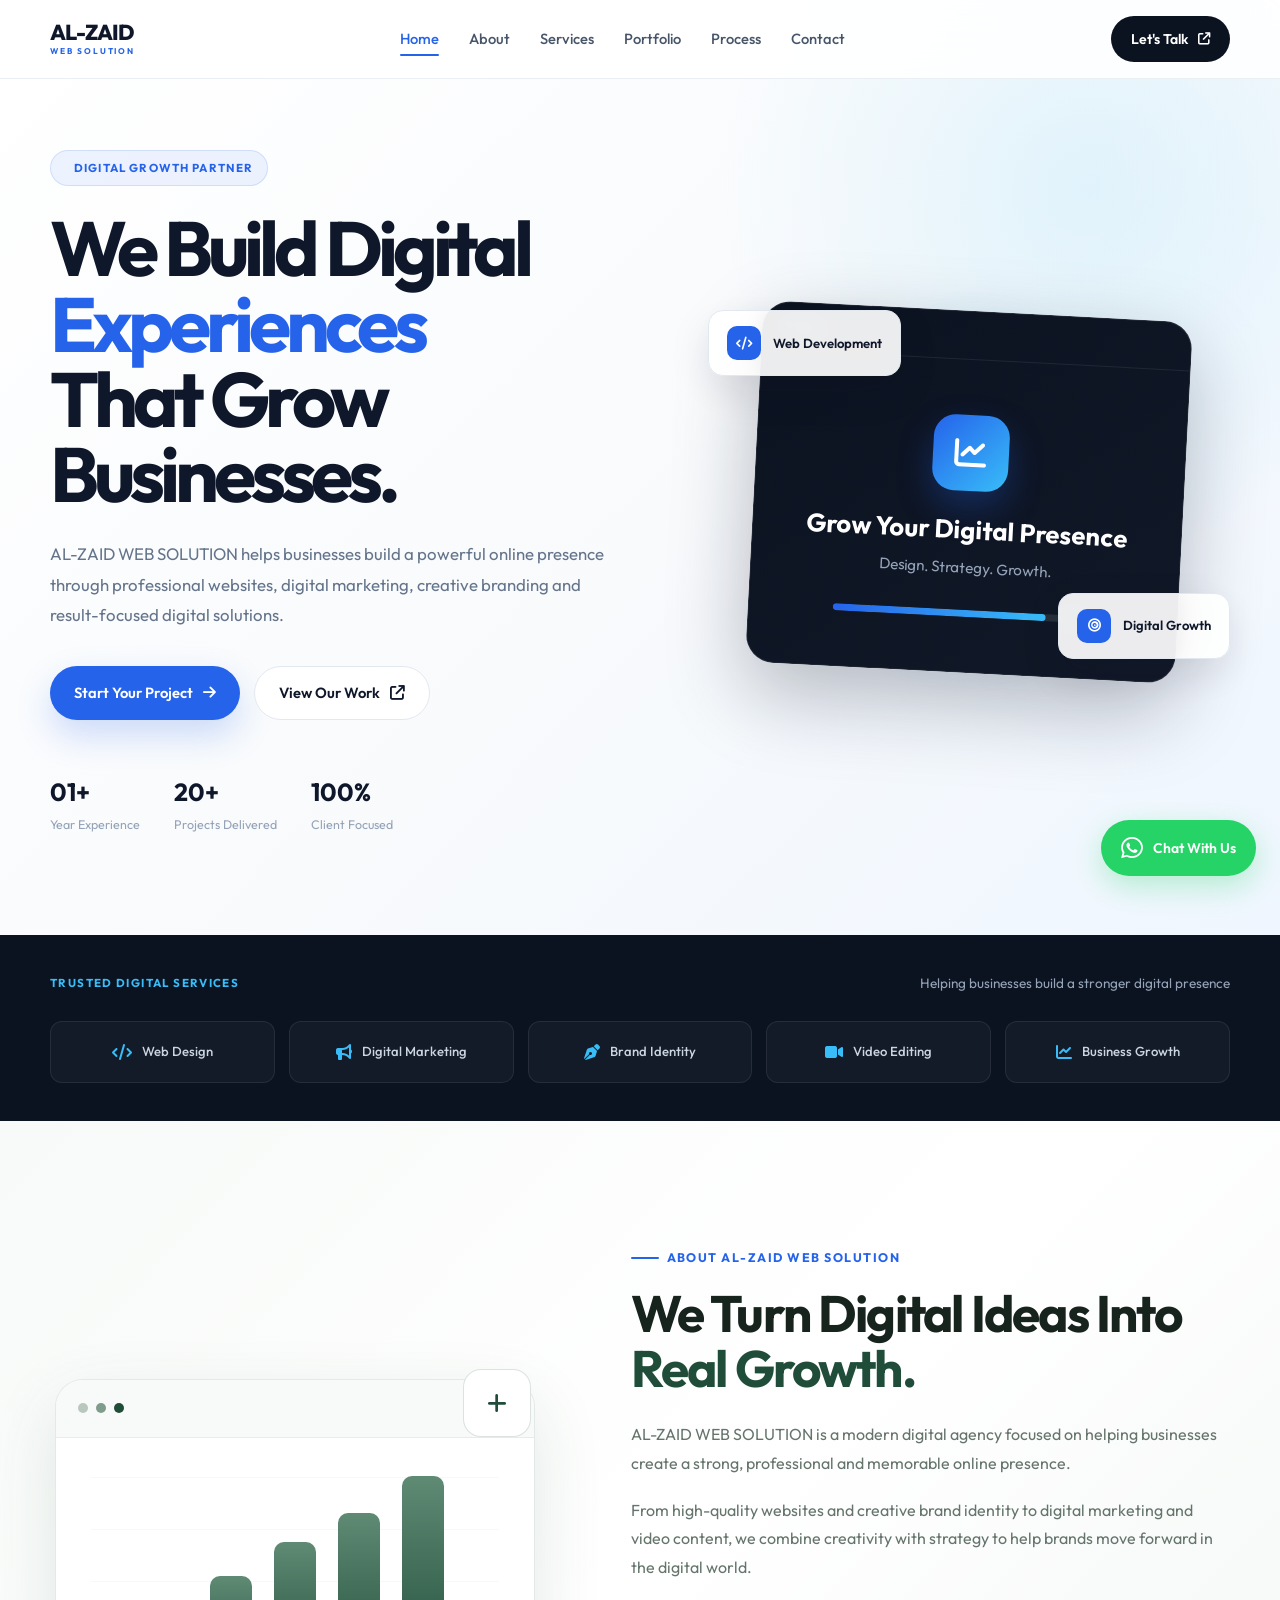
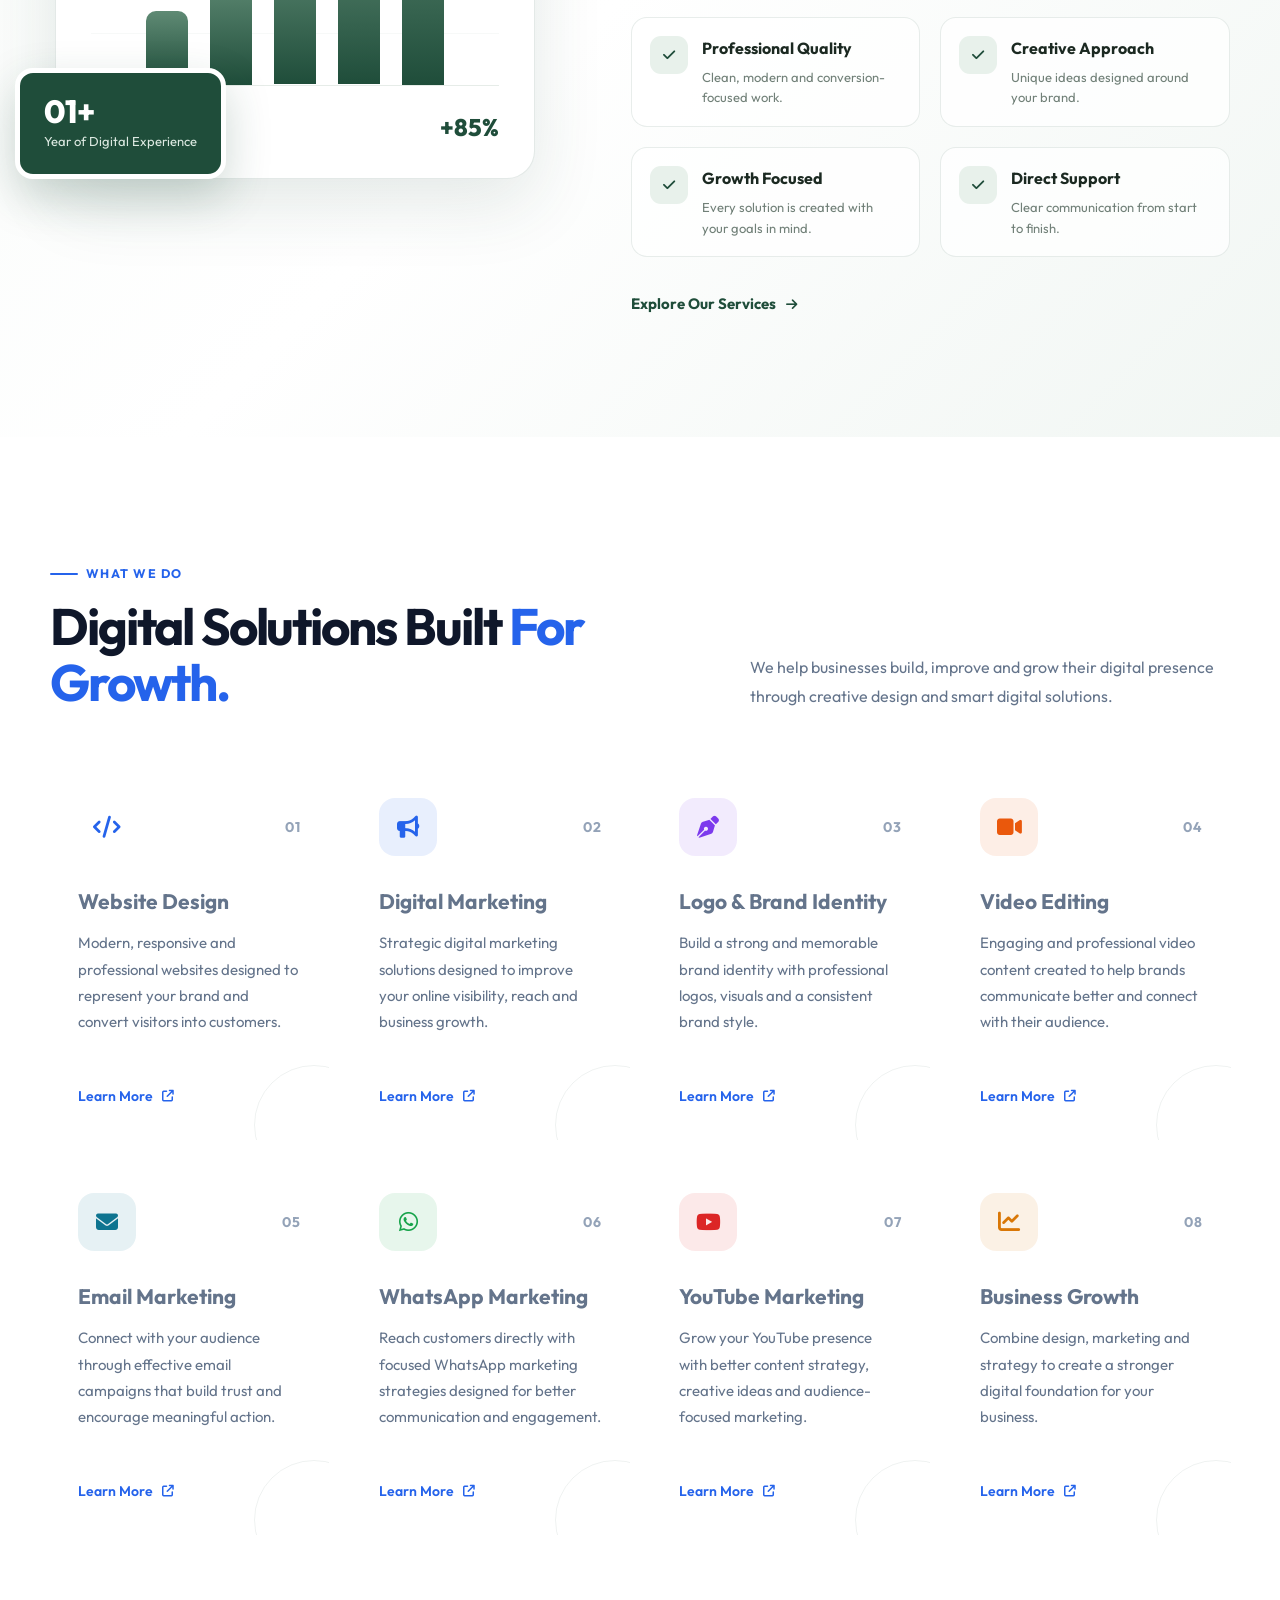
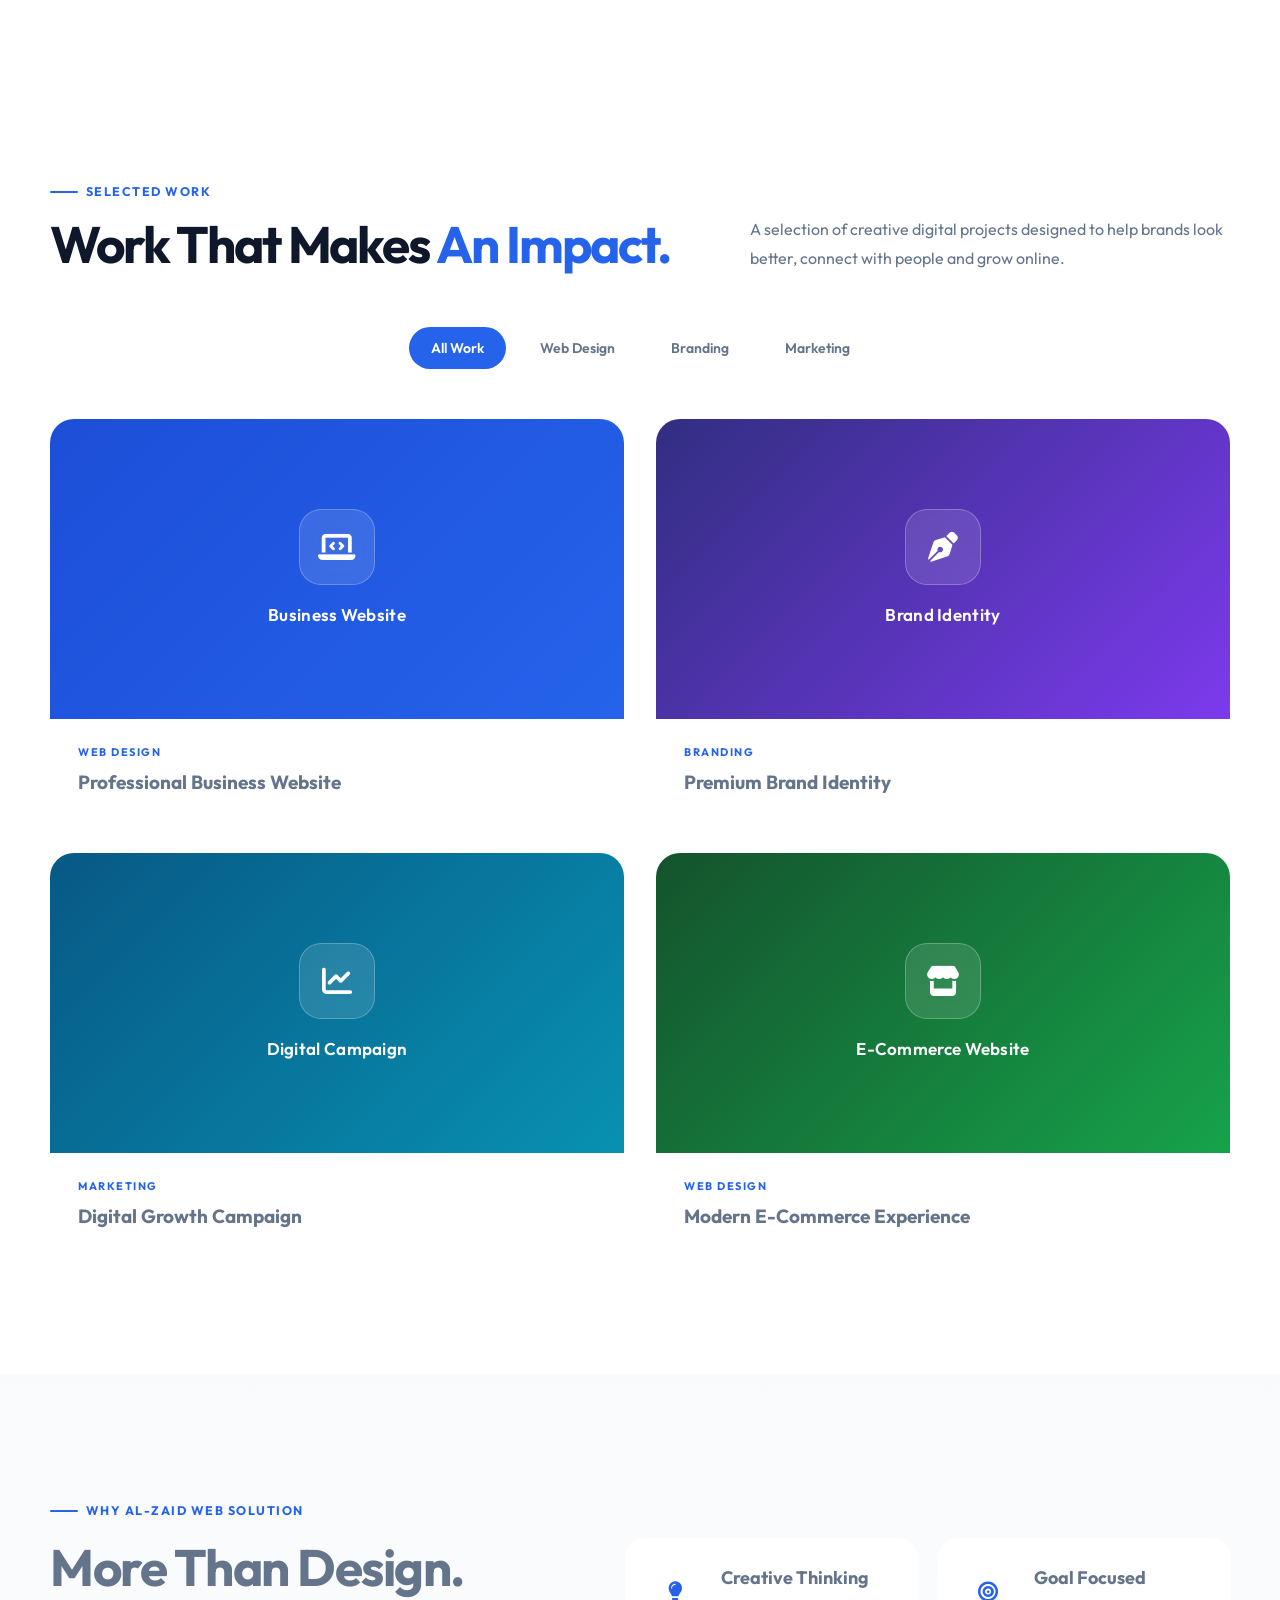
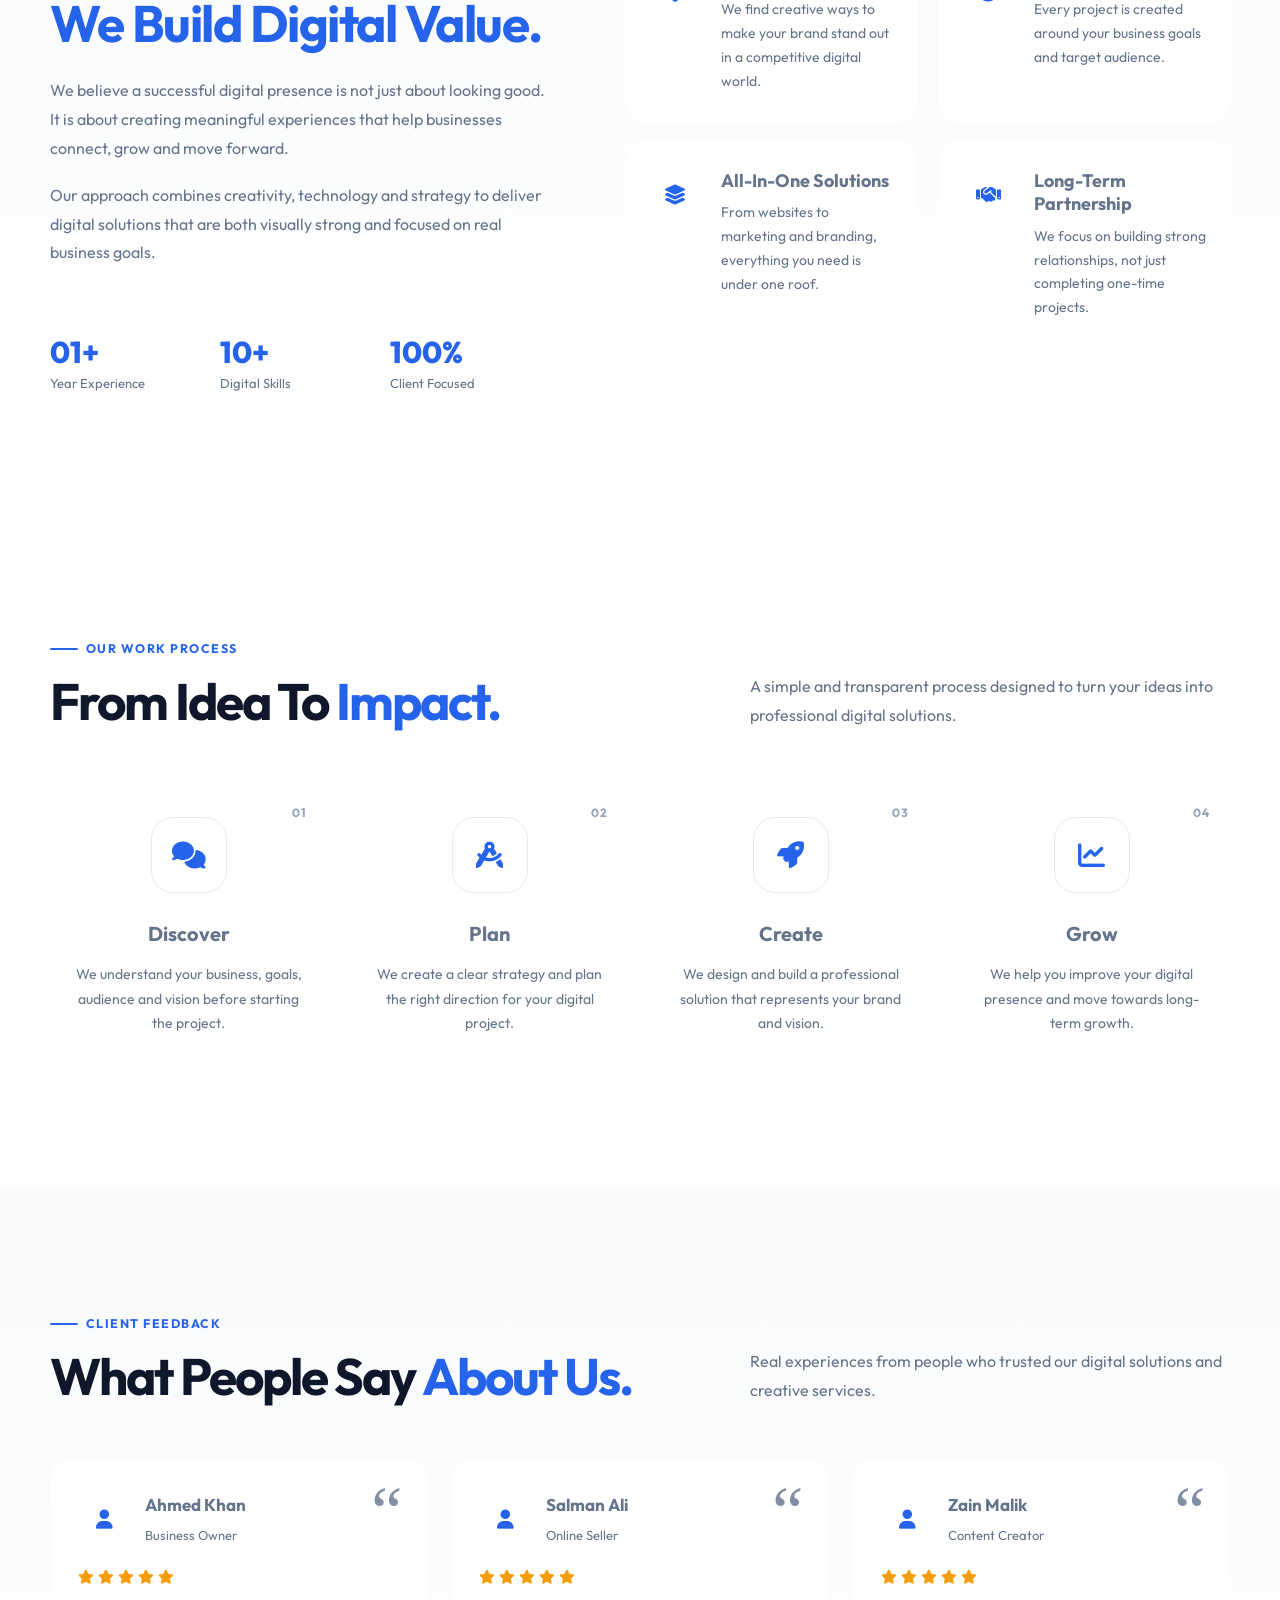
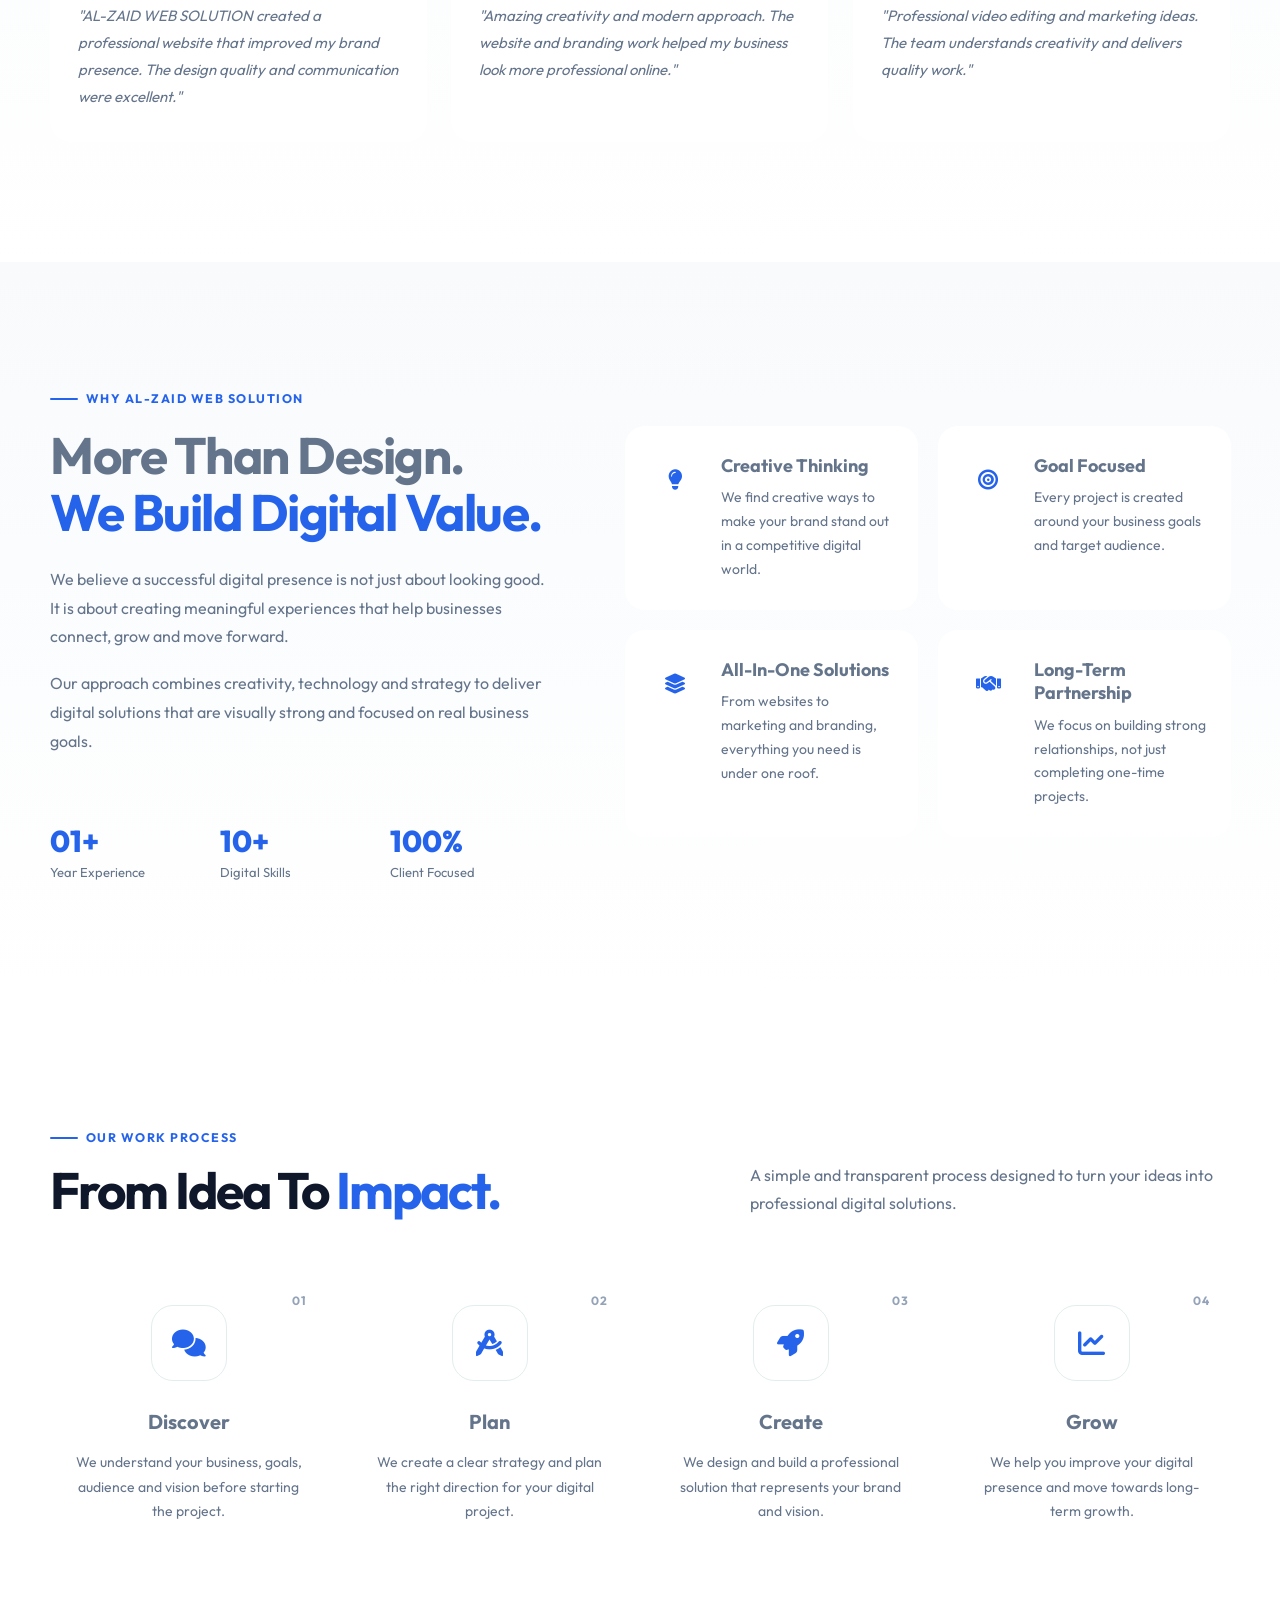
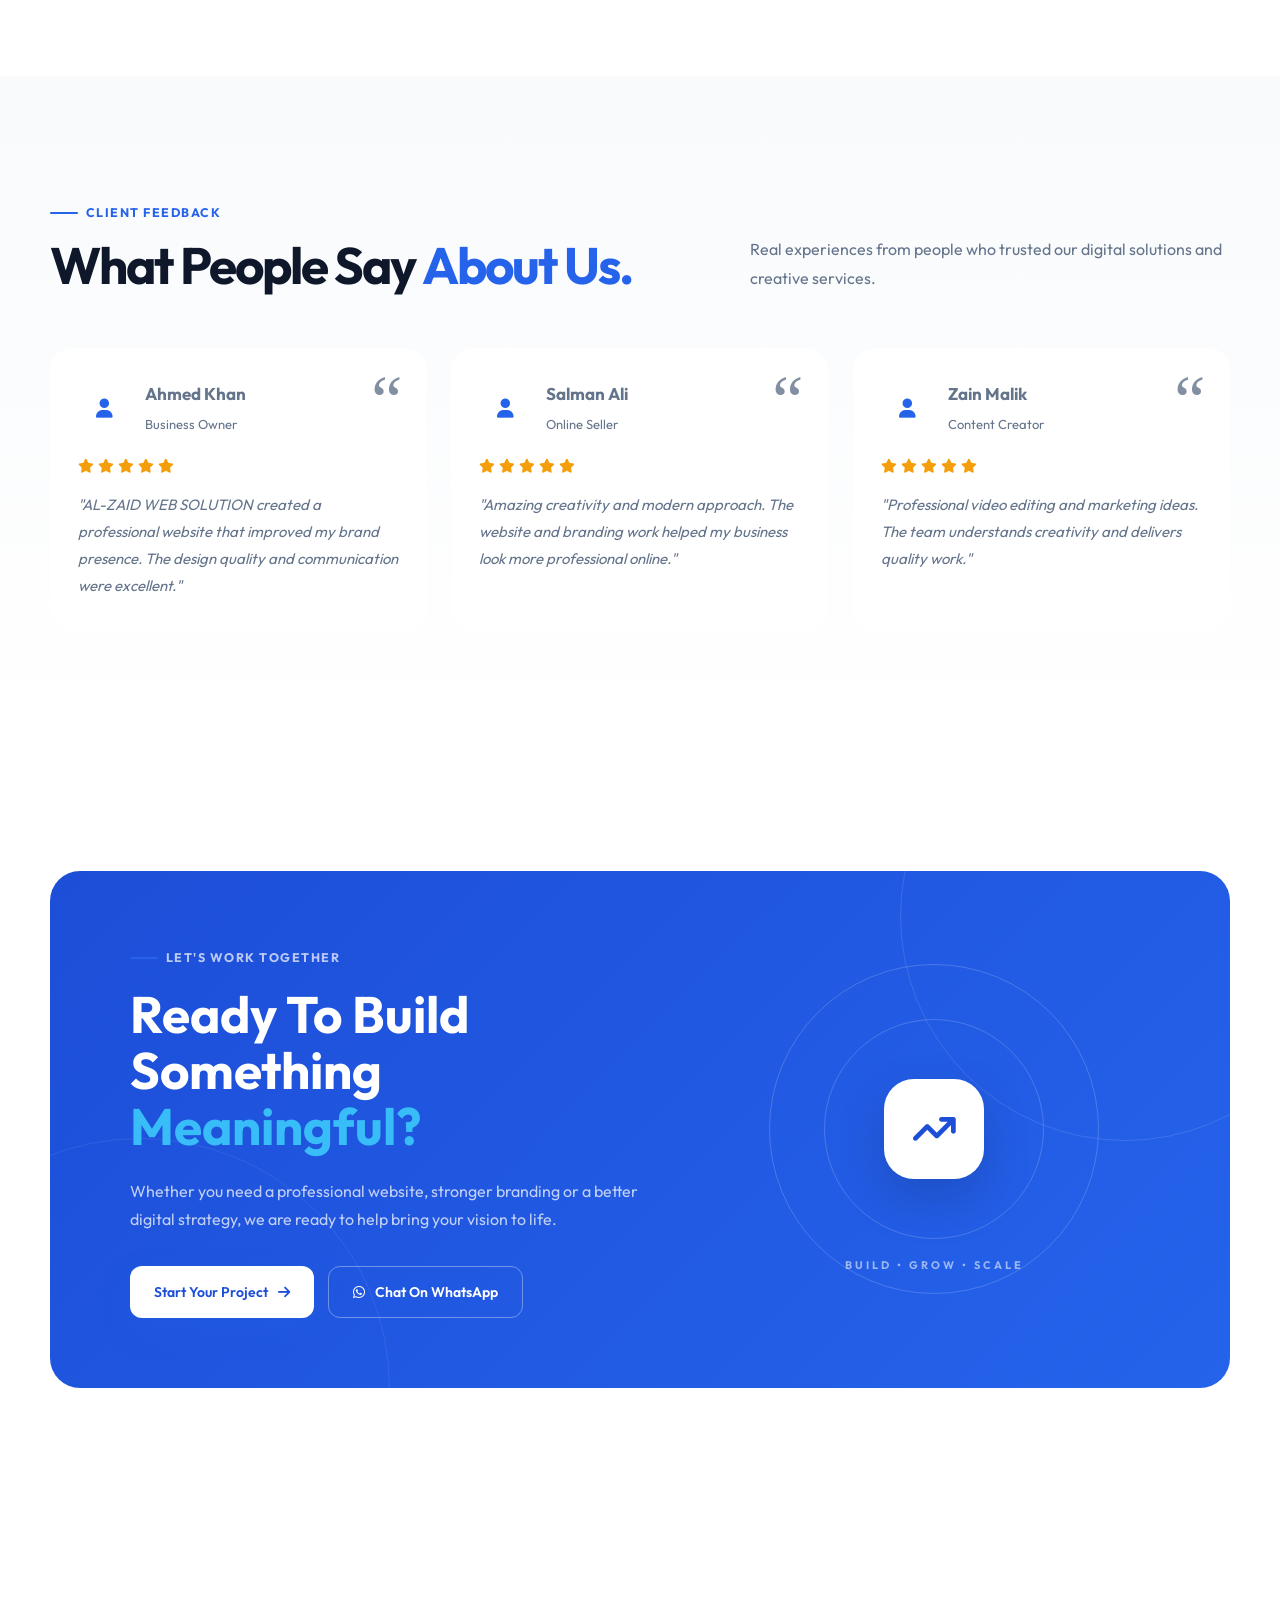
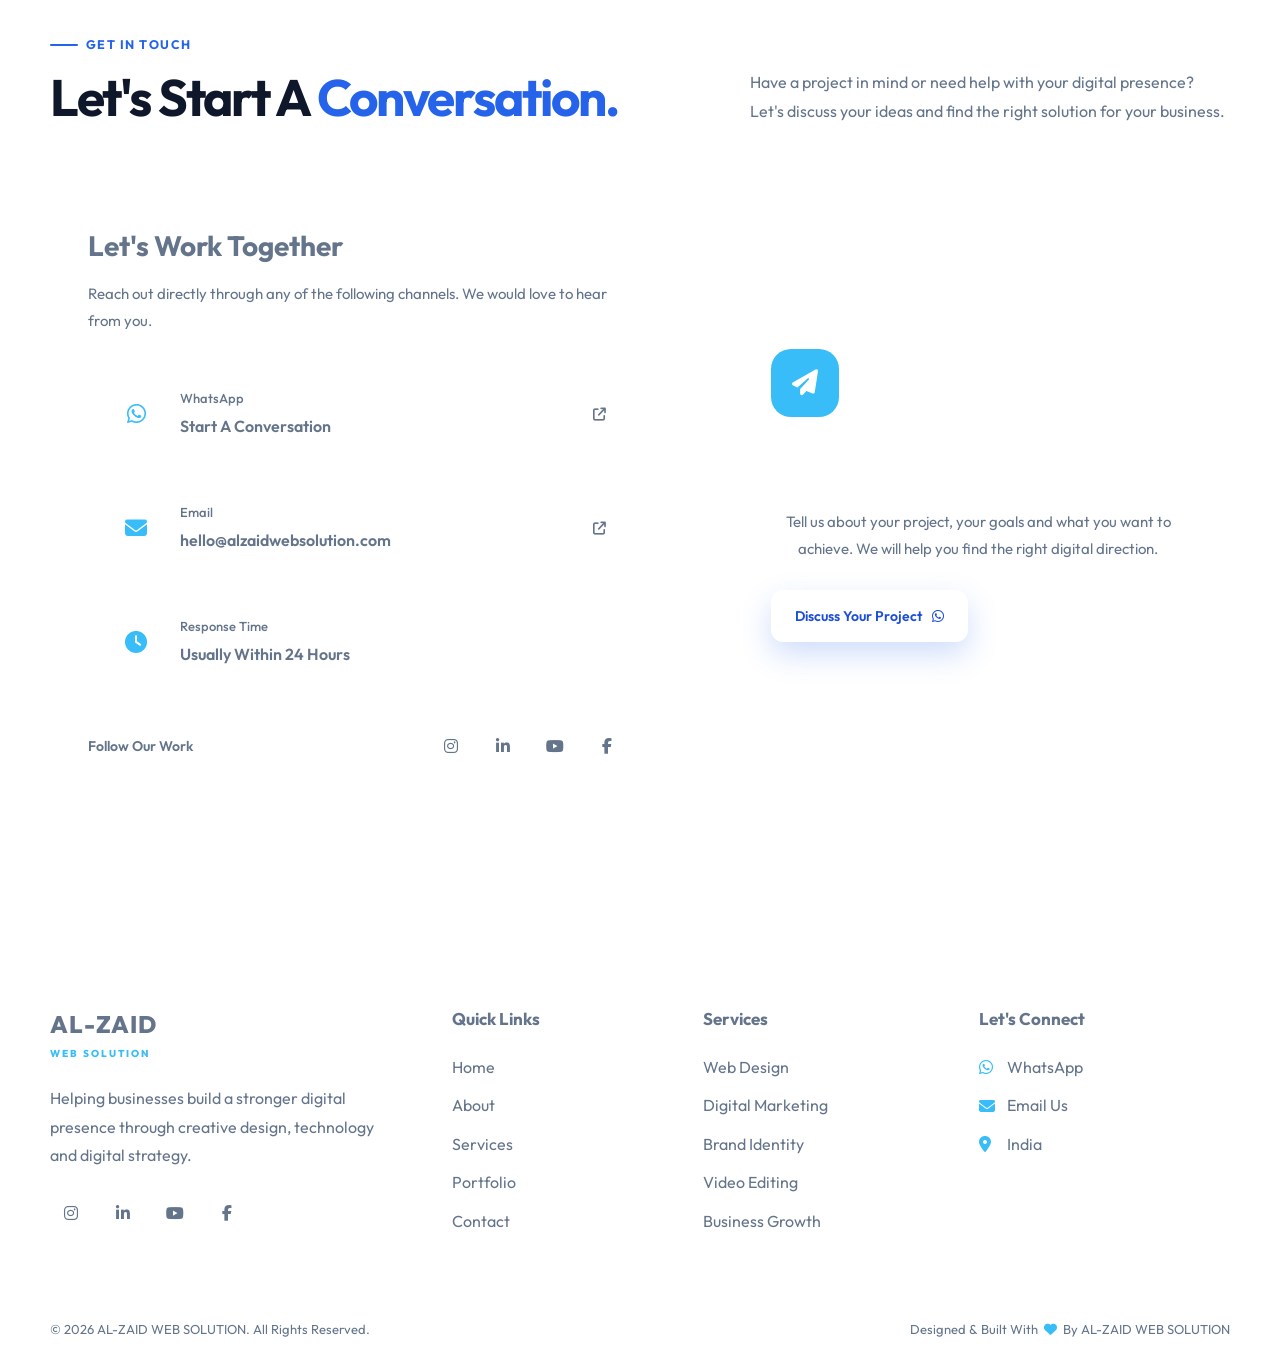
<file: org web/index.html>
<!DOCTYPE html>
<html lang="en">

<head>

    <!--==================================================
        BASIC META
    ==================================================-->

    <meta charset="UTF-8">

    <meta name="viewport"
        content="width=device-width, initial-scale=1.0">

    <meta name="description"
        content="AL-ZAID WEB SOLUTION - Professional Website Design, Digital Marketing, Branding and Creative Digital Solutions.">

    <meta name="author"
        content="AL-ZAID WEB SOLUTION">


    <!--==================================================
        PAGE TITLE
    ==================================================-->

    <title>
        AL-ZAID WEB SOLUTION | Digital Agency
    </title>


    <!--==================================================
        GOOGLE FONT
    ==================================================-->

    <link rel="preconnect"
        href="https://fonts.googleapis.com">

    <link rel="preconnect"
        href="https://fonts.gstatic.com"
        crossorigin>

    <link href="https://fonts.googleapis.com/css2?family=Outfit:wght@300;400;500;600;700;800&display=swap"
        rel="stylesheet">


    <!--==================================================
        FONT AWESOME
    ==================================================-->

    <link rel="stylesheet"
        href="https://cdnjs.cloudflare.com/ajax/libs/font-awesome/6.5.2/css/all.min.css">


    <!--==================================================
        CSS FILE
    ==================================================-->

    <link rel="stylesheet"
        href="style.css">

</head>


<body>


    <!--==================================================
        HEADER START
    ==================================================-->

    <header class="site-header">

        <div class="container">

            <nav class="main-navbar">


                <!--================ LOGO =================-->

                <a href="#home"
                    class="brand-logo">

                    AL-ZAID

                    <span>
                        WEB SOLUTION
                    </span>

                </a>


                <!--================ DESKTOP NAVIGATION =================-->

                <ul class="main-nav">

                    <li>

                        <a href="#home"
                            class="nav-link active">

                            Home

                        </a>

                    </li>


                    <li>

                        <a href="about.html"
                            class="nav-link">

                            About

                        </a>

                    </li>


                    <li>

                        <a href="service.html"
                            class="nav-link">

                            Services

                        </a>

                    </li>


                    <li>

                        <a href="podfolio.html"
                            class="nav-link">

                            Portfolio

                        </a>

                    </li>


                    <li>

                        <a href="process.html"
                            class="nav-link">

                            Process

                        </a>

                    </li>


                    <li>

                        <a href="#contact"
                            class="nav-link">

                            Contact

                        </a>

                    </li>

                </ul>


                <!--================ NAV ACTIONS =================-->

                <div class="nav-actions">


                    <!--================ CONTACT BUTTON =================-->

                    <a href="#contact"
                        class="nav-contact-btn">

                        Let's Talk

                        <i class="fa-solid fa-arrow-up-right-from-square"></i>

                    </a>


                    <!--================ MOBILE MENU BUTTON =================-->

                    <button class="mobile-menu-btn"
                        type="button"
                        aria-label="Open Menu"
                        aria-expanded="false">

                        <i class="fa-solid fa-bars"></i>

                    </button>

                </div>

            </nav>

        </div>

    </header>

    <!--==================================================
        HEADER END
    ==================================================-->



    <!--==================================================
        MAIN CONTENT START
    ==================================================-->

    <main id="main-content">


        <!--==================================================
            HERO SECTION START
        ==================================================-->

        <section class="hero-section"
            id="home">

            <div class="container">

                <div class="hero-grid">


                    <!--================ HERO CONTENT =================-->

                    <div class="hero-content">


                        <span class="hero-eyebrow">

                            <i class="fa-solid fa-sparkles"></i>

                            DIGITAL GROWTH PARTNER

                        </span>


                        <h1>

                            We Build Digital

                            <span>
                                Experiences
                            </span>

                            That Grow Businesses.

                        </h1>


                        <p>

                            AL-ZAID WEB SOLUTION helps businesses build a
                            powerful online presence through professional
                            websites, digital marketing, creative branding
                            and result-focused digital solutions.

                        </p>


                        <!--================ HERO ACTIONS =================-->

                        <div class="hero-actions">


                            <a href="#contact"
                                class="primary-btn">

                                Start Your Project

                                <i class="fa-solid fa-arrow-right"></i>

                            </a>


                            <a href="podfolio.html"
                                class="secondary-btn">

                                View Our Work

                                <i class="fa-solid fa-arrow-up-right-from-square"></i>

                            </a>

                        </div>


                        <!--================ HERO TRUST =================-->

                        <div class="hero-trust">


                            <div class="trust-item">

                                <strong>
                                    01+
                                </strong>

                                <span>
                                    Year Experience
                                </span>

                            </div>


                            <div class="trust-item">

                                <strong>
                                    20+
                                </strong>

                                <span>
                                    Projects Delivered
                                </span>

                            </div>


                            <div class="trust-item">

                                <strong>
                                    100%
                                </strong>

                                <span>
                                    Client Focused
                                </span>

                            </div>

                        </div>

                    </div>



                    <!--================ HERO VISUAL =================-->

                    <div class="hero-visual">


                        <div class="hero-visual-card">


                            <div class="visual-top-bar">

                                <span></span>

                                <span></span>

                                <span></span>

                            </div>


                            <div class="visual-content">


                                <div class="visual-icon">

                                    <i class="fa-solid fa-chart-line"></i>

                                </div>


                                <h3>

                                    Grow Your Digital Presence

                                </h3>


                                <p>

                                    Design. Strategy. Growth.

                                </p>


                                <div class="visual-progress">

                                    <span></span>

                                </div>

                            </div>

                        </div>


                        <!--================ FLOATING CARD ONE =================-->

                        <div class="floating-card floating-card-one">

                            <i class="fa-solid fa-code"></i>

                            <span>

                                Web Development

                            </span>

                        </div>


                        <!--================ FLOATING CARD TWO =================-->

                        <div class="floating-card floating-card-two">

                            <i class="fa-solid fa-bullseye"></i>

                            <span>

                                Digital Growth

                            </span>

                        </div>

                    </div>

                </div>

            </div>

        </section>

        <!--==================================================
            HERO SECTION END
        ==================================================-->



        <!--==================================================
            TRUSTED SERVICES SECTION START
        ==================================================-->

        <section class="trusted-section">

            <div class="container">


                <div class="trusted-heading">

                    <span>
                        TRUSTED DIGITAL SERVICES
                    </span>

                    <p>

                        Helping businesses build a stronger digital presence

                    </p>

                </div>


                <div class="trusted-grid">


                    <div class="trusted-card">

                        <i class="fa-solid fa-code"></i>

                        <span>
                            Web Design
                        </span>

                    </div>


                    <div class="trusted-card">

                        <i class="fa-solid fa-bullhorn"></i>

                        <span>
                            Digital Marketing
                        </span>

                    </div>


                    <div class="trusted-card">

                        <i class="fa-solid fa-pen-nib"></i>

                        <span>
                            Brand Identity
                        </span>

                    </div>


                    <div class="trusted-card">

                        <i class="fa-solid fa-video"></i>

                        <span>
                            Video Editing
                        </span>

                    </div>


                    <div class="trusted-card">

                        <i class="fa-solid fa-chart-line"></i>

                        <span>
                            Business Growth
                        </span>

                    </div>

                </div>

            </div>

        </section>

        <!--==================================================
            TRUSTED SERVICES SECTION END
        ==================================================-->



        <!--==================================================
            ABOUT SECTION START
        ==================================================-->

        <section class="about-section"
            id="about">

            <div class="container">

                <div class="about-grid">


                    <!--================ ABOUT VISUAL =================-->

                    <div class="about-visual">


                        <div class="about-main-card">


                            <div class="about-card-header">

                                <span class="about-card-dot"></span>

                                <span class="about-card-dot"></span>

                                <span class="about-card-dot"></span>

                            </div>


                            <div class="about-card-body">


                                <div class="about-chart">

                                    <div class="chart-bar bar-one"></div>

                                    <div class="chart-bar bar-two"></div>

                                    <div class="chart-bar bar-three"></div>

                                    <div class="chart-bar bar-four"></div>

                                    <div class="chart-bar bar-five"></div>

                                </div>


                                <div class="chart-label">

                                    <span>
                                        Digital Growth
                                    </span>

                                    <strong>
                                        +85%
                                    </strong>

                                </div>

                            </div>

                        </div>


                        <!--================ EXPERIENCE CARD =================-->

                        <div class="about-experience-card">

                            <strong>
                                01+
                            </strong>

                            <span>

                                Year of Digital Experience

                            </span>

                        </div>


                        <!--================ DECORATION =================-->

                        <div class="about-decoration">

                            <i class="fa-solid fa-plus"></i>

                        </div>

                    </div>



                    <!--================ ABOUT CONTENT =================-->

                    <div class="about-content">


                        <span class="section-label">

                            ABOUT AL-ZAID WEB SOLUTION

                        </span>


                        <h2>

                            We Turn Digital Ideas Into

                            <span>
                                Real Growth.
                            </span>

                        </h2>


                        <p>

                            AL-ZAID WEB SOLUTION is a modern digital agency
                            focused on helping businesses create a strong,
                            professional and memorable online presence.

                        </p>


                        <p>

                            From high-quality websites and creative brand
                            identity to digital marketing and video content,
                            we combine creativity with strategy to help
                            brands move forward in the digital world.

                        </p>


                        <!--================ ABOUT FEATURES =================-->

                        <div class="about-features">


                            <div class="about-feature">


                                <div class="feature-icon">

                                    <i class="fa-solid fa-check"></i>

                                </div>


                                <div>

                                    <h3>

                                        Professional Quality

                                    </h3>


                                    <p>

                                        Clean, modern and conversion-focused
                                        work.

                                    </p>

                                </div>

                            </div>


                            <div class="about-feature">


                                <div class="feature-icon">

                                    <i class="fa-solid fa-check"></i>

                                </div>


                                <div>

                                    <h3>

                                        Creative Approach

                                    </h3>


                                    <p>

                                        Unique ideas designed around your
                                        brand.

                                    </p>

                                </div>

                            </div>


                            <div class="about-feature">


                                <div class="feature-icon">

                                    <i class="fa-solid fa-check"></i>

                                </div>


                                <div>

                                    <h3>

                                        Growth Focused

                                    </h3>


                                    <p>

                                        Every solution is created with your
                                        goals in mind.

                                    </p>

                                </div>

                            </div>


                            <div class="about-feature">


                                <div class="feature-icon">

                                    <i class="fa-solid fa-check"></i>

                                </div>


                                <div>

                                    <h3>

                                        Direct Support

                                    </h3>


                                    <p>

                                        Clear communication from start to
                                        finish.

                                    </p>

                                </div>

                            </div>

                        </div>


                        <!--================ ABOUT LINK =================-->

                        <a href="#service.html"
                            class="text-link">

                            Explore Our Services

                            <i class="fa-solid fa-arrow-right"></i>

                        </a>

                    </div>

                </div>

            </div>

        </section>

        <!--==================================================
            ABOUT SECTION END
        ==================================================-->
                <!--==================================================
            SERVICES SECTION START
        ==================================================-->

        <section class="services-section"
            id="services">

            <div class="container">


                <!--================ SECTION HEADER =================-->

                <div class="section-header">

                    <div>

                        <span class="section-label">

                            WHAT WE DO

                        </span>


                        <h2>

                            Digital Solutions Built

                            <span>
                                For Growth.
                            </span>

                        </h2>

                    </div>


                    <p>

                        We help businesses build, improve and grow their
                        digital presence through creative design and smart
                        digital solutions.

                    </p>

                </div>



                <!--================ SERVICES GRID =================-->

                <div class="services-grid">


                    <!--================ SERVICE 01 =================-->

                    <div class="service-card">

                        <div class="service-card-top">

                            <div class="service-icon">

                                <i class="fa-solid fa-code"></i>

                            </div>


                            <span class="service-number">

                                01

                            </span>

                        </div>


                        <h3>

                            Website Design

                        </h3>


                        <p>

                            Modern, responsive and professional websites
                            designed to represent your brand and convert
                            visitors into customers.

                        </p>


                        <a href="#contact"
                            class="service-link">

                            Learn More

                            <i class="fa-solid fa-arrow-up-right-from-square"></i>

                        </a>

                    </div>



                    <!--================ SERVICE 02 =================-->

                    <div class="service-card">

                        <div class="service-card-top">

                            <div class="service-icon">

                                <i class="fa-solid fa-bullhorn"></i>

                            </div>


                            <span class="service-number">

                                02

                            </span>

                        </div>


                        <h3>

                            Digital Marketing

                        </h3>


                        <p>

                            Strategic digital marketing solutions designed
                            to improve your online visibility, reach and
                            business growth.

                        </p>


                        <a href="#contact"
                            class="service-link">

                            Learn More

                            <i class="fa-solid fa-arrow-up-right-from-square"></i>

                        </a>

                    </div>



                    <!--================ SERVICE 03 =================-->

                    <div class="service-card">

                        <div class="service-card-top">

                            <div class="service-icon">

                                <i class="fa-solid fa-pen-nib"></i>

                            </div>


                            <span class="service-number">

                                03

                            </span>

                        </div>


                        <h3>

                            Logo & Brand Identity

                        </h3>


                        <p>

                            Build a strong and memorable brand identity with
                            professional logos, visuals and a consistent
                            brand style.

                        </p>


                        <a href="#contact"
                            class="service-link">

                            Learn More

                            <i class="fa-solid fa-arrow-up-right-from-square"></i>

                        </a>

                    </div>



                    <!--================ SERVICE 04 =================-->

                    <div class="service-card">

                        <div class="service-card-top">

                            <div class="service-icon">

                                <i class="fa-solid fa-video"></i>

                            </div>


                            <span class="service-number">

                                04

                            </span>

                        </div>


                        <h3>

                            Video Editing

                        </h3>


                        <p>

                            Engaging and professional video content created
                            to help brands communicate better and connect
                            with their audience.

                        </p>


                        <a href="#contact"
                            class="service-link">

                            Learn More

                            <i class="fa-solid fa-arrow-up-right-from-square"></i>

                        </a>

                    </div>



                    <!--================ SERVICE 05 =================-->

                    <div class="service-card">

                        <div class="service-card-top">

                            <div class="service-icon">

                                <i class="fa-solid fa-envelope"></i>

                            </div>


                            <span class="service-number">

                                05

                            </span>

                        </div>


                        <h3>

                            Email Marketing

                        </h3>


                        <p>

                            Connect with your audience through effective
                            email campaigns that build trust and encourage
                            meaningful action.

                        </p>


                        <a href="#contact"
                            class="service-link">

                            Learn More

                            <i class="fa-solid fa-arrow-up-right-from-square"></i>

                        </a>

                    </div>



                    <!--================ SERVICE 06 =================-->

                    <div class="service-card">

                        <div class="service-card-top">

                            <div class="service-icon">

                                <i class="fa-brands fa-whatsapp"></i>

                            </div>


                            <span class="service-number">

                                06

                            </span>

                        </div>


                        <h3>

                            WhatsApp Marketing

                        </h3>


                        <p>

                            Reach customers directly with focused WhatsApp
                            marketing strategies designed for better
                            communication and engagement.

                        </p>


                        <a href="#contact"
                            class="service-link">

                            Learn More

                            <i class="fa-solid fa-arrow-up-right-from-square"></i>

                        </a>

                    </div>



                    <!--================ SERVICE 07 =================-->

                    <div class="service-card">

                        <div class="service-card-top">

                            <div class="service-icon">

                                <i class="fa-brands fa-youtube"></i>

                            </div>


                            <span class="service-number">

                                07

                            </span>

                        </div>


                        <h3>

                            YouTube Marketing

                        </h3>


                        <p>

                            Grow your YouTube presence with better content
                            strategy, creative ideas and audience-focused
                            marketing.

                        </p>


                        <a href="#contact"
                            class="service-link">

                            Learn More

                            <i class="fa-solid fa-arrow-up-right-from-square"></i>

                        </a>

                    </div>



                    <!--================ SERVICE 08 =================-->

                    <div class="service-card">

                        <div class="service-card-top">

                            <div class="service-icon">

                                <i class="fa-solid fa-chart-line"></i>

                            </div>


                            <span class="service-number">

                                08

                            </span>

                        </div>


                        <h3>

                            Business Growth

                        </h3>


                        <p>

                            Combine design, marketing and strategy to create
                            a stronger digital foundation for your business.

                        </p>


                        <a href="#contact"
                            class="service-link">

                            Learn More

                            <i class="fa-solid fa-arrow-up-right-from-square"></i>

                        </a>

                    </div>

                </div>

            </div>

        </section>

        <!--==================================================
            SERVICES SECTION END
        ==================================================-->



        <!--==================================================
            PORTFOLIO SECTION START
        ==================================================-->

        <section class="portfolio-section"
            id="portfolio">

            <div class="container">


                <!--================ SECTION HEADER =================-->

                <div class="section-header">

                    <div>

                        <span class="section-label">

                            SELECTED WORK

                        </span>


                        <h2>

                            Work That Makes

                            <span>
                                An Impact.
                            </span>

                        </h2>

                    </div>


                    <p>

                        A selection of creative digital projects designed
                        to help brands look better, connect with people and
                        grow online.

                    </p>

                </div>



                <!--================ PORTFOLIO FILTER =================-->

                <div class="portfolio-filter">


                    <button class="filter-btn active"
                        type="button"
                        data-filter="all">

                        All Work

                    </button>


                    <button class="filter-btn"
                        type="button"
                        data-filter="web">

                        Web Design

                    </button>


                    <button class="filter-btn"
                        type="button"
                        data-filter="brand">

                        Branding

                    </button>


                    <button class="filter-btn"
                        type="button"
                        data-filter="marketing">

                        Marketing

                    </button>

                </div>



                <!--================ PORTFOLIO GRID =================-->

                <div class="portfolio-grid">


                    <!--================ PORTFOLIO 01 =================-->

                    <div class="portfolio-item"
                        data-category="web">


                        <div class="portfolio-image">

                            <div class="portfolio-placeholder">

                                <i class="fa-solid fa-laptop-code"></i>

                                <span>

                                    Business Website

                                </span>

                            </div>


                            <div class="portfolio-overlay">

                                <a href="#contact"
                                    aria-label="View Project">

                                    <i class="fa-solid fa-arrow-up-right-from-square"></i>

                                </a>

                            </div>

                        </div>


                        <div class="portfolio-content">

                            <div>

                                <span>

                                    WEB DESIGN

                                </span>


                                <h3>

                                    Professional Business Website

                                </h3>

                            </div>


                            <i class="fa-solid fa-arrow-up-right"></i>

                        </div>

                    </div>



                    <!--================ PORTFOLIO 02 =================-->

                    <div class="portfolio-item"
                        data-category="brand">


                        <div class="portfolio-image">

                            <div class="portfolio-placeholder">

                                <i class="fa-solid fa-pen-nib"></i>

                                <span>

                                    Brand Identity

                                </span>

                            </div>


                            <div class="portfolio-overlay">

                                <a href="#contact"
                                    aria-label="View Project">

                                    <i class="fa-solid fa-arrow-up-right-from-square"></i>

                                </a>

                            </div>

                        </div>


                        <div class="portfolio-content">

                            <div>

                                <span>

                                    BRANDING

                                </span>


                                <h3>

                                    Premium Brand Identity

                                </h3>

                            </div>


                            <i class="fa-solid fa-arrow-up-right"></i>

                        </div>

                    </div>



                    <!--================ PORTFOLIO 03 =================-->

                    <div class="portfolio-item"
                        data-category="marketing">


                        <div class="portfolio-image">

                            <div class="portfolio-placeholder">

                                <i class="fa-solid fa-chart-line"></i>

                                <span>

                                    Digital Campaign

                                </span>

                            </div>


                            <div class="portfolio-overlay">

                                <a href="#contact"
                                    aria-label="View Project">

                                    <i class="fa-solid fa-arrow-up-right-from-square"></i>

                                </a>

                            </div>

                        </div>


                        <div class="portfolio-content">

                            <div>

                                <span>

                                    MARKETING

                                </span>


                                <h3>

                                    Digital Growth Campaign

                                </h3>

                            </div>


                            <i class="fa-solid fa-arrow-up-right"></i>

                        </div>

                    </div>



                    <!--================ PORTFOLIO 04 =================-->

                    <div class="portfolio-item"
                        data-category="web">


                        <div class="portfolio-image">

                            <div class="portfolio-placeholder">

                                <i class="fa-solid fa-store"></i>

                                <span>

                                    E-Commerce Website

                                </span>

                            </div>


                            <div class="portfolio-overlay">

                                <a href="#contact"
                                    aria-label="View Project">

                                    <i class="fa-solid fa-arrow-up-right-from-square"></i>

                                </a>

                            </div>

                        </div>


                        <div class="portfolio-content">

                            <div>

                                <span>

                                    WEB DESIGN

                                </span>


                                <h3>

                                    Modern E-Commerce Experience

                                </h3>

                            </div>


                            <i class="fa-solid fa-arrow-up-right"></i>

                        </div>

                    </div>

                </div>

            </div>

        </section>

        <!--==================================================
            PORTFOLIO SECTION END
        ==================================================-->
                <!--==================================================
            WHY CHOOSE US SECTION START
        ==================================================-->

        <section class="why-us-section">

            <div class="container">

                <div class="why-us-grid">


                    <!--================ WHY US CONTENT =================-->

                    <div class="why-us-content">


                        <span class="section-label">

                            WHY AL-ZAID WEB SOLUTION

                        </span>


                        <h2>

                            More Than Design.

                            <span>
                                We Build Digital Value.
                            </span>

                        </h2>


                        <p>

                            We believe a successful digital presence is not
                            just about looking good. It is about creating
                            meaningful experiences that help businesses
                            connect, grow and move forward.

                        </p>


                        <p>

                            Our approach combines creativity, technology and
                            strategy to deliver digital solutions that are
                            both visually strong and focused on real business
                            goals.

                        </p>


                        <!--================ WHY US STATS =================-->

                        <div class="why-us-stats">


                            <div class="why-stat">

                                <strong>

                                    01+

                                </strong>


                                <span>

                                    Year Experience

                                </span>

                            </div>


                            <div class="why-stat">

                                <strong>

                                    10+

                                </strong>


                                <span>

                                    Digital Skills

                                </span>

                            </div>


                            <div class="why-stat">

                                <strong>

                                    100%

                                </strong>


                                <span>

                                    Client Focused

                                </span>

                            </div>

                        </div>

                    </div>



                    <!--================ WHY US FEATURES =================-->

                    <div class="why-us-features">


                        <!--================ FEATURE 01 =================-->

                        <div class="why-feature-card">


                            <div class="why-feature-icon">

                                <i class="fa-solid fa-lightbulb"></i>

                            </div>


                            <div>

                                <h3>

                                    Creative Thinking

                                </h3>


                                <p>

                                    We find creative ways to make your brand
                                    stand out in a competitive digital world.

                                </p>

                            </div>

                        </div>



                        <!--================ FEATURE 02 =================-->

                        <div class="why-feature-card">


                            <div class="why-feature-icon">

                                <i class="fa-solid fa-bullseye"></i>

                            </div>


                            <div>

                                <h3>

                                    Goal Focused

                                </h3>


                                <p>

                                    Every project is created around your
                                    business goals and target audience.

                                </p>

                            </div>

                        </div>



                        <!--================ FEATURE 03 =================-->

                        <div class="why-feature-card">


                            <div class="why-feature-icon">

                                <i class="fa-solid fa-layer-group"></i>

                            </div>


                            <div>

                                <h3>

                                    All-In-One Solutions

                                </h3>


                                <p>

                                    From websites to marketing and branding,
                                    everything you need is under one roof.

                                </p>

                            </div>

                        </div>



                        <!--================ FEATURE 04 =================-->

                        <div class="why-feature-card">


                            <div class="why-feature-icon">

                                <i class="fa-solid fa-handshake"></i>

                            </div>


                            <div>

                                <h3>

                                    Long-Term Partnership

                                </h3>


                                <p>

                                    We focus on building strong relationships,
                                    not just completing one-time projects.

                                </p>

                            </div>

                        </div>

                    </div>

                </div>

            </div>

        </section>

        <!--==================================================
            WHY CHOOSE US SECTION END
        ==================================================-->



        <!--==================================================
            WORK PROCESS SECTION START
        ==================================================-->

        <section class="process-section"
            id="process">

            <div class="container">


                <!--================ SECTION HEADER =================-->

                <div class="section-header">


                    <div>

                        <span class="section-label">

                            OUR WORK PROCESS

                        </span>


                        <h2>

                            From Idea To

                            <span>
                                Impact.
                            </span>

                        </h2>

                    </div>


                    <p>

                        A simple and transparent process designed to turn
                        your ideas into professional digital solutions.

                    </p>

                </div>



                <!--================ PROCESS GRID =================-->

                <div class="process-grid">


                    <!--================ PROCESS 01 =================-->

                    <div class="process-card">


                        <div class="process-number">

                            01

                        </div>


                        <div class="process-icon">

                            <i class="fa-solid fa-comments"></i>

                        </div>


                        <h3>

                            Discover

                        </h3>


                        <p>

                            We understand your business, goals, audience and
                            vision before starting the project.

                        </p>


                        <span class="process-line"></span>

                    </div>



                    <!--================ PROCESS 02 =================-->

                    <div class="process-card">


                        <div class="process-number">

                            02

                        </div>


                        <div class="process-icon">

                            <i class="fa-solid fa-compass-drafting"></i>

                        </div>


                        <h3>

                            Plan

                        </h3>


                        <p>

                            We create a clear strategy and plan the right
                            direction for your digital project.

                        </p>


                        <span class="process-line"></span>

                    </div>



                    <!--================ PROCESS 03 =================-->

                    <div class="process-card">


                        <div class="process-number">

                            03

                        </div>


                        <div class="process-icon">

                            <i class="fa-solid fa-rocket"></i>

                        </div>


                        <h3>

                            Create

                        </h3>


                        <p>

                            We design and build a professional solution that
                            represents your brand and vision.

                        </p>


                        <span class="process-line"></span>

                    </div>



                    <!--================ PROCESS 04 =================-->

                    <div class="process-card">


                        <div class="process-number">

                            04

                        </div>


                        <div class="process-icon">

                            <i class="fa-solid fa-chart-line"></i>

                        </div>


                        <h3>

                            Grow

                        </h3>


                        <p>

                            We help you improve your digital presence and move
                            towards long-term growth.

                        </p>

                    </div>

                </div>

            </div>

        </section>

        <!--==================================================
            WORK PROCESS SECTION END
        ==================================================-->



        <!--==================================================
            TESTIMONIAL SECTION START
        ==================================================-->

        <section class="testimonial-section">

            <div class="container">


                <!--================ SECTION HEADER =================-->

                <div class="section-header">


                    <div>

                        <span class="section-label">

                            CLIENT FEEDBACK

                        </span>


                        <h2>

                            What People Say

                            <span>
                                About Us.
                            </span>

                        </h2>

                    </div>


                    <p>

                        Real experiences from people who trusted our digital
                        solutions and creative services.

                    </p>

                </div>



                <!--================ TESTIMONIAL GRID =================-->

                <div class="testimonial-grid">


                    <!--================ TESTIMONIAL 01 =================-->

                    <div class="testimonial-card">


                        <div class="testimonial-top">


                            <div class="client-image">

                                <i class="fa-solid fa-user"></i>

                            </div>


                            <div>

                                <h3>

                                    Ahmed Khan

                                </h3>


                                <span>

                                    Business Owner

                                </span>

                            </div>

                        </div>



                        <div class="rating">

                            <i class="fa-solid fa-star"></i>

                            <i class="fa-solid fa-star"></i>

                            <i class="fa-solid fa-star"></i>

                            <i class="fa-solid fa-star"></i>

                            <i class="fa-solid fa-star"></i>

                        </div>



                        <p>

                            "AL-ZAID WEB SOLUTION created a professional
                            website that improved my brand presence. The
                            design quality and communication were excellent."

                        </p>

                    </div>



                    <!--================ TESTIMONIAL 02 =================-->

                    <div class="testimonial-card">


                        <div class="testimonial-top">


                            <div class="client-image">

                                <i class="fa-solid fa-user"></i>

                            </div>


                            <div>

                                <h3>

                                    Salman Ali

                                </h3>


                                <span>

                                    Online Seller

                                </span>

                            </div>

                        </div>



                        <div class="rating">

                            <i class="fa-solid fa-star"></i>

                            <i class="fa-solid fa-star"></i>

                            <i class="fa-solid fa-star"></i>

                            <i class="fa-solid fa-star"></i>

                            <i class="fa-solid fa-star"></i>

                        </div>



                        <p>

                            "Amazing creativity and modern approach. The
                            website and branding work helped my business look
                            more professional online."

                        </p>

                    </div>



                    <!--================ TESTIMONIAL 03 =================-->

                    <div class="testimonial-card">


                        <div class="testimonial-top">


                            <div class="client-image">

                                <i class="fa-solid fa-user"></i>

                            </div>


                            <div>

                                <h3>

                                    Zain Malik

                                </h3>


                                <span>

                                    Content Creator

                                </span>

                            </div>

                        </div>



                        <div class="rating">

                            <i class="fa-solid fa-star"></i>

                            <i class="fa-solid fa-star"></i>

                            <i class="fa-solid fa-star"></i>

                            <i class="fa-solid fa-star"></i>

                            <i class="fa-solid fa-star"></i>

                        </div>



                        <p>

                            "Professional video editing and marketing ideas.
                            The team understands creativity and delivers
                            quality work."

                        </p>

                    </div>

                </div>

            </div>

        </section>

        <!--==================================================
            TESTIMONIAL SECTION END
        ==================================================-->
                <!--==================================================
            WHY CHOOSE US SECTION START
        ==================================================-->

        <section class="why-us-section">

            <div class="container">

                <div class="why-us-grid">


                    <!--================ WHY US CONTENT =================-->

                    <div class="why-us-content">


                        <span class="section-label">

                            WHY AL-ZAID WEB SOLUTION

                        </span>


                        <h2>

                            More Than Design.

                            <span>We Build Digital Value.</span>

                        </h2>


                        <p>

                            We believe a successful digital presence is not
                            just about looking good. It is about creating
                            meaningful experiences that help businesses
                            connect, grow and move forward.

                        </p>


                        <p>

                            Our approach combines creativity, technology and
                            strategy to deliver digital solutions that are
                            visually strong and focused on real business goals.

                        </p>


                        <!--================ WHY US STATS =================-->

                        <div class="why-us-stats">


                            <div class="why-stat">

                                <strong>

                                    01+

                                </strong>


                                <span>

                                    Year Experience

                                </span>

                            </div>


                            <div class="why-stat">

                                <strong>

                                    10+

                                </strong>


                                <span>

                                    Digital Skills

                                </span>

                            </div>


                            <div class="why-stat">

                                <strong>

                                    100%

                                </strong>


                                <span>

                                    Client Focused

                                </span>

                            </div>

                        </div>

                    </div>



                    <!--================ WHY US FEATURES =================-->

                    <div class="why-us-features">


                        <div class="why-feature-card">


                            <div class="why-feature-icon">

                                <i class="fa-solid fa-lightbulb"></i>

                            </div>


                            <div>

                                <h3>

                                    Creative Thinking

                                </h3>


                                <p>

                                    We find creative ways to make your brand
                                    stand out in a competitive digital world.

                                </p>

                            </div>

                        </div>



                        <div class="why-feature-card">


                            <div class="why-feature-icon">

                                <i class="fa-solid fa-bullseye"></i>

                            </div>


                            <div>

                                <h3>

                                    Goal Focused

                                </h3>


                                <p>

                                    Every project is created around your
                                    business goals and target audience.

                                </p>

                            </div>

                        </div>



                        <div class="why-feature-card">


                            <div class="why-feature-icon">

                                <i class="fa-solid fa-layer-group"></i>

                            </div>


                            <div>

                                <h3>

                                    All-In-One Solutions

                                </h3>


                                <p>

                                    From websites to marketing and branding,
                                    everything you need is under one roof.

                                </p>

                            </div>

                        </div>



                        <div class="why-feature-card">


                            <div class="why-feature-icon">

                                <i class="fa-solid fa-handshake"></i>

                            </div>


                            <div>

                                <h3>

                                    Long-Term Partnership

                                </h3>


                                <p>

                                    We focus on building strong relationships,
                                    not just completing one-time projects.

                                </p>

                            </div>

                        </div>

                    </div>

                </div>

            </div>

        </section>

        <!--==================================================
            WHY CHOOSE US SECTION END
        ==================================================-->



        <!--==================================================
            WORK PROCESS SECTION START
        ==================================================-->

        <section class="process-section"
            id="process">

            <div class="container">


                <!--================ SECTION HEADER =================-->

                <div class="section-header">


                    <div>

                        <span class="section-label">

                            OUR WORK PROCESS

                        </span>


                        <h2>

                            From Idea To

                            <span>Impact.</span>

                        </h2>

                    </div>


                    <p>

                        A simple and transparent process designed to turn
                        your ideas into professional digital solutions.

                    </p>

                </div>



                <!--================ PROCESS GRID =================-->

                <div class="process-grid">


                    <div class="process-card">


                        <div class="process-number">

                            01

                        </div>


                        <div class="process-icon">

                            <i class="fa-solid fa-comments"></i>

                        </div>


                        <h3>

                            Discover

                        </h3>


                        <p>

                            We understand your business, goals, audience and
                            vision before starting the project.

                        </p>


                        <span class="process-line"></span>

                    </div>



                    <div class="process-card">


                        <div class="process-number">

                            02

                        </div>


                        <div class="process-icon">

                            <i class="fa-solid fa-compass-drafting"></i>

                        </div>


                        <h3>

                            Plan

                        </h3>


                        <p>

                            We create a clear strategy and plan the right
                            direction for your digital project.

                        </p>


                        <span class="process-line"></span>

                    </div>



                    <div class="process-card">


                        <div class="process-number">

                            03

                        </div>


                        <div class="process-icon">

                            <i class="fa-solid fa-rocket"></i>

                        </div>


                        <h3>

                            Create

                        </h3>


                        <p>

                            We design and build a professional solution that
                            represents your brand and vision.

                        </p>


                        <span class="process-line"></span>

                    </div>



                    <div class="process-card">


                        <div class="process-number">

                            04

                        </div>


                        <div class="process-icon">

                            <i class="fa-solid fa-chart-line"></i>

                        </div>


                        <h3>

                            Grow

                        </h3>


                        <p>

                            We help you improve your digital presence and move
                            towards long-term growth.

                        </p>

                    </div>

                </div>

            </div>

        </section>

        <!--==================================================
            WORK PROCESS SECTION END
        ==================================================-->
                <!--==================================================
            TESTIMONIAL SECTION START
        ==================================================-->

        <section class="testimonial-section">

            <div class="container">


                <!--================ SECTION HEADER =================-->

                <div class="section-header">

                    <div>

                        <span class="section-label">

                            CLIENT FEEDBACK

                        </span>


                        <h2>

                            What People Say

                            <span>About Us.</span>

                        </h2>

                    </div>


                    <p>

                        Real experiences from people who trusted our digital
                        solutions and creative services.

                    </p>

                </div>



                <!--================ TESTIMONIAL GRID =================-->

                <div class="testimonial-grid">


                    <!--================ REVIEW CARD =================-->

                    <div class="testimonial-card">


                        <div class="testimonial-top">


                            <div class="client-image">

                                <i class="fa-solid fa-user"></i>

                            </div>


                            <div>

                                <h3>

                                    Ahmed Khan

                                </h3>


                                <span>

                                    Business Owner

                                </span>

                            </div>

                        </div>



                        <div class="rating">

                            <i class="fa-solid fa-star"></i>

                            <i class="fa-solid fa-star"></i>

                            <i class="fa-solid fa-star"></i>

                            <i class="fa-solid fa-star"></i>

                            <i class="fa-solid fa-star"></i>

                        </div>



                        <p>

                            "AL-ZAID WEB SOLUTION created a professional
                            website that improved my brand presence. The
                            design quality and communication were excellent."

                        </p>

                    </div>



                    <!--================ REVIEW CARD =================-->

                    <div class="testimonial-card">


                        <div class="testimonial-top">


                            <div class="client-image">

                                <i class="fa-solid fa-user"></i>

                            </div>


                            <div>

                                <h3>

                                    Salman Ali

                                </h3>


                                <span>

                                    Online Seller

                                </span>

                            </div>

                        </div>



                        <div class="rating">

                            <i class="fa-solid fa-star"></i>

                            <i class="fa-solid fa-star"></i>

                            <i class="fa-solid fa-star"></i>

                            <i class="fa-solid fa-star"></i>

                            <i class="fa-solid fa-star"></i>

                        </div>



                        <p>

                            "Amazing creativity and modern approach. The
                            website and branding work helped my business look
                            more professional online."

                        </p>

                    </div>



                    <!--================ REVIEW CARD =================-->

                    <div class="testimonial-card">


                        <div class="testimonial-top">


                            <div class="client-image">

                                <i class="fa-solid fa-user"></i>

                            </div>


                            <div>

                                <h3>

                                    Zain Malik

                                </h3>


                                <span>

                                    Content Creator

                                </span>

                            </div>

                        </div>



                        <div class="rating">

                            <i class="fa-solid fa-star"></i>

                            <i class="fa-solid fa-star"></i>

                            <i class="fa-solid fa-star"></i>

                            <i class="fa-solid fa-star"></i>

                            <i class="fa-solid fa-star"></i>

                        </div>



                        <p>

                            "Professional video editing and marketing ideas.
                            The team understands creativity and delivers
                            quality work."

                        </p>

                    </div>

                </div>

            </div>

        </section>

        <!--==================================================
            TESTIMONIAL SECTION END
        ==================================================-->



        <!--==================================================
            CTA SECTION START
        ==================================================-->

        <section class="cta-section">

            <div class="container">


                <div class="cta-wrapper">


                    <!--================ CTA CONTENT =================-->

                    <div class="cta-content">


                        <span class="section-label">

                            LET'S WORK TOGETHER

                        </span>


                        <h2>

                            Ready To Build Something

                            <span>Meaningful?</span>

                        </h2>


                        <p>

                            Whether you need a professional website, stronger
                            branding or a better digital strategy, we are
                            ready to help bring your vision to life.

                        </p>


                        <div class="cta-buttons">


                            <a href="#contact"
                                class="btn btn-primary">

                                Start Your Project

                                <i class="fa-solid fa-arrow-right"></i>

                            </a>


                            <a href="https://wa.me/917042455864"
                                class="btn btn-outline"
                                target="_blank"
                                rel="noopener noreferrer">

                                <i class="fa-brands fa-whatsapp"></i>

                                Chat On WhatsApp

                            </a>

                        </div>

                    </div>



                    <!--================ CTA VISUAL =================-->

                    <div class="cta-visual">


                        <div class="cta-circle circle-one"></div>

                        <div class="cta-circle circle-two"></div>


                        <div class="cta-icon">

                            <i class="fa-solid fa-arrow-trend-up"></i>

                        </div>


                        <span class="cta-floating-text">

                            BUILD • GROW • SCALE

                        </span>

                    </div>

                </div>

            </div>

        </section>

        <!--==================================================
            CTA SECTION END
        ==================================================-->
                <!--==================================================
            CONTACT SECTION START
        ==================================================-->

        <section class="contact-section"
            id="contact">

            <div class="container">


                <!--================ SECTION HEADER =================-->

                <div class="section-header">


                    <div>

                        <span class="section-label">

                            GET IN TOUCH

                        </span>


                        <h2>

                            Let's Start A

                            <span>Conversation.</span>

                        </h2>

                    </div>


                    <p>

                        Have a project in mind or need help with your digital
                        presence? Let's discuss your ideas and find the right
                        solution for your business.

                    </p>

                </div>



                <!--================ CONTACT GRID =================-->

                <div class="contact-grid">


                    <!--================ CONTACT INFO =================-->

                    <div class="contact-info">


                        <div class="contact-info-header">

                            <h3>

                                Let's Work Together

                            </h3>


                            <p>

                                Reach out directly through any of the following
                                channels. We would love to hear from you.

                            </p>

                        </div>



                        <!--================ WHATSAPP CONTACT =================-->

                        <a href="https://wa.me/917042455864"
                            class="contact-item"
                            target="_blank"
                            rel="noopener noreferrer">


                            <div class="contact-icon">

                                <i class="fa-brands fa-whatsapp"></i>

                            </div>


                            <div>

                                <span>

                                    WhatsApp

                                </span>


                                <strong>

                                    Start A Conversation

                                </strong>

                            </div>


                            <i class="fa-solid fa-arrow-up-right-from-square"></i>

                        </a>



                        <!--================ EMAIL CONTACT =================-->

                        <a href="mailto:hello@alzaidwebsolution.com"
                            class="contact-item">


                            <div class="contact-icon">

                                <i class="fa-solid fa-envelope"></i>

                            </div>


                            <div>

                                <span>

                                    Email

                                </span>


                                <strong>

                                    hello@alzaidwebsolution.com

                                </strong>

                            </div>


                            <i class="fa-solid fa-arrow-up-right-from-square"></i>

                        </a>



                        <!--================ RESPONSE TIME =================-->

                        <div class="contact-item">


                            <div class="contact-icon">

                                <i class="fa-solid fa-clock"></i>

                            </div>


                            <div>

                                <span>

                                    Response Time

                                </span>


                                <strong>

                                    Usually Within 24 Hours

                                </strong>

                            </div>

                        </div>



                        <!--================ SOCIAL LINKS =================-->

                        <div class="contact-socials">


                            <span>

                                Follow Our Work

                            </span>


                            <div>


                                <a href="#"
                                    aria-label="Instagram">

                                    <i class="fa-brands fa-instagram"></i>

                                </a>


                                <a href="#"
                                    aria-label="LinkedIn">

                                    <i class="fa-brands fa-linkedin-in"></i>

                                </a>


                                <a href="#"
                                    aria-label="YouTube">

                                    <i class="fa-brands fa-youtube"></i>

                                </a>


                                <a href="#"
                                    aria-label="Facebook">

                                    <i class="fa-brands fa-facebook-f"></i>

                                </a>

                            </div>

                        </div>

                    </div>



                    <!--================ CONTACT CTA CARD =================-->

                    <div class="contact-cta-card">


                        <div class="contact-card-icon">

                            <i class="fa-solid fa-paper-plane"></i>

                        </div>


                        <h3>

                            Have An Idea?

                        </h3>


                        <p>

                            Tell us about your project, your goals and what
                            you want to achieve. We will help you find the
                            right digital direction.

                        </p>


                        <a href="https://wa.me/917042455864"
                            class="btn btn-primary"
                            target="_blank"
                            rel="noopener noreferrer">

                            Discuss Your Project

                            <i class="fa-brands fa-whatsapp"></i>

                        </a>

                    </div>

                </div>

            </div>

        </section>

        <!--==================================================
            CONTACT SECTION END
        ==================================================-->
                <!--==================================================
            FOOTER SECTION START
        ==================================================-->

        <footer class="footer-section">

            <div class="container">


                <div class="footer-grid">


                    <!--================ FOOTER BRAND =================-->

                    <div class="footer-brand">


                        <a href="#home"
                            class="footer-logo">

                            AL-ZAID

                            <span>

                                WEB SOLUTION

                            </span>

                        </a>


                        <p>

                            Helping businesses build a stronger digital
                            presence through creative design, technology
                            and digital strategy.

                        </p>


                        <div class="footer-socials">


                            <a href="#"
                                aria-label="Instagram">

                                <i class="fa-brands fa-instagram"></i>

                            </a>


                            <a href="#"
                                aria-label="LinkedIn">

                                <i class="fa-brands fa-linkedin-in"></i>

                            </a>


                            <a href="#"
                                aria-label="YouTube">

                                <i class="fa-brands fa-youtube"></i>

                            </a>


                            <a href="#"
                                aria-label="Facebook">

                                <i class="fa-brands fa-facebook-f"></i>

                            </a>

                        </div>

                    </div>



                    <!--================ FOOTER QUICK LINKS =================-->

                    <div class="footer-column">


                        <h3>

                            Quick Links

                        </h3>


                        <ul>

                            <li>

                                <a href="#home">

                                    Home

                                </a>

                            </li>


                            <li>

                                <a href="#about">

                                    About

                                </a>

                            </li>


                            <li>

                                <a href="#services">

                                    Services

                                </a>

                            </li>


                            <li>

                                <a href="#portfolio">

                                    Portfolio

                                </a>

                            </li>


                            <li>

                                <a href="#contact">

                                    Contact

                                </a>

                            </li>

                        </ul>

                    </div>



                    <!--================ FOOTER SERVICES =================-->

                    <div class="footer-column">


                        <h3>

                            Services

                        </h3>


                        <ul>

                            <li>

                                <a href="#services">

                                    Web Design

                                </a>

                            </li>


                            <li>

                                <a href="#services">

                                    Digital Marketing

                                </a>

                            </li>


                            <li>

                                <a href="#services">

                                    Brand Identity

                                </a>

                            </li>


                            <li>

                                <a href="#services">

                                    Video Editing

                                </a>

                            </li>


                            <li>

                                <a href="#services">

                                    Business Growth

                                </a>

                            </li>

                        </ul>

                    </div>



                    <!--================ FOOTER CONTACT =================-->

                    <div class="footer-column">


                        <h3>

                            Let's Connect

                        </h3>


                        <ul class="footer-contact-list">


                            <li>

                                <i class="fa-brands fa-whatsapp"></i>

                                <a href="https://wa.me/917042455864"
                                    target="_blank"
                                    rel="noopener noreferrer">

                                    WhatsApp

                                </a>

                            </li>


                            <li>

                                <i class="fa-solid fa-envelope"></i>

                                <a href="mailto:hello@alzaidwebsolution.com">

                                    Email Us

                                </a>

                            </li>


                            <li>

                                <i class="fa-solid fa-location-dot"></i>

                                <span>

                                    India

                                </span>

                            </li>

                        </ul>

                    </div>

                </div>



                <!--================ FOOTER BOTTOM =================-->

                <div class="footer-bottom">


                    <p>

                        © 2026 AL-ZAID WEB SOLUTION.

                        All Rights Reserved.

                    </p>


                    <p>

                        Designed & Built With

                        <i class="fa-solid fa-heart"></i>

                        By AL-ZAID WEB SOLUTION

                    </p>

                </div>

            </div>

        </footer>

        <!--==================================================
            FOOTER SECTION END
        ==================================================-->



        <!--==================================================
            FLOATING WHATSAPP BUTTON
        ==================================================-->

        <a href="https://wa.me/917042455864"
            class="floating-whatsapp"
            target="_blank"
            rel="noopener noreferrer"
            aria-label="Chat on WhatsApp">

            <i class="fa-brands fa-whatsapp"></i>

            <span>

                Chat With Us

            </span>

        </a>



        <!--==================================================
            BACK TO TOP BUTTON
        ==================================================-->

        <button class="back-to-top"
            id="backToTop"
            type="button"
            aria-label="Back to top">

            <i class="fa-solid fa-arrow-up"></i>

        </button>


    </main>


    <!--==================================================
        JAVASCRIPT
    ==================================================-->

    <script src="script.js"></script>

</body>

</html>
</file>
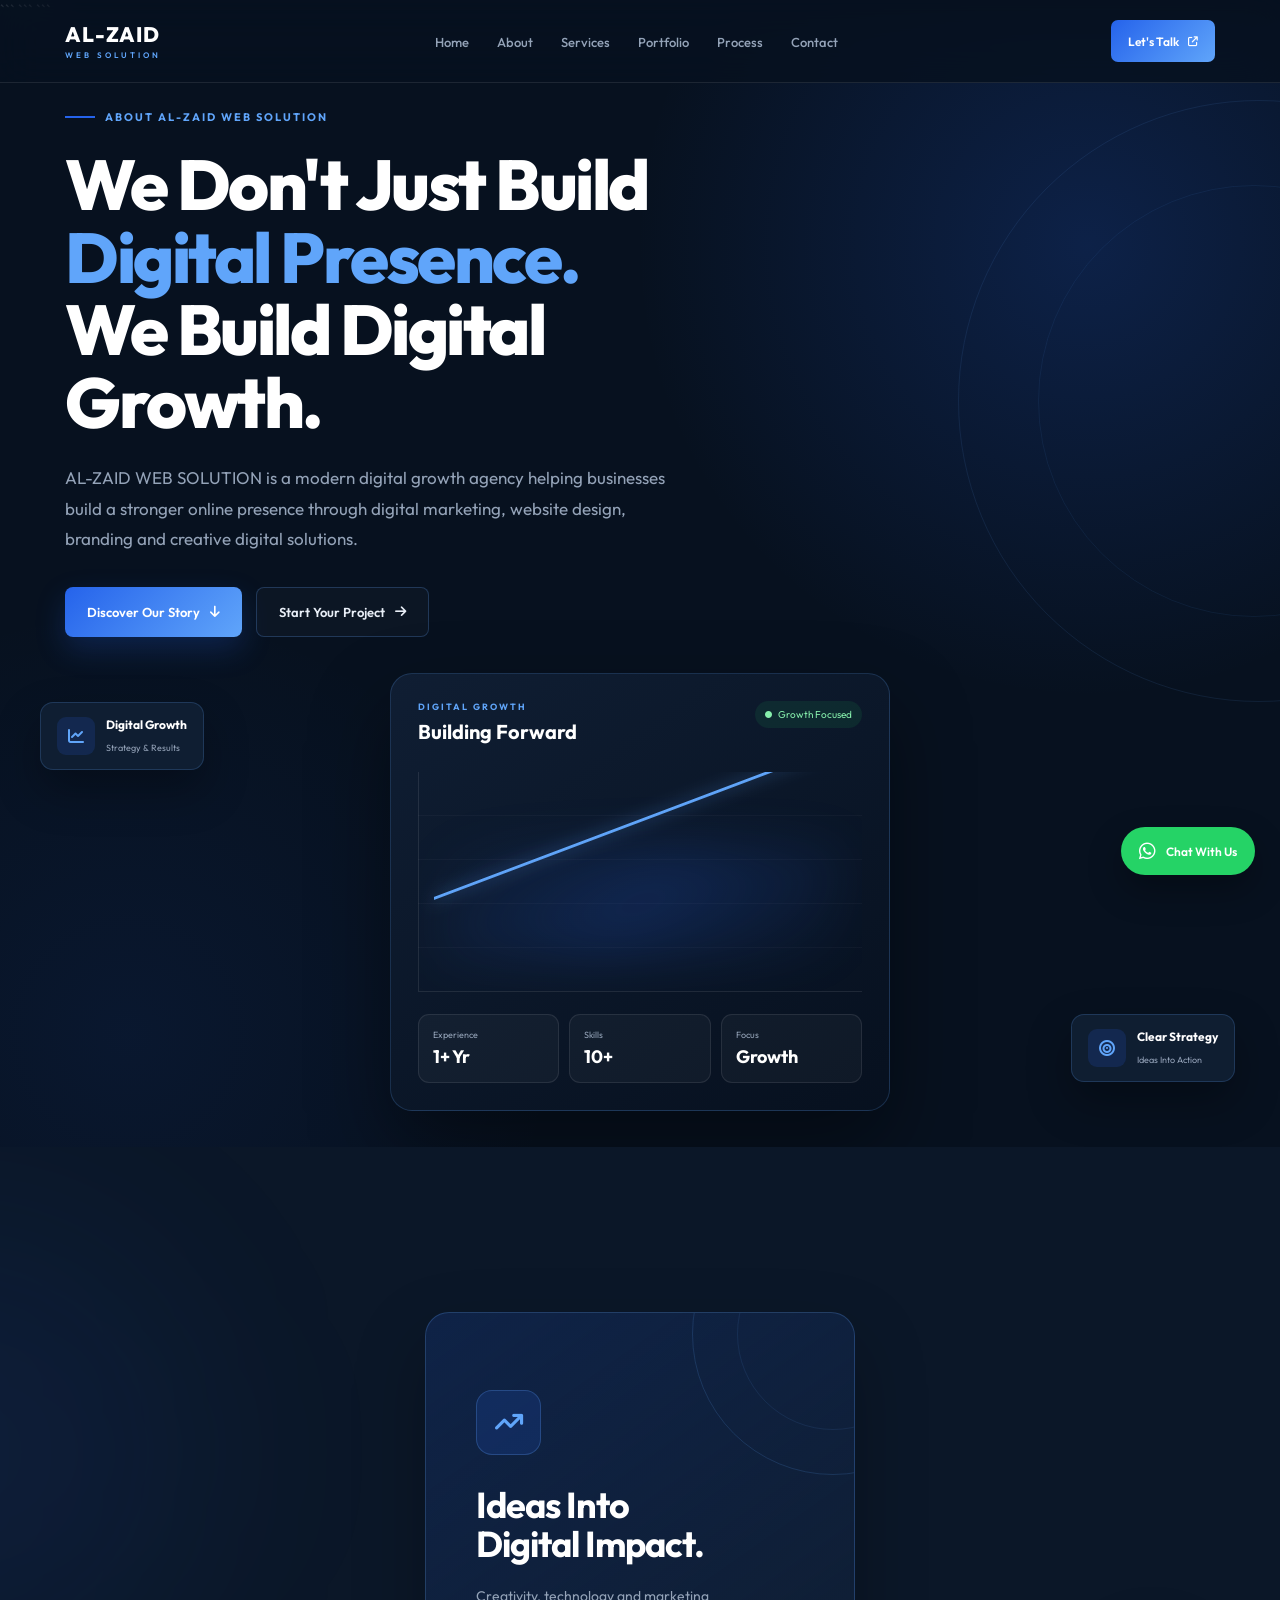
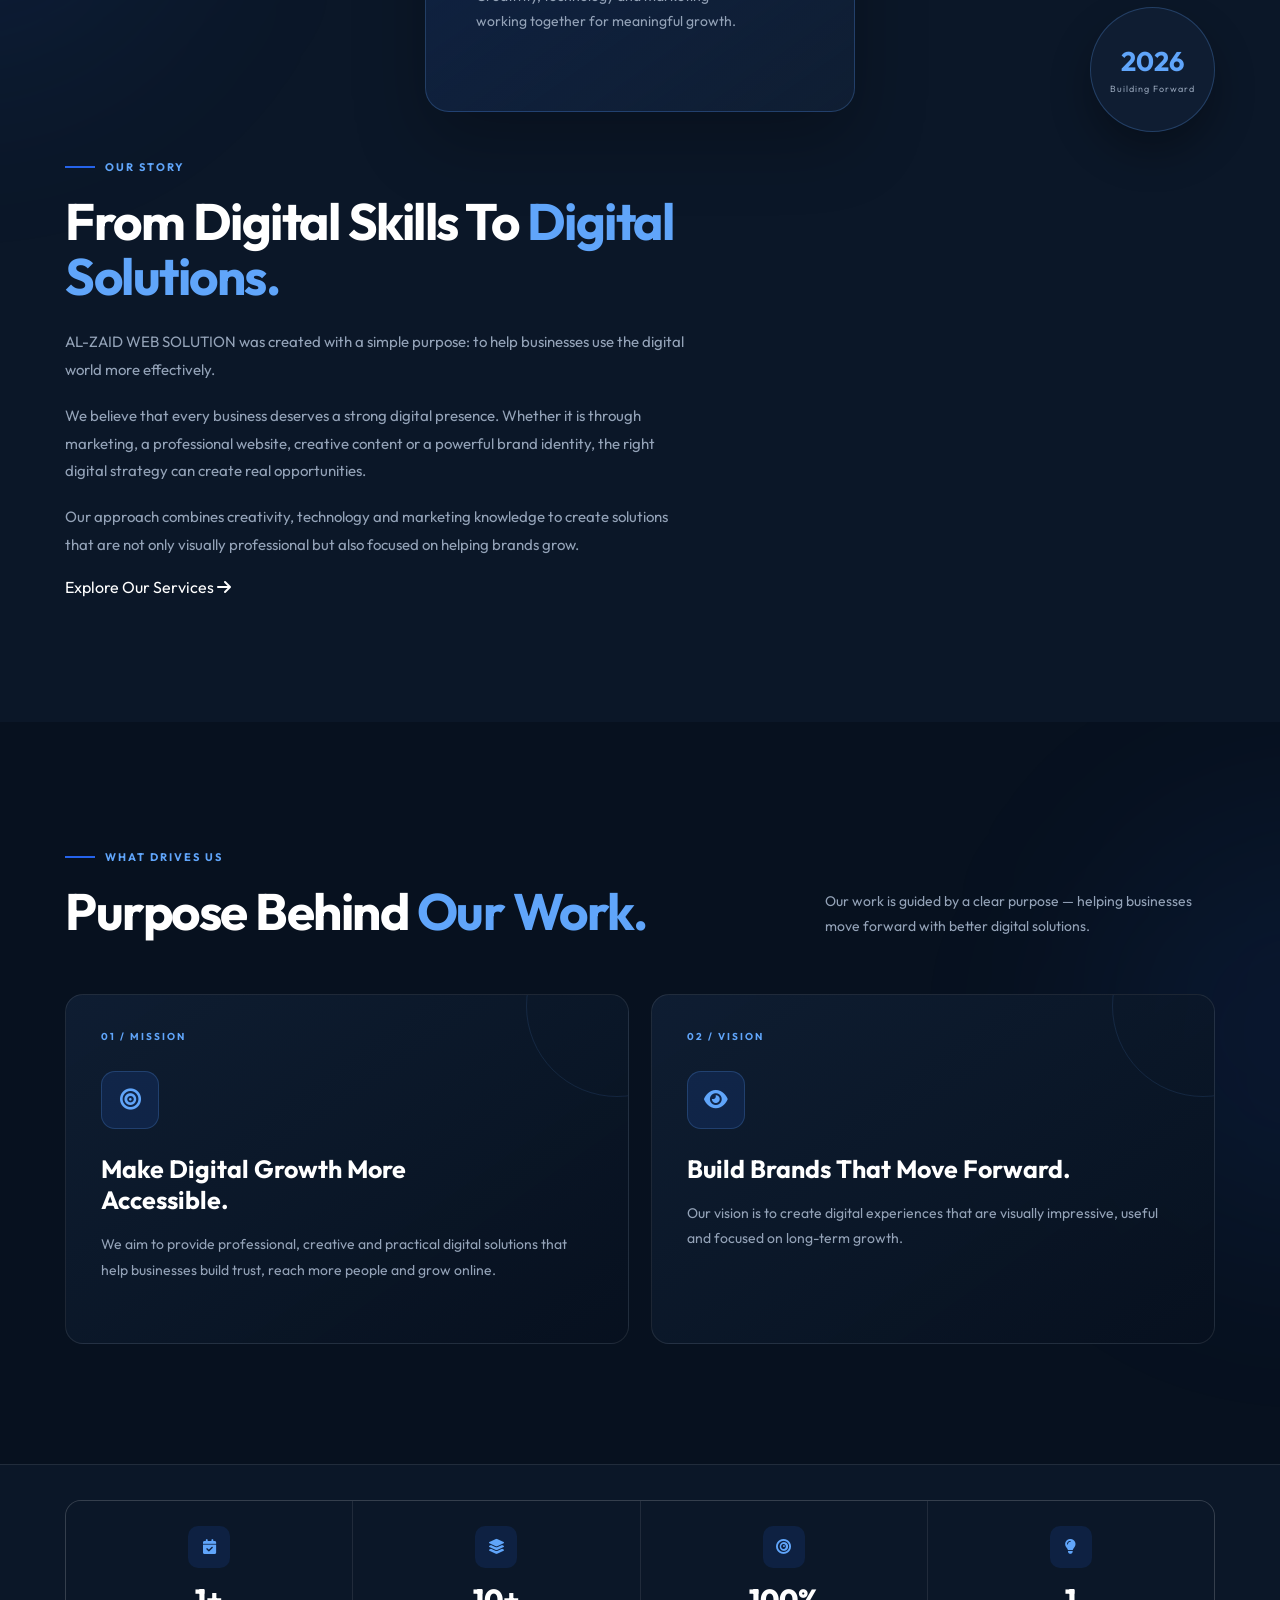
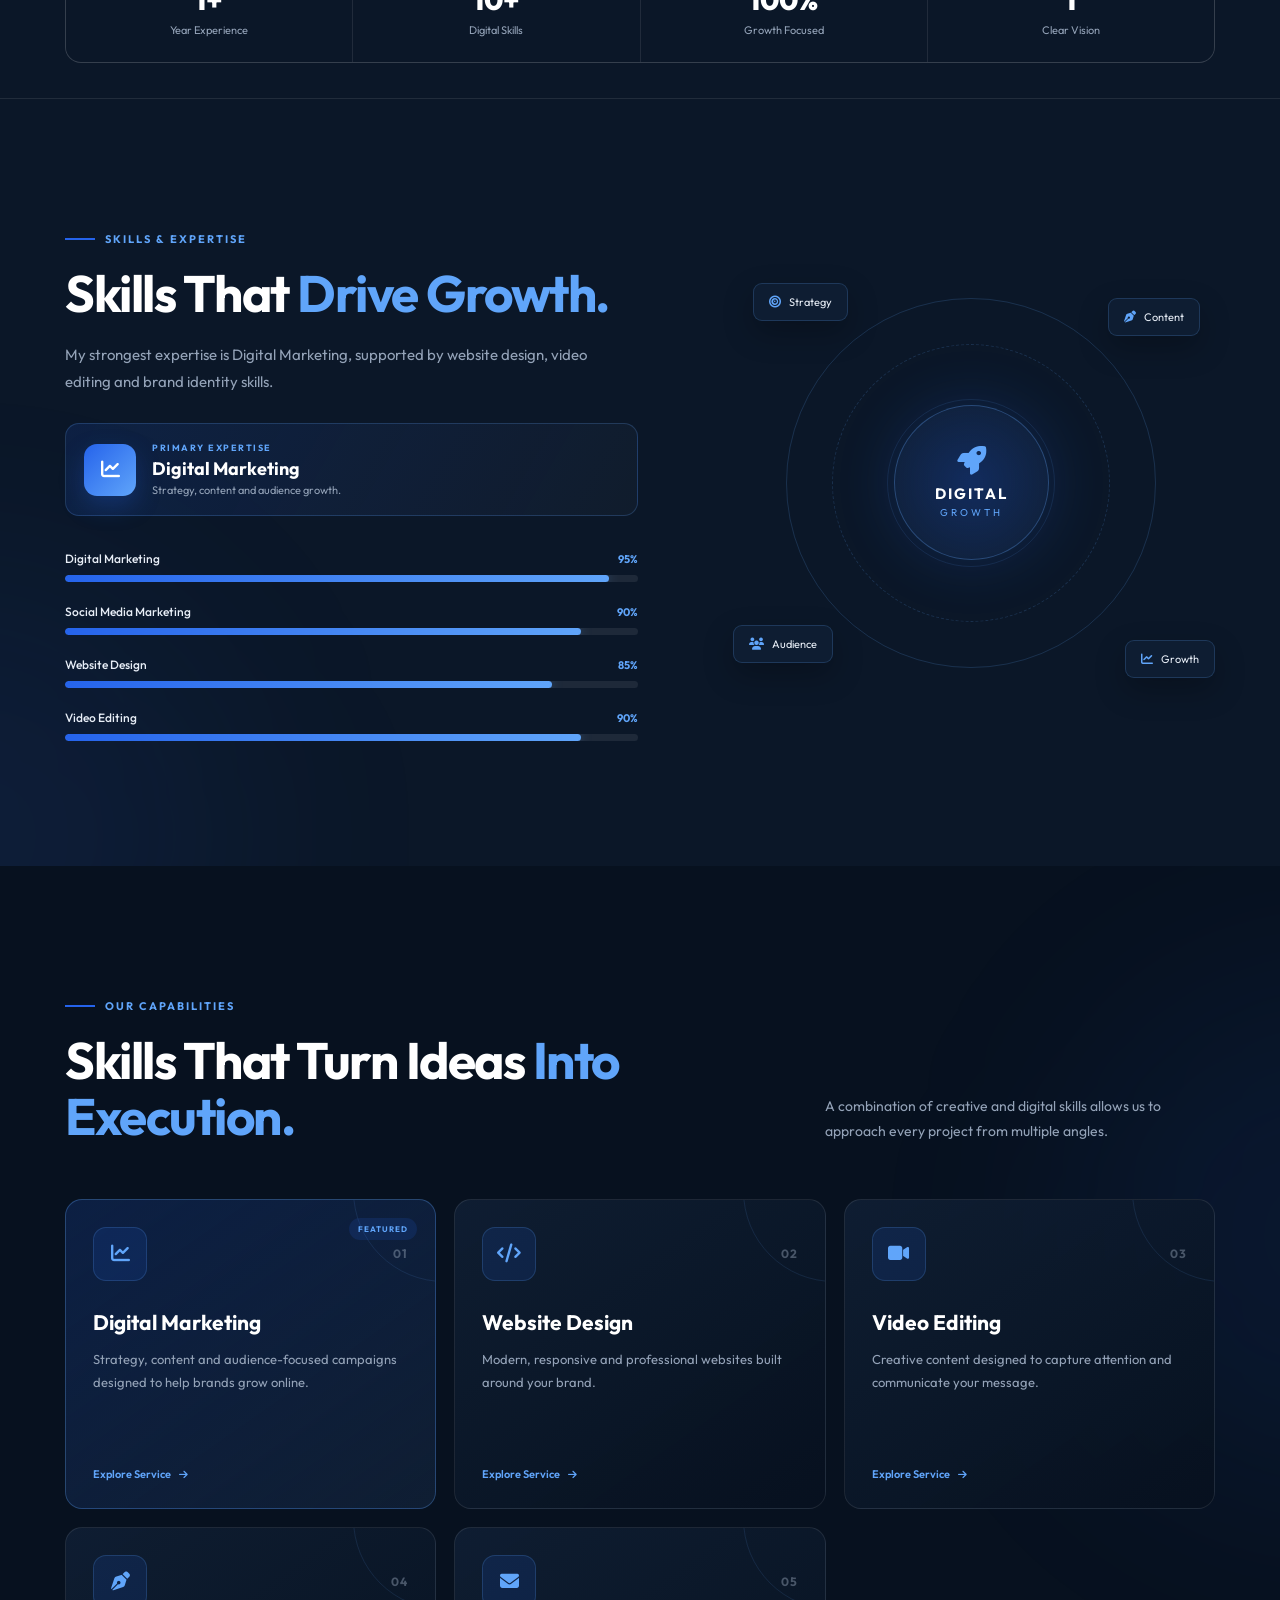
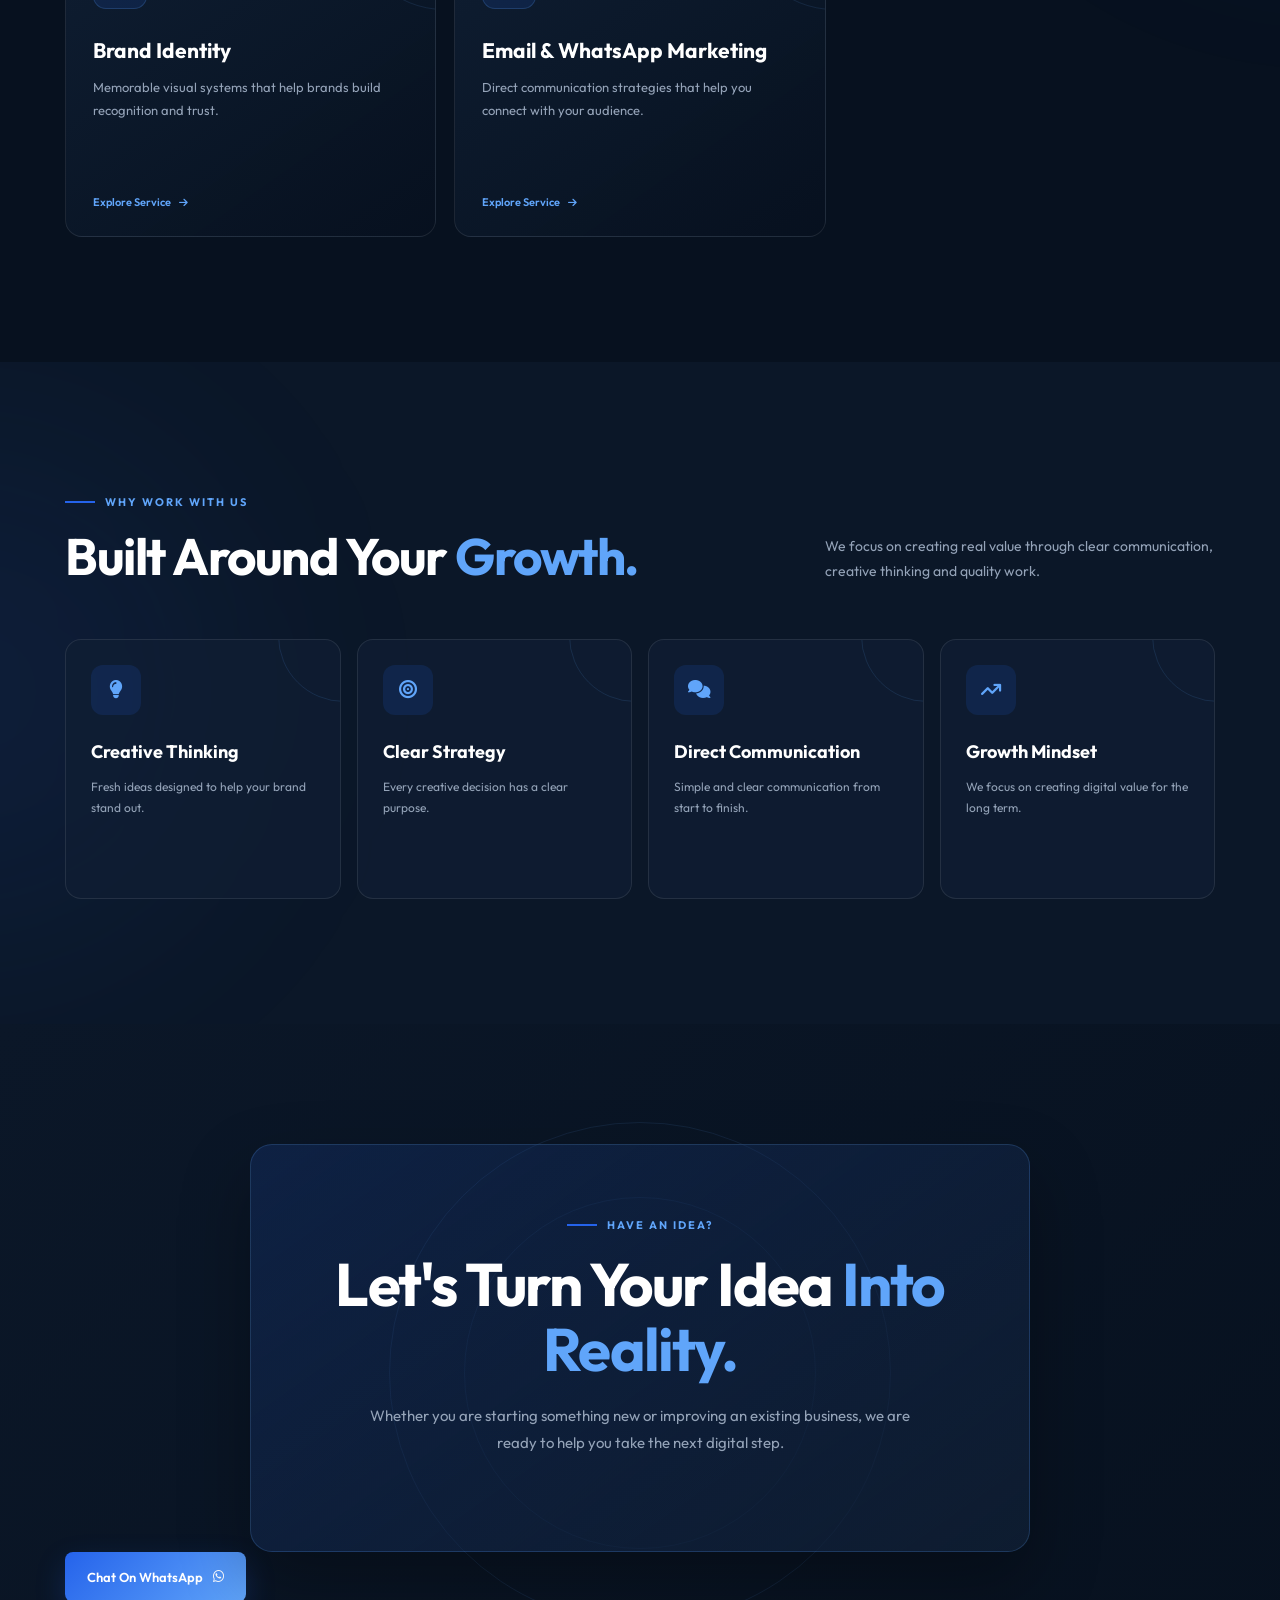
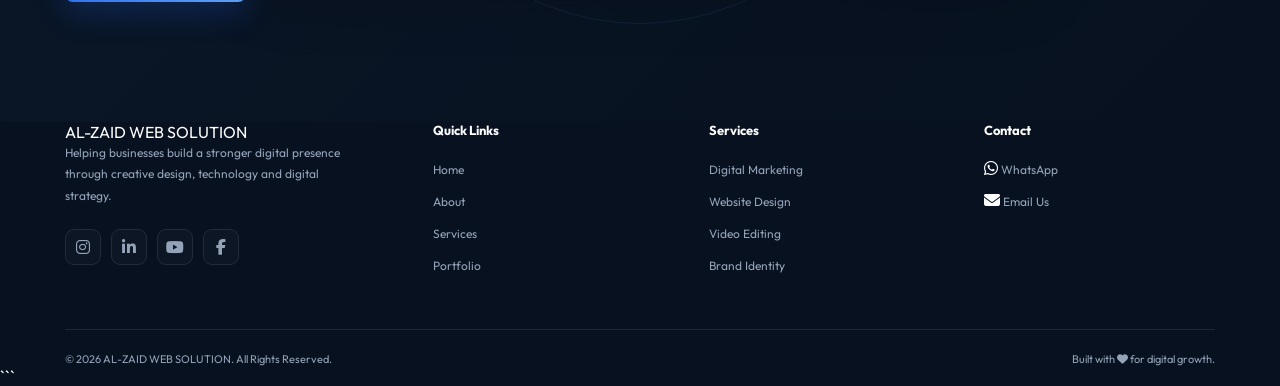
<file: org web/about.html>
<!DOCTYPE html>

<html lang="en">

<head>

```
<!--================ BASIC META =================-->

<meta charset="UTF-8">

<meta name="viewport"
    content="width=device-width, initial-scale=1.0">

<meta name="description"
    content="AL-ZAID WEB SOLUTION — Digital marketing, website design, video editing and brand identity solutions.">

<meta name="author"
    content="AL-ZAID WEB SOLUTION">


<!--================ PAGE TITLE =================-->

<title>About Us | AL-ZAID WEB SOLUTION</title>


<!--================ GOOGLE FONT =================-->

<link rel="preconnect"
    href="https://fonts.googleapis.com">

<link rel="preconnect"
    href="https://fonts.gstatic.com"
    crossorigin>

<link href="https://fonts.googleapis.com/css2?family=Outfit:wght@300;400;500;600;700;800&display=swap"
    rel="stylesheet">


<!--================ FONT AWESOME =================-->

<link rel="stylesheet"
    href="https://cdnjs.cloudflare.com/ajax/libs/font-awesome/6.5.2/css/all.min.css">


<!--================ CSS =================-->

<link rel="stylesheet"
    href="about.css">
```

</head>

<body>

```
<!--==================================================
    HEADER
==================================================-->

<header class="site-header">

    <div class="container">

        <nav class="main-navbar">


            <!--================ LOGO =================-->

            <a href="index.html"
                class="brand-logo">

                AL-ZAID

                <span>
                    WEB SOLUTION
                </span>

            </a>


            <!--================ NAVIGATION =================-->

            <ul class="main-nav">

                <li>
                    <a href="index.html"
                        class="nav-link">

                        Home

                    </a>
                </li>


                <li>
                    <a href="about.html"
                        class="nav-link active">

                        About

                    </a>
                </li>


                <li>
                    <a href="service.html"
                        class="nav-link">

                        Services

                    </a>
                </li>


                <li>
                    <a href="podfolio.html"
                        class="nav-link">

                        Portfolio

                    </a>
                </li>


                <li>
                    <a href="process.html"
                        class="nav-link">

                        Process

                    </a>
                </li>


                <li>
                    <a href="index.html#contact"
                        class="nav-link">

                        Contact

                    </a>
                </li>

            </ul>


            <!--================ NAV ACTIONS =================-->

            <div class="nav-actions">

                <a href="index.html#contact"
                    class="nav-contact-btn">

                    Let's Talk

                    <i class="fa-solid fa-arrow-up-right-from-square"></i>

                </a>


                <button class="mobile-menu-btn"
                    type="button"
                    aria-label="Open Menu"
                    aria-expanded="false">

                    <i class="fa-solid fa-bars"></i>

                </button>

            </div>

        </nav>

    </div>

</header>


<!--==================================================
    FLOATING WHATSAPP
==================================================-->

<a href="https://wa.me/917042455864"
    class="floating-whatsapp"
    target="_blank"
    rel="noopener noreferrer"
    aria-label="Chat on WhatsApp">

    <i class="fa-brands fa-whatsapp"></i>

    <span>
        Chat With Us
    </span>

</a>


<!--==================================================
    MAIN
==================================================-->

<main>


    <!--==================================================
        ABOUT HERO
    ==================================================-->

    <section class="about-hero-section">

        <div class="container">

            <div class="about-hero-content">


                <span class="section-label">

                    ABOUT AL-ZAID WEB SOLUTION

                </span>


                <h1>

                    We Don't Just Build

                    <span>Digital Presence.</span>

                    We Build Digital Growth.

                </h1>


                <p>

                    AL-ZAID WEB SOLUTION is a modern digital growth
                    agency helping businesses build a stronger online
                    presence through digital marketing, website design,
                    branding and creative digital solutions.

                </p>


                <div class="about-hero-actions">


                    <a href="#our-story"
                        class="btn btn-primary">

                        Discover Our Story

                        <i class="fa-solid fa-arrow-down"></i>

                    </a>


                    <a href="index.html#contact"
                        class="btn btn-outline">

                        Start Your Project

                        <i class="fa-solid fa-arrow-right"></i>

                    </a>

                </div>

            </div>


            <!--================ HERO VISUAL =================-->

            <div class="about-hero-visual">


                <div class="growth-dashboard">


                    <div class="dashboard-header">

                        <div>

                            <span>
                                DIGITAL GROWTH
                            </span>

                            <h3>
                                Building Forward
                            </h3>

                        </div>


                        <div class="dashboard-status">

                            <i class="fa-solid fa-circle"></i>

                            Growth Focused

                        </div>

                    </div>


                    <div class="growth-chart"></div>


                    <div class="dashboard-stats">


                        <div class="dashboard-stat">

                            <span>
                                Experience
                            </span>

                            <strong>
                                1+ Yr
                            </strong>

                        </div>


                        <div class="dashboard-stat">

                            <span>
                                Skills
                            </span>

                            <strong>
                                10+
                            </strong>

                        </div>


                        <div class="dashboard-stat">

                            <span>
                                Focus
                            </span>

                            <strong>
                                Growth
                            </strong>

                        </div>

                    </div>

                </div>


                <!--================ FLOATING CARDS =================-->

                <div class="about-floating-card about-floating-card-one">

                    <div class="floating-card-icon">

                        <i class="fa-solid fa-chart-line"></i>

                    </div>


                    <div>

                        <strong>
                            Digital Growth
                        </strong>

                        <span>
                            Strategy & Results
                        </span>

                    </div>

                </div>


                <div class="about-floating-card about-floating-card-two">

                    <div class="floating-card-icon">

                        <i class="fa-solid fa-bullseye"></i>

                    </div>


                    <div>

                        <strong>
                            Clear Strategy
                        </strong>

                        <span>
                            Ideas Into Action
                        </span>

                    </div>

                </div>

            </div>

        </div>

    </section>


    <!--==================================================
        OUR STORY
    ==================================================-->

    <section class="our-story-section"
        id="our-story">

        <div class="container">

            <div class="story-grid">


                <!--================ STORY VISUAL =================-->

                <div class="story-visual">


                    <div class="story-visual-card">


                        <div class="story-visual-icon">

                            <i class="fa-solid fa-arrow-trend-up"></i>

                        </div>


                        <h3>

                            Ideas Into

                            <br>

                            Digital Impact.

                        </h3>


                        <p>

                            Creativity, technology and marketing
                            working together for meaningful growth.

                        </p>

                    </div>


                    <div class="story-year-badge">

                        <strong>
                            2026
                        </strong>

                        <span>
                            Building Forward
                        </span>

                    </div>

                </div>


                <!--================ STORY CONTENT =================-->

                <div class="story-content">


                    <span class="section-label">

                        OUR STORY

                    </span>


                    <h2>

                        From Digital Skills To

                        <span>Digital Solutions.</span>

                    </h2>


                    <p>

                        AL-ZAID WEB SOLUTION was created with a simple
                        purpose: to help businesses use the digital world
                        more effectively.

                    </p>


                    <p>

                        We believe that every business deserves a strong
                        digital presence. Whether it is through marketing,
                        a professional website, creative content or a
                        powerful brand identity, the right digital strategy
                        can create real opportunities.

                    </p>


                    <p>

                        Our approach combines creativity, technology and
                        marketing knowledge to create solutions that are
                        not only visually professional but also focused on
                        helping brands grow.

                    </p>


                    <a href="index.html#services"
                        class="text-link">

                        Explore Our Services

                        <i class="fa-solid fa-arrow-right"></i>

                    </a>

                </div>

            </div>

        </div>

    </section>


    <!--==================================================
        MISSION & VISION
    ==================================================-->

    <section class="mission-section">

        <div class="container">


            <div class="section-header">

                <div>

                    <span class="section-label">

                        WHAT DRIVES US

                    </span>


                    <h2>

                        Purpose Behind

                        <span>Our Work.</span>

                    </h2>

                </div>


                <p>

                    Our work is guided by a clear purpose — helping
                    businesses move forward with better digital solutions.

                </p>

            </div>


            <div class="mission-grid">


                <div class="mission-card">

                    <span class="mission-label">
                        01 / MISSION
                    </span>


                    <div class="mission-icon">

                        <i class="fa-solid fa-bullseye"></i>

                    </div>


                    <h3>

                        Make Digital Growth More Accessible.

                    </h3>


                    <p>

                        We aim to provide professional, creative and
                        practical digital solutions that help businesses
                        build trust, reach more people and grow online.

                    </p>

                </div>


                <div class="mission-card">

                    <span class="mission-label">
                        02 / VISION
                    </span>


                    <div class="mission-icon">

                        <i class="fa-solid fa-eye"></i>

                    </div>


                    <h3>

                        Build Brands That Move Forward.

                    </h3>


                    <p>

                        Our vision is to create digital experiences that
                        are visually impressive, useful and focused on
                        long-term growth.

                    </p>

                </div>

            </div>

        </div>

    </section>


    <!--==================================================
        STATS
    ==================================================-->

    <section class="about-stats-section">

        <div class="container">

            <div class="about-stats-grid">


                <div class="about-stat">

                    <div class="about-stat-icon">

                        <i class="fa-solid fa-calendar-check"></i>

                    </div>


                    <strong>
                        1+
                    </strong>

                    <span>
                        Year Experience
                    </span>

                </div>


                <div class="about-stat">

                    <div class="about-stat-icon">

                        <i class="fa-solid fa-layer-group"></i>

                    </div>


                    <strong>
                        10+
                    </strong>

                    <span>
                        Digital Skills
                    </span>

                </div>


                <div class="about-stat">

                    <div class="about-stat-icon">

                        <i class="fa-solid fa-bullseye"></i>

                    </div>


                    <strong>
                        100%
                    </strong>

                    <span>
                        Growth Focused
                    </span>

                </div>


                <div class="about-stat">

                    <div class="about-stat-icon">

                        <i class="fa-solid fa-lightbulb"></i>

                    </div>


                    <strong>
                        1
                    </strong>

                    <span>
                        Clear Vision
                    </span>

                </div>

            </div>

        </div>

    </section>


    <!--==================================================
        SKILLS & EXPERTISE
    ==================================================-->

    <section class="skills-section">

        <div class="container">

            <div class="skills-grid">


                <!--================ SKILLS CONTENT =================-->

                <div class="skills-content">


                    <span class="section-label">

                        SKILLS & EXPERTISE

                    </span>


                    <h2>

                        Skills That

                        <span>Drive Growth.</span>

                    </h2>


                    <p>

                        My strongest expertise is Digital Marketing,
                        supported by website design, video editing and
                        brand identity skills.

                    </p>


                    <div class="primary-expertise">


                        <div class="primary-expertise-icon">

                            <i class="fa-solid fa-chart-line"></i>

                        </div>


                        <div class="primary-expertise-content">

                            <span>
                                PRIMARY EXPERTISE
                            </span>

                            <h3>
                                Digital Marketing
                            </h3>

                            <p>
                                Strategy, content and audience growth.
                            </p>

                        </div>

                    </div>


                    <div class="skills-list">


                        <div class="skill-item">

                            <div class="skill-header">

                                <span>
                                    Digital Marketing
                                </span>

                                <strong>
                                    95%
                                </strong>

                            </div>


                            <div class="skill-bar">

                                <div class="skill-progress"
                                    style="width:95%;">

                                </div>

                            </div>

                        </div>


                        <div class="skill-item">

                            <div class="skill-header">

                                <span>
                                    Social Media Marketing
                                </span>

                                <strong>
                                    90%
                                </strong>

                            </div>


                            <div class="skill-bar">

                                <div class="skill-progress"
                                    style="width:90%;">

                                </div>

                            </div>

                        </div>


                        <div class="skill-item">

                            <div class="skill-header">

                                <span>
                                    Website Design
                                </span>

                                <strong>
                                    85%
                                </strong>

                            </div>


                            <div class="skill-bar">

                                <div class="skill-progress"
                                    style="width:85%;">

                                </div>

                            </div>

                        </div>


                        <div class="skill-item">

                            <div class="skill-header">

                                <span>
                                    Video Editing
                                </span>

                                <strong>
                                    90%
                                </strong>

                            </div>


                            <div class="skill-bar">

                                <div class="skill-progress"
                                    style="width:90%;">

                                </div>

                            </div>

                        </div>

                    </div>

                </div>


                <!--================ EXPERTISE VISUAL =================-->

                <div class="expertise-visual">


                    <div class="expertise-orbit"></div>


                    <div class="expertise-core">

                        <i class="fa-solid fa-rocket"></i>

                        <strong>
                            DIGITAL
                        </strong>

                        <span>
                            GROWTH
                        </span>

                    </div>


                    <div class="expertise-tag expertise-tag-one">

                        <i class="fa-solid fa-bullseye"></i>

                        Strategy

                    </div>


                    <div class="expertise-tag expertise-tag-two">

                        <i class="fa-solid fa-pen-nib"></i>

                        Content

                    </div>


                    <div class="expertise-tag expertise-tag-three">

                        <i class="fa-solid fa-users"></i>

                        Audience

                    </div>


                    <div class="expertise-tag expertise-tag-four">

                        <i class="fa-solid fa-chart-line"></i>

                        Growth

                    </div>

                </div>

            </div>

        </div>

    </section>


    <!--==================================================
        CAPABILITIES
    ==================================================-->

    <section class="capabilities-section">

        <div class="container">


            <div class="capabilities-header">


                <div>

                    <span class="section-label">

                        OUR CAPABILITIES

                    </span>


                    <h2>

                        Skills That Turn Ideas

                        <span>Into Execution.</span>

                    </h2>

                </div>


                <p>

                    A combination of creative and digital skills allows
                    us to approach every project from multiple angles.

                </p>

            </div>


            <div class="capabilities-grid">


                <div class="capability-card featured">

                    <div class="capability-top">

                        <div class="capability-icon">

                            <i class="fa-solid fa-chart-line"></i>

                        </div>


                        <span class="capability-number">
                            01
                        </span>

                    </div>


                    <h3>
                        Digital Marketing
                    </h3>


                    <p>

                        Strategy, content and audience-focused campaigns
                        designed to help brands grow online.

                    </p>


                    <a href="index.html#services"
                        class="capability-link">

                        Explore Service

                        <i class="fa-solid fa-arrow-right"></i>

                    </a>

                </div>


                <div class="capability-card">

                    <div class="capability-top">

                        <div class="capability-icon">

                            <i class="fa-solid fa-code"></i>

                        </div>


                        <span class="capability-number">
                            02
                        </span>

                    </div>


                    <h3>
                        Website Design
                    </h3>


                    <p>

                        Modern, responsive and professional websites
                        built around your brand.

                    </p>


                    <a href="index.html#services"
                        class="capability-link">

                        Explore Service

                        <i class="fa-solid fa-arrow-right"></i>

                    </a>

                </div>


                <div class="capability-card">

                    <div class="capability-top">

                        <div class="capability-icon">

                            <i class="fa-solid fa-video"></i>

                        </div>


                        <span class="capability-number">
                            03
                        </span>

                    </div>


                    <h3>
                        Video Editing
                    </h3>


                    <p>

                        Creative content designed to capture attention
                        and communicate your message.

                    </p>


                    <a href="index.html#services"
                        class="capability-link">

                        Explore Service

                        <i class="fa-solid fa-arrow-right"></i>

                    </a>

                </div>


                <div class="capability-card">

                    <div class="capability-top">

                        <div class="capability-icon">

                            <i class="fa-solid fa-pen-nib"></i>

                        </div>


                        <span class="capability-number">
                            04
                        </span>

                    </div>


                    <h3>
                        Brand Identity
                    </h3>


                    <p>

                        Memorable visual systems that help brands build
                        recognition and trust.

                    </p>


                    <a href="index.html#services"
                        class="capability-link">

                        Explore Service

                        <i class="fa-solid fa-arrow-right"></i>

                    </a>

                </div>


                <div class="capability-card">

                    <div class="capability-top">

                        <div class="capability-icon">

                            <i class="fa-solid fa-envelope"></i>

                        </div>


                        <span class="capability-number">
                            05
                        </span>

                    </div>


                    <h3>
                        Email & WhatsApp Marketing
                    </h3>


                    <p>

                        Direct communication strategies that help you
                        connect with your audience.

                    </p>


                    <a href="index.html#services"
                        class="capability-link">

                        Explore Service

                        <i class="fa-solid fa-arrow-right"></i>

                    </a>

                </div>

            </div>

        </div>

    </section>


    <!--==================================================
        WHY WORK WITH US
    ==================================================-->

    <section class="about-why-section">

        <div class="container">


            <div class="section-header">


                <div>

                    <span class="section-label">

                        WHY WORK WITH US

                    </span>


                    <h2>

                        Built Around Your

                        <span>Growth.</span>

                    </h2>

                </div>


                <p>

                    We focus on creating real value through clear
                    communication, creative thinking and quality work.

                </p>

            </div>


            <div class="about-why-grid">


                <div class="about-why-card">

                    <div class="about-why-icon">

                        <i class="fa-solid fa-lightbulb"></i>

                    </div>


                    <h3>
                        Creative Thinking
                    </h3>


                    <p>

                        Fresh ideas designed to help your brand stand out.

                    </p>

                </div>


                <div class="about-why-card">

                    <div class="about-why-icon">

                        <i class="fa-solid fa-bullseye"></i>

                    </div>


                    <h3>
                        Clear Strategy
                    </h3>


                    <p>

                        Every creative decision has a clear purpose.

                    </p>

                </div>


                <div class="about-why-card">

                    <div class="about-why-icon">

                        <i class="fa-solid fa-comments"></i>

                    </div>


                    <h3>
                        Direct Communication
                    </h3>


                    <p>

                        Simple and clear communication from start to finish.

                    </p>

                </div>


                <div class="about-why-card">

                    <div class="about-why-icon">

                        <i class="fa-solid fa-arrow-trend-up"></i>

                    </div>


                    <h3>
                        Growth Mindset
                    </h3>


                    <p>

                        We focus on creating digital value for the long term.

                    </p>

                </div>

            </div>

        </div>

    </section>


    <!--==================================================
        FINAL CTA
    ==================================================-->

    <section class="about-cta-section">

        <div class="container">

            <div class="about-cta-box">


                <div class="about-cta-content">


                    <span class="section-label">

                        HAVE AN IDEA?

                    </span>


                    <h2>

                        Let's Turn Your Idea

                        <span>Into Reality.</span>

                    </h2>


                    <p>

                        Whether you are starting something new or improving
                        an existing business, we are ready to help you take
                        the next digital step.

                    </p>

                </div>


                <div class="about-cta-action">


                    <a href="https://wa.me/917042455864"
                        class="btn btn-primary"
                        target="_blank"
                        rel="noopener noreferrer">

                        Chat On WhatsApp

                        <i class="fa-brands fa-whatsapp"></i>

                    </a>

                </div>

            </div>

        </div>

    </section>

</main>


<!--==================================================
    FOOTER
==================================================-->

<footer class="footer-section">

    <div class="container">

        <div class="footer-grid">


            <div class="footer-brand">


                <a href="index.html"
                    class="footer-logo">

                    AL-ZAID

                    <span>
                        WEB SOLUTION
                    </span>

                </a>


                <p>

                    Helping businesses build a stronger digital presence
                    through creative design, technology and digital strategy.

                </p>


                <div class="footer-socials">


                    <a href="#"
                        aria-label="Instagram">

                        <i class="fa-brands fa-instagram"></i>

                    </a>


                    <a href="#"
                        aria-label="LinkedIn">

                        <i class="fa-brands fa-linkedin-in"></i>

                    </a>


                    <a href="#"
                        aria-label="YouTube">

                        <i class="fa-brands fa-youtube"></i>

                    </a>


                    <a href="#"
                        aria-label="Facebook">

                        <i class="fa-brands fa-facebook-f"></i>

                    </a>

                </div>

            </div>


            <div class="footer-column">

                <h3>
                    Quick Links
                </h3>


                <ul>

                    <li>
                        <a href="index.html">
                            Home
                        </a>
                    </li>


                    <li>
                        <a href="about.html">
                            About
                        </a>
                    </li>


                    <li>
                        <a href="index.html#services">
                            Services
                        </a>
                    </li>


                    <li>
                        <a href="index.html#portfolio">
                            Portfolio
                        </a>
                    </li>

                </ul>

            </div>


            <div class="footer-column">

                <h3>
                    Services
                </h3>


                <ul>

                    <li>
                        <a href="index.html#services">
                            Digital Marketing
                        </a>
                    </li>


                    <li>
                        <a href="index.html#services">
                            Website Design
                        </a>
                    </li>


                    <li>
                        <a href="index.html#services">
                            Video Editing
                        </a>
                    </li>


                    <li>
                        <a href="index.html#services">
                            Brand Identity
                        </a>
                    </li>

                </ul>

            </div>


            <div class="footer-column">

                <h3>
                    Contact
                </h3>


                <ul class="footer-contact-list">

                    <li>

                        <i class="fa-brands fa-whatsapp"></i>

                        <a href="https://wa.me/917042455864">

                            WhatsApp

                        </a>

                    </li>


                    <li>

                        <i class="fa-solid fa-envelope"></i>

                        <a href="mailto:hello@alzaidwebsolution.com">

                            Email Us

                        </a>

                    </li>

                </ul>

            </div>

        </div>


        <div class="footer-bottom">

            <p>

                © 2026 AL-ZAID WEB SOLUTION. All Rights Reserved.

            </p>


            <p>

                Built with <i class="fa-solid fa-heart"></i> for digital growth.

            </p>

        </div>

    </div>

</footer>


<!--==================================================
    BACK TO TOP
==================================================-->

<button class="back-to-top"
    type="button"
    aria-label="Back to top">

    <i class="fa-solid fa-arrow-up"></i>

</button>


<!--================ JAVASCRIPT =================-->

<script src="script.js"></script>
```

</body>

</html>
</file>
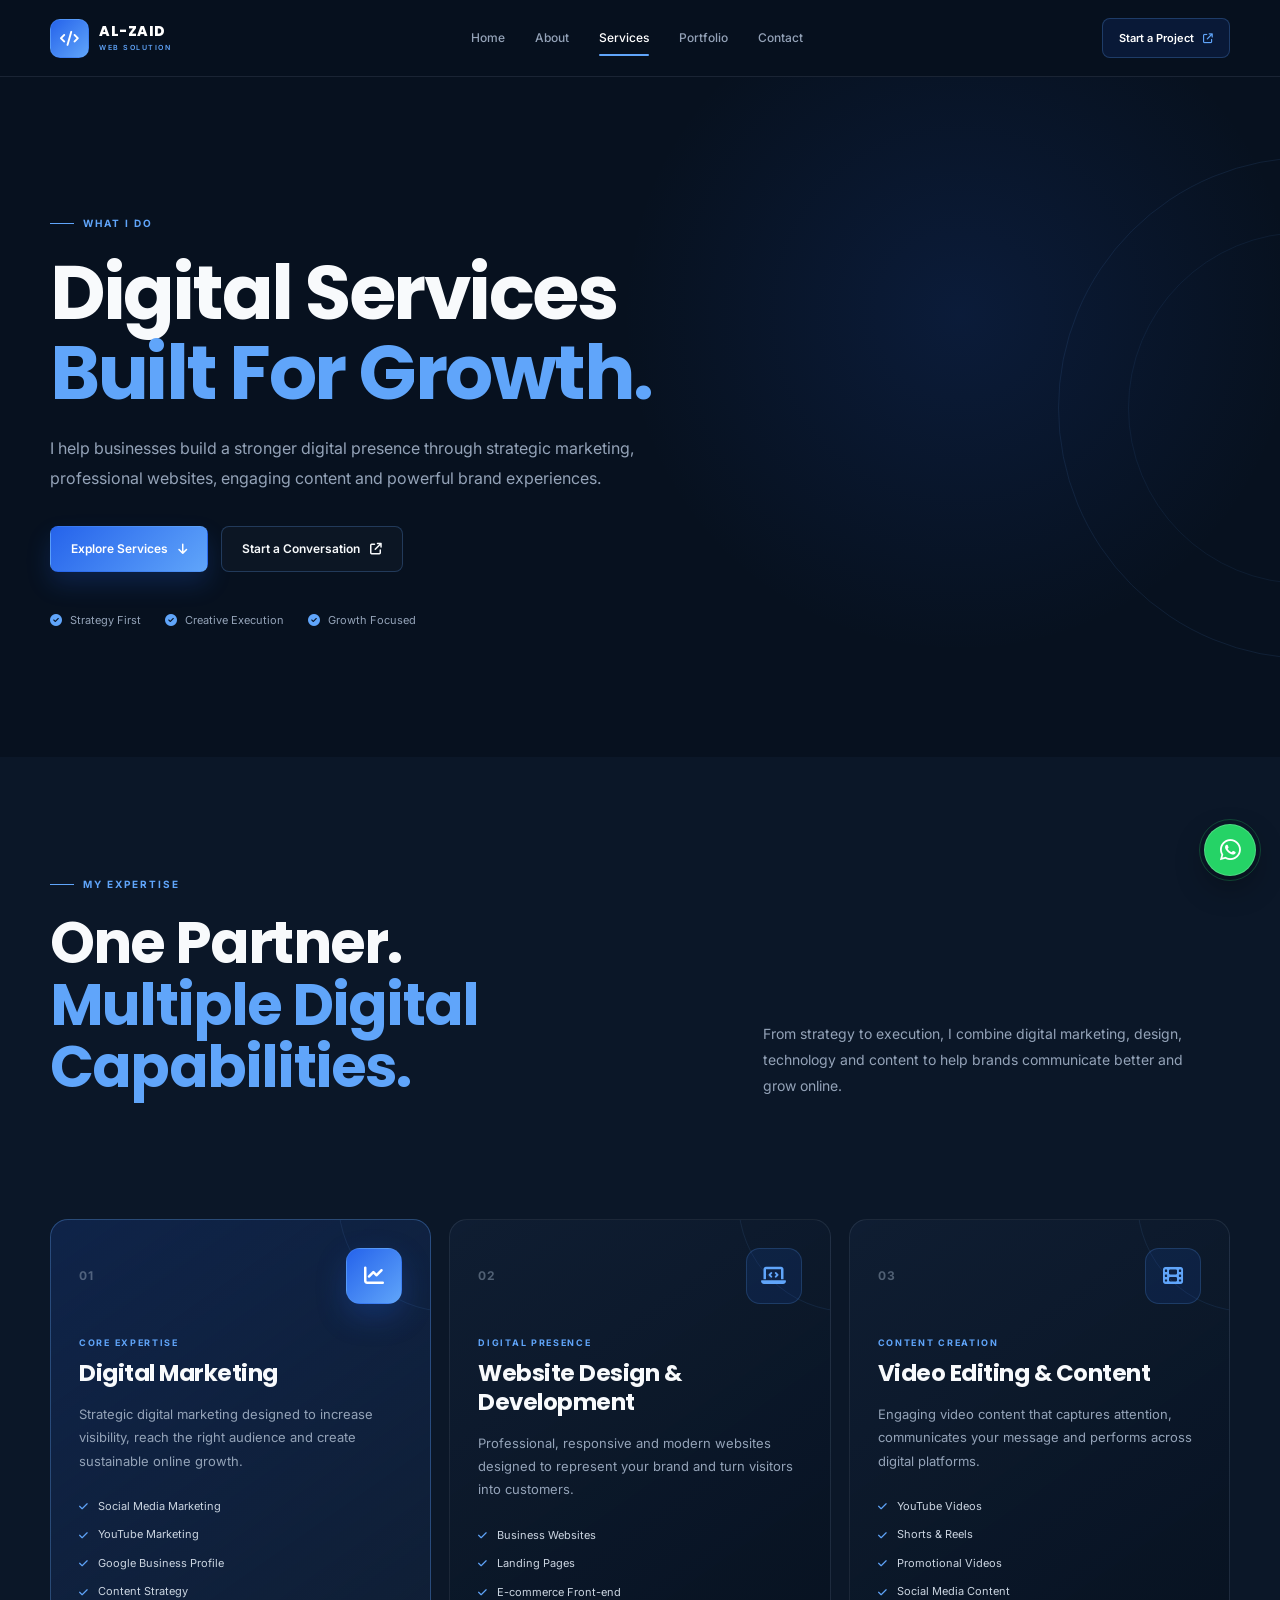
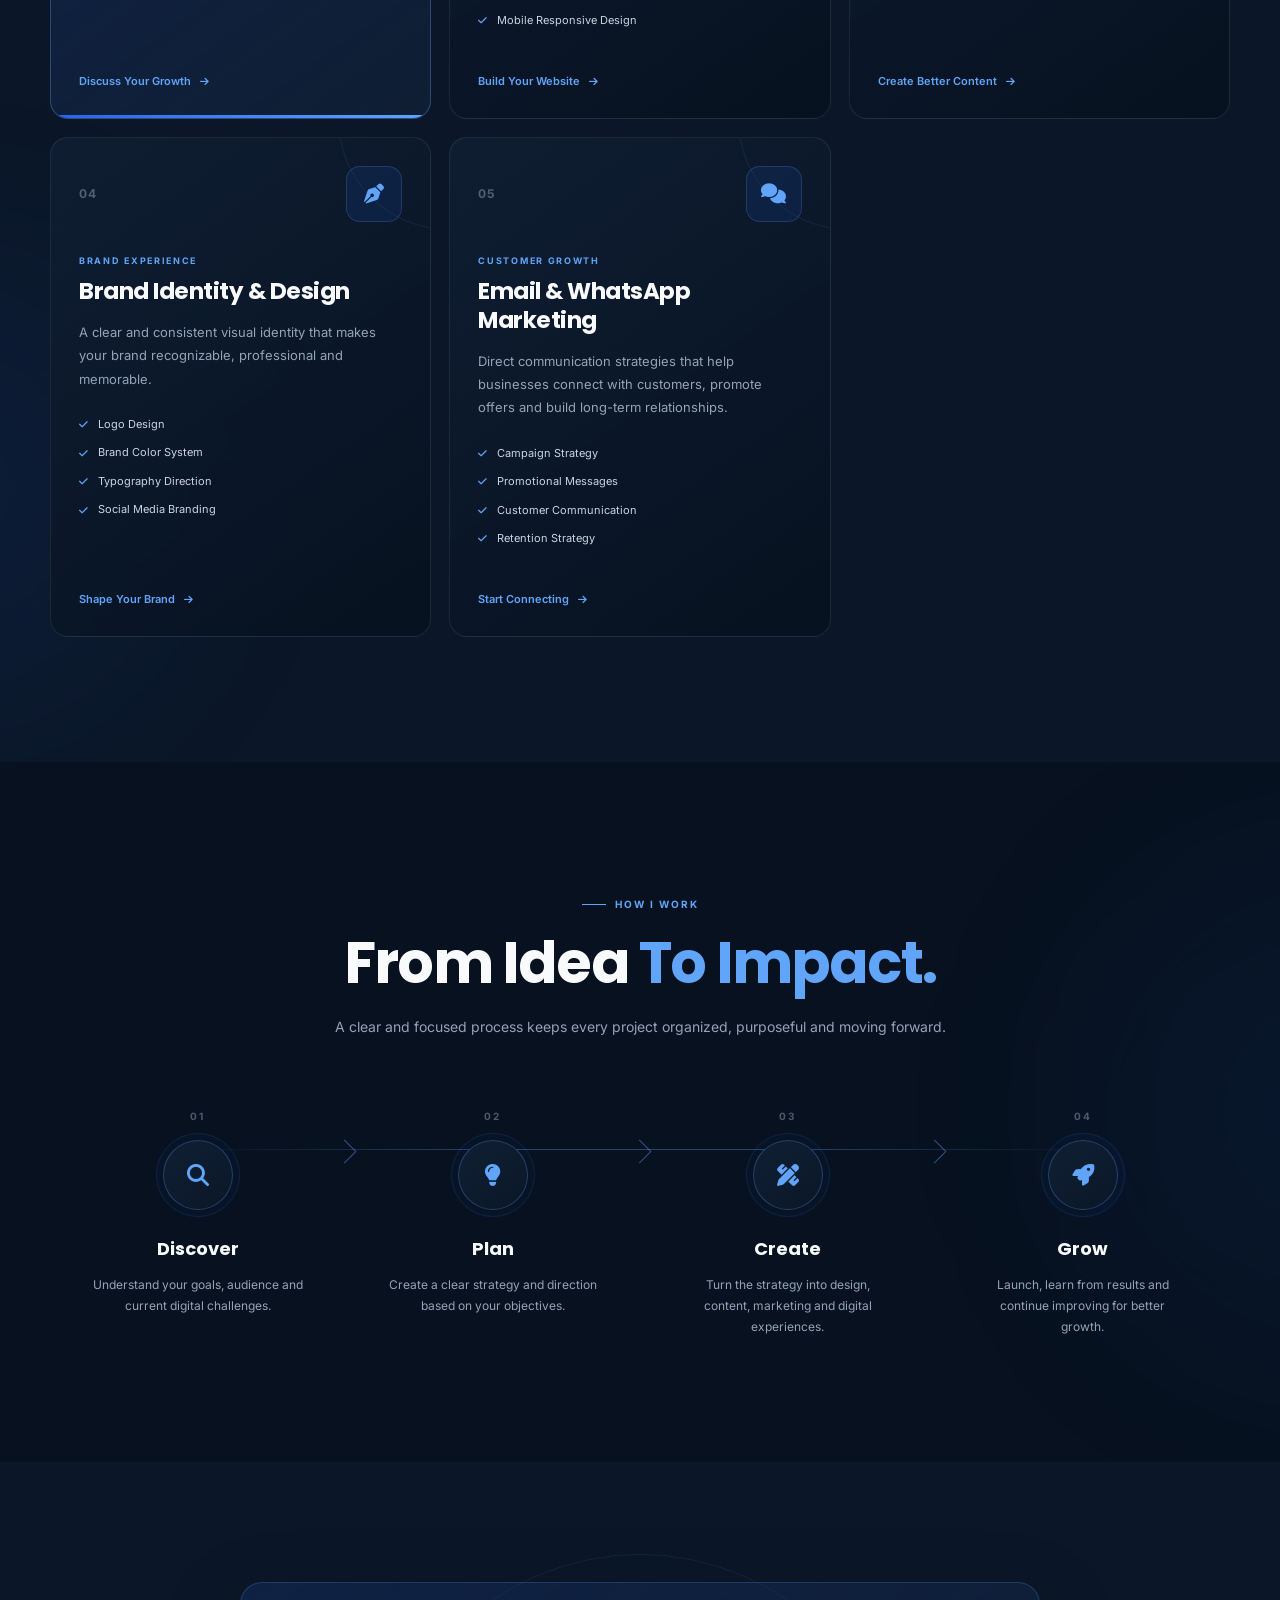
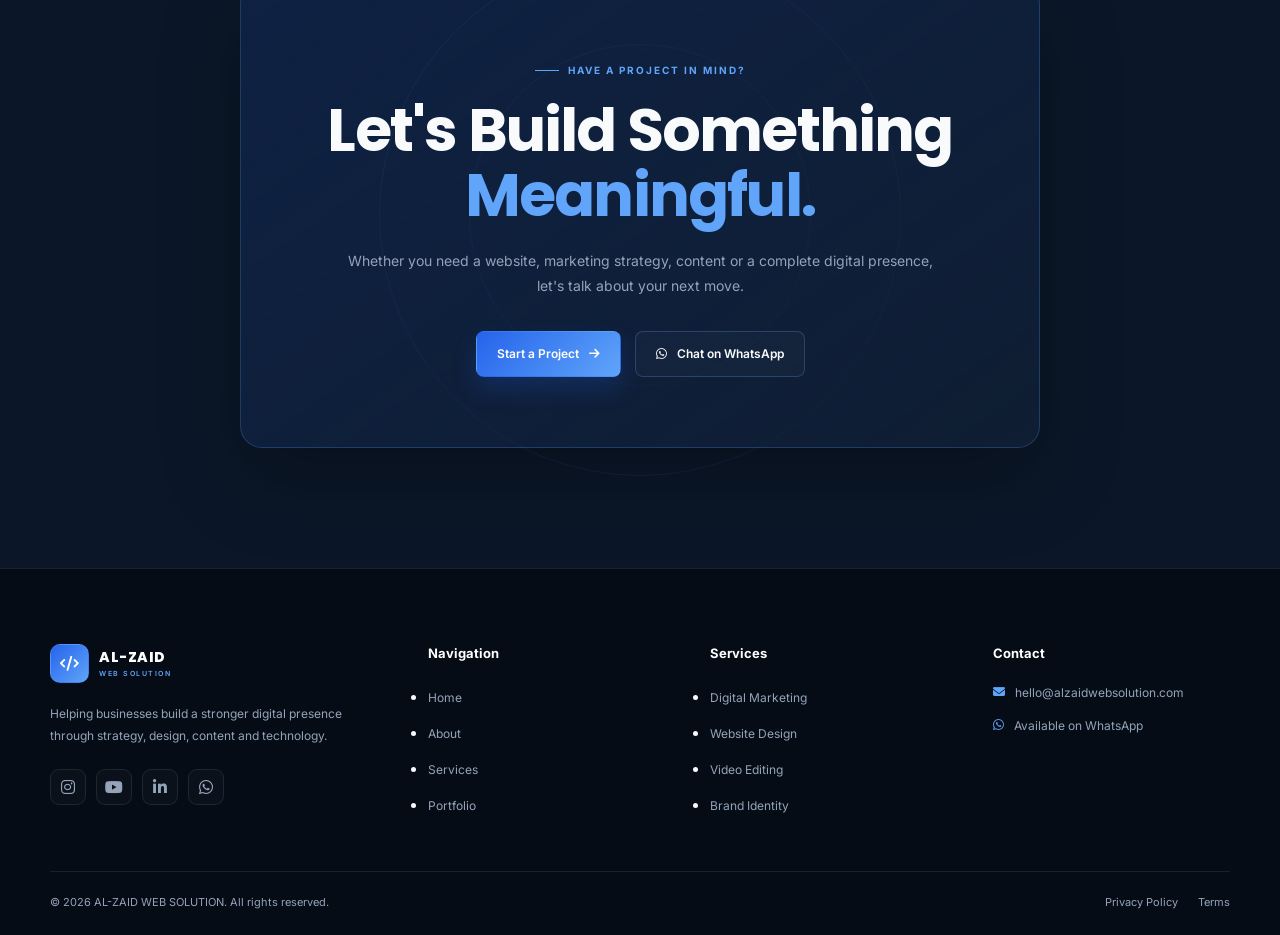
<file: org web/service.html>
<!DOCTYPE html>
<html lang="en">

<head>

    <!--================ META =================-->

    <meta charset="UTF-8">

    <meta name="viewport"
        content="width=device-width, initial-scale=1.0">

    <meta http-equiv="X-UA-Compatible"
        content="IE=edge">


    <!--================ SEO =================-->

    <title>Services | AL-ZAID WEB SOLUTION</title>

    <meta name="description"
        content="Professional digital marketing, website design, video editing, branding, email marketing and WhatsApp marketing services by AL-ZAID WEB SOLUTION.">


    <!--================ FAVICON =================-->

    <link rel="icon"
        href="assets/images/favicon.png">


    <!--================ GOOGLE FONTS =================-->

    <link rel="preconnect"
        href="https://fonts.googleapis.com">

    <link rel="preconnect"
        href="https://fonts.gstatic.com"
        crossorigin>

    <link href="https://fonts.googleapis.com/css2?family=Inter:wght@400;500;600;700;800&family=Poppins:wght@400;500;600;700;800&display=swap"
        rel="stylesheet">


    <!--================ FONT AWESOME =================-->

    <link rel="stylesheet"
        href="https://cdnjs.cloudflare.com/ajax/libs/font-awesome/6.5.2/css/all.min.css">


    <!--================ CSS =================-->

    <link rel="stylesheet"
        href="service.css">

</head>


<body>


    <!--==================================================
        HEADER
    ==================================================-->

    <header class="site-header">

        <div class="container">

            <div class="header-inner">


                <!-- BRAND -->

                <a href="index.html"
                    class="brand-logo">

                    <span class="brand-mark">

                        <i class="fa-solid fa-code"></i>

                    </span>

                    <span class="brand-text">

                        AL-ZAID

                        <small>WEB SOLUTION</small>

                    </span>

                </a>


                <!-- DESKTOP NAVIGATION -->

                <nav class="main-nav">

                    <a href="index.html">

                        Home

                    </a>

                    <a href="about.html">

                        About

                    </a>

                    <a href="services.html"
                        class="active">

                        Services

                    </a>

                    <a href="podfolio.html">

                        Portfolio

                    </a>

                    <a href="contact.html">

                        Contact

                    </a>

                </nav>


                <!-- HEADER CTA -->

                <a href="contact.html"
                    class="header-cta">

                    Start a Project

                    <i class="fa-solid fa-arrow-up-right-from-square"></i>

                </a>


                <!-- MOBILE MENU BUTTON -->

                <button class="menu-toggle"
                    aria-label="Open Menu">

                    <i class="fa-solid fa-bars"></i>

                </button>

            </div>

        </div>

    </header>


    <!--==================================================
        MOBILE NAVIGATION
    ==================================================-->

    <div class="mobile-menu">

        <div class="mobile-menu-header">

            <span>Menu</span>

            <button class="mobile-menu-close">

                <i class="fa-solid fa-xmark"></i>

            </button>

        </div>


        <nav class="mobile-nav">

            <a href="index.html">

                <i class="fa-solid fa-house"></i>

                Home

            </a>

            <a href="about.html">

                <i class="fa-solid fa-user"></i>

                About

            </a>

            <a href="services.html"
                class="active">

                <i class="fa-solid fa-layer-group"></i>

                Services

            </a>

            <a href="podfolio.html">

                <i class="fa-solid fa-briefcase"></i>

                Portfolio

            </a>

            <a href="contact.html">

                <i class="fa-solid fa-envelope"></i>

                Contact

            </a>

        </nav>


        <a href="contact.html"
            class="mobile-menu-cta">

            Start a Project

            <i class="fa-solid fa-arrow-right"></i>

        </a>

    </div>


    <!--==================================================
        SERVICES HERO
    ==================================================-->

    <main>


        <section class="services-hero">

            <div class="container">

                <div class="services-hero-content">


                    <span class="section-label">

                        WHAT I DO

                    </span>


                    <h1>

                        Digital Services

                        <span>Built For Growth.</span>

                    </h1>


                    <p>

                        I help businesses build a stronger digital presence through strategic marketing, professional websites, engaging content and powerful brand experiences.

                    </p>


                    <div class="services-hero-actions">

                        <a href="#services"
                            class="btn btn-primary">

                            Explore Services

                            <i class="fa-solid fa-arrow-down"></i>

                        </a>


                        <a href="contact.html"
                            class="btn btn-outline">

                            Start a Conversation

                            <i class="fa-solid fa-arrow-up-right-from-square"></i>

                        </a>
                        

                    </div>


                    <!-- HERO TRUST -->

                    <div class="services-trust">

                        <div class="trust-item">

                            <i class="fa-solid fa-circle-check"></i>

                            <span>Strategy First</span>

                        </div>


                        <div class="trust-item">

                            <i class="fa-solid fa-circle-check"></i>

                            <span>Creative Execution</span>

                        </div>


                        <div class="trust-item">

                            <i class="fa-solid fa-circle-check"></i>

                            <span>Growth Focused</span>

                        </div>

                    </div>

                </div>

            </div>

        </section>


        <!--==================================================
            SERVICES INTRO
        ==================================================-->

        <section class="services-intro">

            <div class="container">

                <div class="services-intro-grid">


                    <div class="services-intro-heading">

                        <span class="section-label">

                            MY EXPERTISE

                        </span>


                        <h2>

                            One Partner.

                            <span>Multiple Digital Capabilities.</span>

                        </h2>

                    </div>


                    <div class="services-intro-text">

                        <p>

                            From strategy to execution, I combine digital marketing, design, technology and content to help brands communicate better and grow online.

                        </p>

                    </div>

                </div>

            </div>

        </section>


        <!--==================================================
            SERVICES
        ==================================================-->

        <section class="services-section"
            id="services">

            <div class="container">


                <div class="services-grid">


                    <!-- SERVICE 01 -->

                    <article class="service-card service-card-featured">


                        <div class="service-card-top">

                            <span class="service-number">

                                01

                            </span>


                            <div class="service-icon">

                                <i class="fa-solid fa-chart-line"></i>

                            </div>

                        </div>


                        <span class="service-category">

                            CORE EXPERTISE

                        </span>


                        <h3>

                            Digital Marketing

                        </h3>


                        <p>

                            Strategic digital marketing designed to increase visibility, reach the right audience and create sustainable online growth.

                        </p>


                        <ul class="service-list">

                            <li>

                                <i class="fa-solid fa-check"></i>

                                Social Media Marketing

                            </li>

                            <li>

                                <i class="fa-solid fa-check"></i>

                                YouTube Marketing

                            </li>

                            <li>

                                <i class="fa-solid fa-check"></i>

                                Google Business Profile

                            </li>

                            <li>

                                <i class="fa-solid fa-check"></i>

                                Content Strategy

                            </li>

                        </ul>


                        <a href="contact.html"
                            class="service-link">

                            Discuss Your Growth

                            <i class="fa-solid fa-arrow-right"></i>

                        </a>

                    </article>


                    <!-- SERVICE 02 -->

                    <article class="service-card">


                        <div class="service-card-top">

                            <span class="service-number">

                                02

                            </span>


                            <div class="service-icon">

                                <i class="fa-solid fa-laptop-code"></i>

                            </div>

                        </div>


                        <span class="service-category">

                            DIGITAL PRESENCE

                        </span>


                        <h3>

                            Website Design

                            & Development

                        </h3>


                        <p>

                            Professional, responsive and modern websites designed to represent your brand and turn visitors into customers.

                        </p>


                        <ul class="service-list">

                            <li>

                                <i class="fa-solid fa-check"></i>

                                Business Websites

                            </li>

                            <li>

                                <i class="fa-solid fa-check"></i>

                                Landing Pages

                            </li>

                            <li>

                                <i class="fa-solid fa-check"></i>

                                E-commerce Front-end

                            </li>

                            <li>

                                <i class="fa-solid fa-check"></i>

                                Mobile Responsive Design

                            </li>

                        </ul>


                        <a href="contact.html"
                            class="service-link">

                            Build Your Website

                            <i class="fa-solid fa-arrow-right"></i>

                        </a>

                    </article>


                    <!-- SERVICE 03 -->

                    <article class="service-card">


                        <div class="service-card-top">

                            <span class="service-number">

                                03

                            </span>


                            <div class="service-icon">

                                <i class="fa-solid fa-film"></i>

                            </div>

                        </div>


                        <span class="service-category">

                            CONTENT CREATION

                        </span>


                        <h3>

                            Video Editing

                            & Content

                        </h3>


                        <p>

                            Engaging video content that captures attention, communicates your message and performs across digital platforms.

                        </p>


                        <ul class="service-list">

                            <li>

                                <i class="fa-solid fa-check"></i>

                                YouTube Videos

                            </li>

                            <li>

                                <i class="fa-solid fa-check"></i>

                                Shorts & Reels

                            </li>

                            <li>

                                <i class="fa-solid fa-check"></i>

                                Promotional Videos

                            </li>

                            <li>

                                <i class="fa-solid fa-check"></i>

                                Social Media Content

                            </li>

                        </ul>


                        <a href="contact.html"
                            class="service-link">

                            Create Better Content

                            <i class="fa-solid fa-arrow-right"></i>

                        </a>

                    </article>


                    <!-- SERVICE 04 -->

                    <article class="service-card">


                        <div class="service-card-top">

                            <span class="service-number">

                                04

                            </span>


                            <div class="service-icon">

                                <i class="fa-solid fa-pen-nib"></i>

                            </div>

                        </div>


                        <span class="service-category">

                            BRAND EXPERIENCE

                        </span>


                        <h3>

                            Brand Identity

                            & Design

                        </h3>


                        <p>

                            A clear and consistent visual identity that makes your brand recognizable, professional and memorable.

                        </p>


                        <ul class="service-list">

                            <li>

                                <i class="fa-solid fa-check"></i>

                                Logo Design

                            </li>

                            <li>

                                <i class="fa-solid fa-check"></i>

                                Brand Color System

                            </li>

                            <li>

                                <i class="fa-solid fa-check"></i>

                                Typography Direction

                            </li>

                            <li>

                                <i class="fa-solid fa-check"></i>

                                Social Media Branding

                            </li>

                        </ul>


                        <a href="contact.html"
                            class="service-link">

                            Shape Your Brand

                            <i class="fa-solid fa-arrow-right"></i>

                        </a>

                    </article>


                    <!-- SERVICE 05 -->

                    <article class="service-card">


                        <div class="service-card-top">

                            <span class="service-number">

                                05

                            </span>


                            <div class="service-icon">

                                <i class="fa-solid fa-comments"></i>

                            </div>

                        </div>


                        <span class="service-category">

                            CUSTOMER GROWTH

                        </span>


                        <h3>

                            Email & WhatsApp

                            Marketing

                        </h3>


                        <p>

                            Direct communication strategies that help businesses connect with customers, promote offers and build long-term relationships.

                        </p>


                        <ul class="service-list">

                            <li>

                                <i class="fa-solid fa-check"></i>

                                Campaign Strategy

                            </li>

                            <li>

                                <i class="fa-solid fa-check"></i>

                                Promotional Messages

                            </li>

                            <li>

                                <i class="fa-solid fa-check"></i>

                                Customer Communication

                            </li>

                            <li>

                                <i class="fa-solid fa-check"></i>

                                Retention Strategy

                            </li>

                        </ul>


                        <a href="contact.html"
                            class="service-link">

                            Start Connecting

                            <i class="fa-solid fa-arrow-right"></i>

                        </a>

                    </article>

                </div>

            </div>

        </section>


        <!--==================================================
            WORK PROCESS
        ==================================================-->

        <section class="process-section">

            <div class="container">


                <div class="section-heading centered">

                    <span class="section-label">

                        HOW I WORK

                    </span>


                    <h2>

                        From Idea

                        <span>To Impact.</span>

                    </h2>


                    <p>

                        A clear and focused process keeps every project organized, purposeful and moving forward.

                    </p>

                </div>


                <div class="process-grid">


                    <div class="process-step">

                        <span class="process-number">

                            01

                        </span>


                        <div class="process-icon">

                            <i class="fa-solid fa-magnifying-glass"></i>

                        </div>


                        <h3>

                            Discover

                        </h3>


                        <p>

                            Understand your goals, audience and current digital challenges.

                        </p>

                    </div>


                    <div class="process-step">

                        <span class="process-number">

                            02

                        </span>


                        <div class="process-icon">

                            <i class="fa-solid fa-lightbulb"></i>

                        </div>


                        <h3>

                            Plan

                        </h3>


                        <p>

                            Create a clear strategy and direction based on your objectives.

                        </p>

                    </div>


                    <div class="process-step">

                        <span class="process-number">

                            03

                        </span>


                        <div class="process-icon">

                            <i class="fa-solid fa-pen-ruler"></i>

                        </div>


                        <h3>

                            Create

                        </h3>


                        <p>

                            Turn the strategy into design, content, marketing and digital experiences.

                        </p>

                    </div>


                    <div class="process-step">

                        <span class="process-number">

                            04

                        </span>


                        <div class="process-icon">

                            <i class="fa-solid fa-rocket"></i>

                        </div>


                        <h3>

                            Grow

                        </h3>


                        <p>

                            Launch, learn from results and continue improving for better growth.

                        </p>

                    </div>

                </div>

            </div>

        </section>


        <!--==================================================
            FINAL CTA
        ==================================================-->

        <section class="services-cta">

            <div class="container">

                <div class="services-cta-content">


                    <span class="section-label">

                        HAVE A PROJECT IN MIND?

                    </span>


                    <h2>

                        Let's Build Something

                        <span>Meaningful.</span>

                    </h2>


                    <p>

                        Whether you need a website, marketing strategy, content or a complete digital presence, let's talk about your next move.

                    </p>


                    <div class="services-cta-actions">

                        <a href="contact.html"
                            class="btn btn-primary">

                            Start a Project

                            <i class="fa-solid fa-arrow-right"></i>

                        </a>


                        <a href="https://wa.me/919999999999"
                            class="btn btn-outline"
                            target="_blank">

                            <i class="fa-brands fa-whatsapp"></i>

                            Chat on WhatsApp

                        </a>

                    </div>

                </div>

            </div>

        </section>

    </main>


    <!--==================================================
        FOOTER
    ==================================================-->

    <footer class="site-footer">

        <div class="container">

            <div class="footer-grid">


                <div class="footer-brand">

                    <a href="index.html"
                        class="brand-logo">

                        <span class="brand-mark">

                            <i class="fa-solid fa-code"></i>

                        </span>

                        <span class="brand-text">

                            AL-ZAID

                            <small>WEB SOLUTION</small>

                        </span>

                    </a>


                    <p>

                        Helping businesses build a stronger digital presence through strategy, design, content and technology.

                    </p>


                    <div class="footer-socials">

                        <a href="#"
                            aria-label="Instagram">

                            <i class="fa-brands fa-instagram"></i>

                        </a>


                        <a href="#"
                            aria-label="YouTube">

                            <i class="fa-brands fa-youtube"></i>

                        </a>


                        <a href="#"
                            aria-label="LinkedIn">

                            <i class="fa-brands fa-linkedin-in"></i>

                        </a>


                        <a href="#"
                            aria-label="WhatsApp">

                            <i class="fa-brands fa-whatsapp"></i>

                        </a>

                    </div>

                </div>


                <div class="footer-column">

                    <h3>Navigation</h3>

                    <ul>

                        <li><a href="index.html">Home</a></li>

                        <li><a href="about.html">About</a></li>

                        <li><a href="services.html">Services</a></li>

                        <li><a href="portfolio.html">Portfolio</a></li>

                    </ul>

                </div>


                <div class="footer-column">

                    <h3>Services</h3>

                    <ul>

                        <li><a href="#services">Digital Marketing</a></li>

                        <li><a href="#services">Website Design</a></li>

                        <li><a href="#services">Video Editing</a></li>

                        <li><a href="#services">Brand Identity</a></li>

                    </ul>

                </div>


                <div class="footer-column">

                    <h3>Contact</h3>


                    <div class="footer-contact-list">

                        <div class="footer-contact-item">

                            <i class="fa-solid fa-envelope"></i>

                            <span>

                                hello@alzaidwebsolution.com

                            </span>

                        </div>


                        <div class="footer-contact-item">

                            <i class="fa-brands fa-whatsapp"></i>

                            <span>

                                Available on WhatsApp

                            </span>

                        </div>

                    </div>

                </div>

            </div>


            <div class="footer-bottom">

                <p>

                    © 2026 AL-ZAID WEB SOLUTION. All rights reserved.

                </p>


                <div class="footer-bottom-links">

                    <a href="#">

                        Privacy Policy

                    </a>


                    <a href="#">

                        Terms

                    </a>

                </div>

            </div>

        </div>

    </footer>


    <!--==================================================
        FLOATING WHATSAPP
    ==================================================-->

    <a href="https://wa.me/917042455864"
        class="floating-whatsapp"
        target="_blank"
        aria-label="Chat on WhatsApp">

        <i class="fa-brands fa-whatsapp"></i>

    </a>


    <!--==================================================
        BACK TO TOP
    ==================================================-->

    <button class="back-to-top"
        aria-label="Back to top">

        <i class="fa-solid fa-arrow-up"></i>

    </button>


    <!--================ JAVASCRIPT =================-->

    <script src="service.js"></script>

</body>

</html>
</file>
<file: org web/style.css>
/*==================================================
    AL-ZAID WEB SOLUTION
    PREMIUM DIGITAL AGENCY CSS
==================================================*/


/*==================================================
    ROOT VARIABLES
==================================================*/

:root {

    /*========== COLORS ==========*/

    --primary: #2563eb;

    --primary-dark: #1d4ed8;

    --accent: #38bdf8;

    --dark: #0b1220;

    --dark-soft: #111827;

    --heading: #0f172a;

    --text: #64748b;

    --text-light: #94a3b8;

    --white: #ffffff;

    --light-bg: #f8fafc;

    --soft-bg: #f1f5f9;

    --border: #e2e8f0;


    /*========== EFFECTS ==========*/

    --shadow-sm:
        0 5px 20px rgba(15, 23, 42, 0.06);

    --shadow-md:
        0 15px 40px rgba(15, 23, 42, 0.10);

    --shadow-lg:
        0 25px 70px rgba(15, 23, 42, 0.15);


    /*========== RADIUS ==========*/

    --radius-sm: 10px;

    --radius-md: 18px;

    --radius-lg: 28px;

    --radius-xl: 36px;


    /*========== TRANSITION ==========*/

    --transition:
        all 0.35s ease;


    /*========== CONTAINER ==========*/

    --container-width: 1200px;

}


/*==================================================
    GLOBAL RESET
==================================================*/

* {

    margin: 0;

    padding: 0;

    box-sizing: border-box;

}


html {

    scroll-behavior: smooth;

    scroll-padding-top: 90px;

}


body {

    font-family: "Outfit", sans-serif;

    background: var(--white);

    color: var(--text);

    line-height: 1.6;

    overflow-x: hidden;

}


body.no-scroll {

    overflow: hidden;

}


img {

    max-width: 100%;

    display: block;

}


a {

    color: inherit;

    text-decoration: none;

}


button {

    font-family: inherit;

    border: none;

    cursor: pointer;

}


ul {

    list-style: none;

}


/*==================================================
    CONTAINER
==================================================*/

.container {

    width: min(
        100% - 40px,
        var(--container-width)
    );

    margin-inline: auto;

}


/*==================================================
    SECTION COMMON
==================================================*/

section {

    position: relative;

}


.section-label {

    display: inline-flex;

    align-items: center;

    gap: 8px;

    color: var(--primary);

    font-size: 0.78rem;

    font-weight: 700;

    letter-spacing: 0.12em;

    text-transform: uppercase;

}


.section-label::before {

    content: "";

    width: 28px;

    height: 2px;

    background: var(--primary);

    border-radius: 10px;

}


.section-header {

    display: flex;

    align-items: flex-end;

    justify-content: space-between;

    gap: 40px;

    margin-bottom: 60px;

}


.section-header h2 {

    max-width: 650px;

    margin-top: 14px;

    color: var(--heading);

    font-size: clamp(
        2.2rem,
        4vw,
        3.6rem
    );

    font-weight: 700;

    line-height: 1.1;

    letter-spacing: -0.04em;

}


.section-header h2 span {

    color: var(--primary);

}


.section-header > p {

    max-width: 420px;

    font-size: 1rem;

    color: var(--text);

}


/*==================================================
    HEADER
==================================================*/

.site-header {

    position: fixed;

    top: 0;

    left: 0;

    width: 100%;

    z-index: 1000;

    background: rgba(
        255,
        255,
        255,
        0.88
    );

    backdrop-filter: blur(18px);

    -webkit-backdrop-filter: blur(18px);

    border-bottom: 1px solid
        rgba(
            226,
            232,
            240,
            0.7
        );

    transition: var(--transition);

}


.site-header.scrolled {

    box-shadow: var(--shadow-sm);

}


/*==================================================
    NAVBAR
==================================================*/

.main-navbar {

    min-height: 78px;

    display: flex;

    align-items: center;

    justify-content: space-between;

    gap: 30px;

}


/*==================================================
    BRAND LOGO
==================================================*/

.brand-logo {

    display: flex;

    flex-direction: column;

    color: var(--heading);

    font-size: 1.35rem;

    font-weight: 800;

    line-height: 0.9;

    letter-spacing: -0.04em;

    white-space: nowrap;

}


.brand-logo span {

    margin-top: 6px;

    color: var(--primary);

    font-size: 0.52rem;

    font-weight: 700;

    letter-spacing: 0.22em;

}


/*==================================================
    DESKTOP NAVIGATION
==================================================*/

.main-nav {

    display: flex;

    align-items: center;

    gap: 30px;

}


.nav-link {

    position: relative;

    color: #475569;

    font-size: 0.92rem;

    font-weight: 500;

    transition: var(--transition);

}


.nav-link::after {

    content: "";

    position: absolute;

    left: 0;

    bottom: -8px;

    width: 0;

    height: 2px;

    background: var(--primary);

    border-radius: 10px;

    transition: var(--transition);

}


.nav-link:hover,

.nav-link.active {

    color: var(--primary);

}


.nav-link:hover::after,

.nav-link.active::after {

    width: 100%;

}


/*==================================================
    NAV ACTIONS
==================================================*/

.nav-actions {

    display: flex;

    align-items: center;

    gap: 16px;

}


/*==================================================
    NAV CONTACT BUTTON
==================================================*/

.nav-contact-btn {

    display: inline-flex;

    align-items: center;

    gap: 10px;

    padding: 12px 20px;

    color: var(--white);

    background: var(--dark);

    border-radius: 50px;

    font-size: 0.88rem;

    font-weight: 600;

    transition: var(--transition);

}


.nav-contact-btn i {

    font-size: 0.78rem;

    transition: var(--transition);

}


.nav-contact-btn:hover {

    background: var(--primary);

    transform: translateY(-3px);

    box-shadow:
        0 10px 25px
        rgba(
            37,
            99,
            235,
            0.25
        );

}


.nav-contact-btn:hover i {

    transform: translate(
        3px,
        -3px
    );

}


/*==================================================
    MOBILE MENU BUTTON
==================================================*/

.mobile-menu-btn {

    display: none;

    width: 44px;

    height: 44px;

    align-items: center;

    justify-content: center;

    color: var(--heading);

    background: var(--soft-bg);

    border-radius: 12px;

    font-size: 1.1rem;

    transition: var(--transition);

}


.mobile-menu-btn:hover {

    color: var(--white);

    background: var(--primary);

}


/*==================================================
    GLOBAL BUTTONS
==================================================*/

.btn {

    display: inline-flex;

    align-items: center;

    justify-content: center;

    gap: 10px;

    min-height: 52px;

    padding: 0 24px;

    border-radius: 50px;

    font-size: 0.92rem;

    font-weight: 600;

    transition: var(--transition);

}


.btn-primary {

    color: var(--white);

    background: var(--primary);

    box-shadow:
        0 12px 30px
        rgba(
            37,
            99,
            235,
            0.22
        );

}


.btn-primary:hover {

    background: var(--primary-dark);

    transform: translateY(-4px);

    box-shadow:
        0 18px 35px
        rgba(
            37,
            99,
            235,
            0.30
        );

}


.btn-outline {

    color: var(--heading);

    background: var(--white);

    border: 1px solid var(--border);

}


.btn-outline:hover {

    color: var(--primary);

    border-color: var(--primary);

    transform: translateY(-4px);

}


/*==================================================
    RESPONSIVE HEADER
==================================================*/

@media (max-width: 900px) {


    .main-nav {

        position: fixed;

        top: 78px;

        left: 20px;

        right: 20px;

        display: flex;

        flex-direction: column;

        align-items: stretch;

        gap: 0;

        padding: 12px;

        background: var(--white);

        border: 1px solid var(--border);

        border-radius: 20px;

        box-shadow: var(--shadow-lg);

        opacity: 0;

        visibility: hidden;

        transform: translateY(-15px);

        transition: var(--transition);

    }


    .main-nav.active {

        opacity: 1;

        visibility: visible;

        transform: translateY(0);

    }


    .nav-link {

        display: block;

        padding: 14px 16px;

        border-radius: 10px;

    }


    .nav-link:hover,

    .nav-link.active {

        background: var(--soft-bg);

    }


    .nav-link::after {

        display: none;

    }


    .mobile-menu-btn {

        display: flex;

    }

}


@media (max-width: 600px) {


    .container {

        width: min(
            100% - 28px,
            var(--container-width)
        );

    }


    .nav-contact-btn {

        display: none;

    }


    .main-navbar {

        min-height: 70px;

    }


    .main-nav {

        top: 70px;

        left: 14px;

        right: 14px;

    }


    .section-header {

        display: block;

        margin-bottom: 40px;

    }


    .section-header > p {

        margin-top: 18px;

    }

}
/*==================================================
    HERO SECTION
==================================================*/

.hero-section {

    min-height: 100vh;

    display: flex;

    align-items: center;

    padding: 150px 0 100px;

    background:

        radial-gradient(
            circle at 85% 20%,
            rgba(56, 189, 248, 0.12),
            transparent 28%
        ),

        linear-gradient(
            135deg,
            #ffffff 0%,
            #f8fafc 55%,
            #eff6ff 100%
        );

    overflow: hidden;

}


/*==================================================
    HERO GRID
==================================================*/

.hero-grid {

    display: grid;

    grid-template-columns:
        minmax(0, 1.05fr)
        minmax(0, 0.95fr);

    align-items: center;

    gap: 80px;

}


/*==================================================
    HERO CONTENT
==================================================*/

.hero-content {

    position: relative;

    z-index: 2;

}


.hero-eyebrow {

    display: inline-flex;

    align-items: center;

    gap: 9px;

    margin-bottom: 24px;

    padding: 8px 14px;

    color: var(--primary);

    background: rgba(
        37,
        99,
        235,
        0.08
    );

    border: 1px solid rgba(
        37,
        99,
        235,
        0.14
    );

    border-radius: 50px;

    font-size: 0.72rem;

    font-weight: 700;

    letter-spacing: 0.1em;

}


.hero-eyebrow i {

    font-size: 0.75rem;

}


.hero-content h1 {

    max-width: 700px;

    color: var(--heading);

    font-size: clamp(
        3rem,
        6vw,
        5.5rem
    );

    font-weight: 700;

    line-height: 0.98;

    letter-spacing: -0.065em;

}


.hero-content h1 span {

    display: block;

    color: var(--primary);

}


.hero-content > p {

    max-width: 600px;

    margin-top: 28px;

    color: var(--text);

    font-size: 1.05rem;

    line-height: 1.8;

}


/*==================================================
    HERO ACTIONS
==================================================*/

.hero-actions {

    display: flex;

    flex-wrap: wrap;

    align-items: center;

    gap: 14px;

    margin-top: 36px;

}


.primary-btn,

.secondary-btn {

    display: inline-flex;

    align-items: center;

    justify-content: center;

    gap: 10px;

    min-height: 54px;

    padding: 0 24px;

    border-radius: 50px;

    font-size: 0.92rem;

    font-weight: 600;

    transition: var(--transition);

}


.primary-btn {

    color: var(--white);

    background: var(--primary);

    box-shadow:
        0 15px 35px
        rgba(
            37,
            99,
            235,
            0.22
        );

}


.primary-btn:hover {

    background: var(--primary-dark);

    transform: translateY(-4px);

    box-shadow:
        0 20px 40px
        rgba(
            37,
            99,
            235,
            0.30
        );

}


.primary-btn i,

.secondary-btn i {

    transition: var(--transition);

}


.primary-btn:hover i {

    transform: translateX(5px);

}


.secondary-btn {

    color: var(--heading);

    background: var(--white);

    border: 1px solid var(--border);

}


.secondary-btn:hover {

    color: var(--primary);

    border-color: var(--primary);

    transform: translateY(-4px);

    box-shadow: var(--shadow-sm);

}


.secondary-btn:hover i {

    transform: translate(
        3px,
        -3px
    );

}


/*==================================================
    HERO TRUST
==================================================*/

.hero-trust {

    display: flex;

    flex-wrap: wrap;

    gap: 34px;

    margin-top: 52px;

}


.trust-item {

    display: flex;

    flex-direction: column;

    gap: 3px;

}


.trust-item strong {

    color: var(--heading);

    font-size: 1.55rem;

    font-weight: 700;

}


.trust-item span {

    color: var(--text-light);

    font-size: 0.78rem;

}


/*==================================================
    HERO VISUAL
==================================================*/

.hero-visual {

    position: relative;

    min-height: 520px;

    display: flex;

    align-items: center;

    justify-content: center;

}


.hero-visual::before {

    content: "";

    position: absolute;

    width: 430px;

    height: 430px;

    background:

        radial-gradient(
            circle,
            rgba(
                56,
                189,
                248,
                0.18
            ),

            transparent 68%
        );

    border-radius: 50%;

    filter: blur(5px);

    animation: heroGlow 5s ease-in-out infinite;

}


@keyframes heroGlow {

    0%,

    100% {

        transform: scale(1);

        opacity: 0.7;

    }

    50% {

        transform: scale(1.12);

        opacity: 1;

    }

}


/*==================================================
    HERO VISUAL CARD
==================================================*/

.hero-visual-card {

    position: relative;

    z-index: 2;

    width: min(
        100%,
        430px
    );

    min-height: 360px;

    overflow: hidden;

    background:

        linear-gradient(
            145deg,
            #0b1220,
            #111827
        );

    border: 1px solid
        rgba(
            255,
            255,
            255,
            0.10
        );

    border-radius: 28px;

    box-shadow:
        0 30px 80px
        rgba(
            15,
            23,
            42,
            0.28
        );

    transform: rotate(3deg);

    transition: var(--transition);

}


.hero-visual-card:hover {

    transform: rotate(0deg)
        translateY(-8px);

    box-shadow:
        0 40px 90px
        rgba(
            37,
            99,
            235,
            0.22
        );

}


/*==================================================
    VISUAL TOP BAR
==================================================*/

.visual-top-bar {

    display: flex;

    align-items: center;

    gap: 7px;

    height: 48px;

    padding: 0 20px;

    border-bottom: 1px solid
        rgba(
            255,
            255,
            255,
            0.08
        );

}


.visual-top-bar span {

    width: 9px;

    height: 9px;

    background: #64748b;

    border-radius: 50%;

}


.visual-top-bar span:nth-child(2) {

    background: var(--accent);

}


.visual-top-bar span:nth-child(3) {

    background: var(--primary);

}


/*==================================================
    VISUAL CONTENT
==================================================*/

.visual-content {

    min-height: 312px;

    display: flex;

    flex-direction: column;

    align-items: center;

    justify-content: center;

    padding: 40px;

    text-align: center;

}


.visual-icon {

    width: 76px;

    height: 76px;

    display: flex;

    align-items: center;

    justify-content: center;

    margin-bottom: 24px;

    color: var(--white);

    background:

        linear-gradient(
            135deg,
            var(--primary),
            var(--accent)
        );

    border-radius: 22px;

    font-size: 2rem;

    box-shadow:
        0 15px 35px
        rgba(
            37,
            99,
            235,
            0.30
        );

}


.visual-content h3 {

    color: var(--white);

    font-size: 1.6rem;

    line-height: 1.2;

}


.visual-content p {

    margin-top: 10px;

    color: #94a3b8;

    font-size: 0.95rem;

}


.visual-progress {

    width: 100%;

    max-width: 260px;

    height: 7px;

    margin-top: 30px;

    overflow: hidden;

    background: rgba(
        255,
        255,
        255,
        0.10
    );

    border-radius: 20px;

}


.visual-progress span {

    display: block;

    width: 82%;

    height: 100%;

    background:

        linear-gradient(
            90deg,
            var(--primary),
            var(--accent)
        );

    border-radius: inherit;

    animation: progressLoad 2s ease forwards;

}


@keyframes progressLoad {

    from {

        width: 0;

    }

    to {

        width: 82%;

    }

}


/*==================================================
    FLOATING CARDS
==================================================*/

.floating-card {

    position: absolute;

    z-index: 3;

    display: flex;

    align-items: center;

    gap: 12px;

    padding: 15px 18px;

    color: var(--heading);

    background: rgba(
        255,
        255,
        255,
        0.92
    );

    border: 1px solid var(--border);

    border-radius: 15px;

    box-shadow: var(--shadow-md);

    font-size: 0.82rem;

    font-weight: 600;

    backdrop-filter: blur(10px);

    animation: floatingCard 4s ease-in-out infinite;

}


.floating-card i {

    display: flex;

    align-items: center;

    justify-content: center;

    width: 34px;

    height: 34px;

    color: var(--white);

    background: var(--primary);

    border-radius: 10px;

}


.floating-card-one {

    top: 15%;

    left: 0;

}


.floating-card-two {

    right: 0;

    bottom: 18%;

    animation-delay: 1.5s;

}


@keyframes floatingCard {

    0%,

    100% {

        transform: translateY(0);

    }

    50% {

        transform: translateY(-12px);

    }

}


/*==================================================
    TRUSTED SECTION
==================================================*/

.trusted-section {

    padding: 38px 0;

    background: var(--dark);

}


.trusted-heading {

    display: flex;

    align-items: center;

    justify-content: space-between;

    gap: 20px;

    margin-bottom: 26px;

}


.trusted-heading span {

    color: var(--accent);

    font-size: 0.72rem;

    font-weight: 700;

    letter-spacing: 0.12em;

}


.trusted-heading p {

    color: #94a3b8;

    font-size: 0.85rem;

}


.trusted-grid {

    display: grid;

    grid-template-columns:
        repeat(5, 1fr);

    gap: 14px;

}


.trusted-card {

    display: flex;

    align-items: center;

    justify-content: center;

    gap: 10px;

    min-height: 62px;

    padding: 14px;

    color: #cbd5e1;

    background: rgba(
        255,
        255,
        255,
        0.04
    );

    border: 1px solid
        rgba(
            255,
            255,
            255,
            0.08
        );

    border-radius: 12px;

    font-size: 0.82rem;

    font-weight: 500;

    transition: var(--transition);

}


.trusted-card i {

    color: var(--accent);

    font-size: 1rem;

}


.trusted-card:hover {

    color: var(--white);

    background: rgba(
        37,
        99,
        235,
        0.15
    );

    border-color: rgba(
        56,
        189,
        248,
        0.30
    );

    transform: translateY(-5px);

}


/*==================================================
    HERO + TRUSTED RESPONSIVE
==================================================*/

@media (max-width: 1000px) {


    .hero-grid {

        grid-template-columns: 1fr;

        gap: 60px;

    }


    .hero-content {

        text-align: center;

    }


    .hero-content > p {

        margin-inline: auto;

    }


    .hero-actions,

    .hero-trust {

        justify-content: center;

    }


    .hero-visual {

        min-height: 460px;

    }


    .trusted-grid {

        grid-template-columns:
            repeat(3, 1fr);

    }

}


@media (max-width: 600px) {


    .hero-section {

        min-height: auto;

        padding: 125px 0 70px;

    }


    .hero-content h1 {

        font-size: clamp(
            2.7rem,
            13vw,
            4rem
        );

    }


    .hero-content > p {

        font-size: 0.95rem;

    }


    .hero-actions {

        flex-direction: column;

        align-items: stretch;

    }


    .primary-btn,

    .secondary-btn {

        width: 100%;

    }


    .hero-trust {

        gap: 22px;

        margin-top: 38px;

    }


    .trust-item strong {

        font-size: 1.25rem;

    }


    .trust-item span {

        font-size: 0.7rem;

    }


    .hero-visual {

        min-height: 390px;

    }


    .hero-visual-card {

        width: 90%;

        min-height: 320px;

        transform: none;

    }


    .hero-visual-card:hover {

        transform: translateY(-5px);

    }


    .visual-content {

        min-height: 272px;

        padding: 28px 20px;

    }


    .visual-content h3 {

        font-size: 1.3rem;

    }


    .floating-card {

        padding: 10px 12px;

        font-size: 0.7rem;

    }


    .floating-card i {

        width: 28px;

        height: 28px;

        font-size: 0.75rem;

    }


    .floating-card-one {

        top: 5%;

        left: 0;

    }


    .floating-card-two {

        right: 0;

        bottom: 5%;

    }


    .trusted-heading {

        display: block;

        text-align: center;

    }


    .trusted-heading p {

        margin-top: 8px;

    }


    .trusted-grid {

        grid-template-columns:
            repeat(2, 1fr);

    }


    .trusted-card {

        min-height: 58px;

        font-size: 0.72rem;

    }


}


@media (max-width: 380px) {


    .trusted-grid {

        grid-template-columns: 1fr;

    }


    .floating-card {

        display: none;

    }

}
/*==================================================
    ABOUT SECTION
==================================================*/

.about-section{

    padding:120px 0;

    background:
        linear-gradient(
            135deg,
            #f7faf8 0%,
            #ffffff 50%,
            #f1f6f3 100%
        );

    overflow:hidden;

}


.about-grid{

    display:grid;

    grid-template-columns:
        minmax(0, 0.9fr)
        minmax(0, 1.1fr);

    align-items:center;

    gap:90px;

}



/*==================================================
    ABOUT VISUAL
==================================================*/

.about-visual{

    position:relative;

    min-height:470px;

    display:flex;

    align-items:center;

    justify-content:center;

}


.about-main-card{

    position:relative;

    width:100%;

    max-width:480px;

    min-height:350px;

    background:#ffffff;

    border:1px solid rgba(31, 77, 58, 0.12);

    border-radius:28px;

    box-shadow:
        0 25px 70px rgba(31, 77, 58, 0.12);

    overflow:hidden;

    z-index:2;

    transition:
        transform 0.4s ease,
        box-shadow 0.4s ease;

}


.about-main-card:hover{

    transform:translateY(-8px);

    box-shadow:
        0 35px 90px rgba(31, 77, 58, 0.18);

}



/*==================================================
    ABOUT CARD HEADER
==================================================*/

.about-card-header{

    height:58px;

    padding:0 22px;

    display:flex;

    align-items:center;

    gap:8px;

    background:#f7faf8;

    border-bottom:1px solid rgba(31, 77, 58, 0.08);

}


.about-card-dot{

    width:10px;

    height:10px;

    border-radius:50%;

    background:#b8c8bf;

}


.about-card-dot:nth-child(2){

    background:#7f9c8d;

}


.about-card-dot:nth-child(3){

    background:#1f4d3a;

}



/*==================================================
    ABOUT CARD BODY
==================================================*/

.about-card-body{

    padding:38px 35px 32px;

}


.about-chart{

    height:210px;

    display:flex;

    align-items:flex-end;

    justify-content:center;

    gap:22px;

    padding:0 20px;

    border-bottom:1px solid #e6ece8;

    background:
        repeating-linear-gradient(
            to top,
            transparent 0,
            transparent 51px,
            rgba(31, 77, 58, 0.07) 52px
        );

}


.chart-bar{

    width:42px;

    border-radius:10px 10px 0 0;

    background:
        linear-gradient(
            to top,
            #1f4d3a,
            #5f8a74
        );

    transform-origin:bottom;

    animation:
        chartGrow 1.2s ease forwards;

}


.bar-one{

    height:35%;

    animation-delay:0.1s;

}


.bar-two{

    height:52%;

    animation-delay:0.2s;

}


.bar-three{

    height:68%;

    animation-delay:0.3s;

}


.bar-four{

    height:82%;

    animation-delay:0.4s;

}


.bar-five{

    height:100%;

    animation-delay:0.5s;

}


@keyframes chartGrow{

    from{

        transform:scaleY(0);

    }

    to{

        transform:scaleY(1);

    }

}



/*==================================================
    CHART LABEL
==================================================*/

.chart-label{

    display:flex;

    align-items:center;

    justify-content:space-between;

    gap:20px;

    padding-top:22px;

}


.chart-label span{

    color:#65756c;

    font-size:14px;

    font-weight:500;

}


.chart-label strong{

    color:#1f4d3a;

    font-size:24px;

    font-weight:800;

}



/*==================================================
    EXPERIENCE CARD
==================================================*/

.about-experience-card{

    position:absolute;

    left:-35px;

    bottom:35px;

    z-index:3;

    display:flex;

    flex-direction:column;

    gap:5px;

    min-width:180px;

    padding:22px 24px;

    background:#1f4d3a;

    border:5px solid #ffffff;

    border-radius:18px;

    box-shadow:
        0 18px 45px rgba(31, 77, 58, 0.22);

}


.about-experience-card strong{

    color:#ffffff;

    font-size:32px;

    line-height:1;

    font-weight:800;

}


.about-experience-card span{

    color:#dce9e1;

    font-size:13px;

    line-height:1.5;

}



/*==================================================
    ABOUT DECORATION
==================================================*/

.about-decoration{

    position:absolute;

    right:10px;

    top:25px;

    width:68px;

    height:68px;

    display:flex;

    align-items:center;

    justify-content:center;

    border:1px solid rgba(31, 77, 58, 0.16);

    border-radius:18px;

    background:#ffffff;

    color:#1f4d3a;

    font-size:22px;

    z-index:4;

    animation:
        decorationFloat 4s ease-in-out infinite;

}


@keyframes decorationFloat{

    0%,
    100%{

        transform:translateY(0);

    }

    50%{

        transform:translateY(-10px);

    }

}



/*==================================================
    ABOUT CONTENT
==================================================*/

.about-content{

    max-width:650px;

}


.about-content h2{

    margin:18px 0 24px;

    font-size:clamp(38px, 4vw, 58px);

    line-height:1.08;

    letter-spacing:-1.8px;

    color:#17231d;

}


.about-content h2 span{

    display:block;

    color:#1f4d3a;

}


.about-content > p{

    margin-bottom:18px;

    color:#65756c;

    font-size:16px;

    line-height:1.8;

}



/*==================================================
    ABOUT FEATURES
==================================================*/

.about-features{

    display:grid;

    grid-template-columns:repeat(2, minmax(0, 1fr));

    gap:20px;

    margin-top:35px;

}


.about-feature{

    display:flex;

    align-items:flex-start;

    gap:14px;

    padding:18px;

    border:1px solid rgba(31, 77, 58, 0.10);

    border-radius:16px;

    background:rgba(255,255,255,0.72);

    transition:
        transform 0.3s ease,
        border-color 0.3s ease,
        box-shadow 0.3s ease;

}


.about-feature:hover{

    transform:translateY(-5px);

    border-color:rgba(31, 77, 58, 0.25);

    box-shadow:
        0 15px 35px rgba(31, 77, 58, 0.08);

}


.feature-icon{

    flex:0 0 38px;

    width:38px;

    height:38px;

    display:flex;

    align-items:center;

    justify-content:center;

    border-radius:11px;

    background:#e8f1eb;

    color:#1f4d3a;

    font-size:14px;

}


.about-feature h3{

    margin-bottom:5px;

    color:#1b2921;

    font-size:16px;

    font-weight:700;

}


.about-feature p{

    color:#718078;

    font-size:13px;

    line-height:1.6;

}



/*==================================================
    ABOUT TEXT LINK
==================================================*/

.text-link{

    display:inline-flex;

    align-items:center;

    gap:10px;

    margin-top:35px;

    color:#1f4d3a;

    font-size:15px;

    font-weight:700;

    transition:
        gap 0.3s ease,
        color 0.3s ease;

}


.text-link:hover{

    gap:16px;

    color:#132f23;

}


.text-link i{

    font-size:13px;

}



/*==================================================
    ABOUT RESPONSIVE
==================================================*/

@media (max-width:1050px){

    .about-grid{

        gap:55px;

    }

    .about-experience-card{

        left:-15px;

    }

}


@media (max-width:850px){

    .about-grid{

        grid-template-columns:1fr;

        gap:65px;

    }

    .about-content{

        max-width:100%;

    }

    .about-visual{

        min-height:430px;

    }

}


@media (max-width:600px){

    .about-section{

        padding:80px 0;

    }

    .about-visual{

        min-height:370px;

    }

    .about-main-card{

        min-height:300px;

        border-radius:22px;

    }

    .about-card-body{

        padding:25px 20px;

    }

    .about-chart{

        height:170px;

        gap:12px;

        padding:0 10px;

    }

    .chart-bar{

        width:30px;

    }

    .about-experience-card{

        left:8px;

        bottom:5px;

        min-width:155px;

        padding:17px;

    }

    .about-experience-card strong{

        font-size:26px;

    }

    .about-experience-card span{

        font-size:11px;

    }

    .about-decoration{

        right:0;

        top:5px;

        width:55px;

        height:55px;

    }

    .about-features{

        grid-template-columns:1fr;

        gap:14px;

    }

    .about-content h2{

        font-size:36px;

        letter-spacing:-1px;

    }

}


@media (max-width:400px){

    .about-chart{

        gap:8px;

    }

    .chart-bar{

        width:25px;

    }

    .about-experience-card{

        left:0;

    }

}
/*==================================================
    SERVICES SECTION
==================================================*/

.services-section{

    padding:120px 0;

    background:#ffffff;

}


.services-section .section-header{

    margin-bottom:55px;

}



/*==================================================
    SERVICES GRID
==================================================*/

.services-grid{

    display:grid;

    grid-template-columns:
        repeat(4, minmax(0, 1fr));

    gap:22px;

}



/*==================================================
    SERVICE CARD
==================================================*/

.service-card{

    position:relative;

    min-height:360px;

    display:flex;

    flex-direction:column;

    padding:30px 26px;

    background:
        linear-gradient(
            145deg,
            #ffffff,
            #f6faf7
        );

    border:1px solid rgba(31, 77, 58, 0.11);

    border-radius:22px;

    overflow:hidden;

    transition:
        transform 0.35s ease,
        box-shadow 0.35s ease,
        border-color 0.35s ease;

}


.service-card::before{

    content:"";

    position:absolute;

    top:0;

    left:0;

    width:100%;

    height:4px;

    background:#1f4d3a;

    transform:scaleX(0);

    transform-origin:left;

    transition:transform 0.35s ease;

}


.service-card:hover{

    transform:translateY(-9px);

    border-color:rgba(31, 77, 58, 0.25);

    box-shadow:
        0 22px 55px rgba(31, 77, 58, 0.12);

}


.service-card:hover::before{

    transform:scaleX(1);

}



/*==================================================
    SERVICE CARD TOP
==================================================*/

.service-card-top{

    display:flex;

    align-items:center;

    justify-content:space-between;

    margin-bottom:28px;

}


.service-icon{

    width:58px;

    height:58px;

    display:flex;

    align-items:center;

    justify-content:center;

    border-radius:16px;

    background:#e9f2ec;

    color:#1f4d3a;

    font-size:22px;

    transition:
        background 0.3s ease,
        color 0.3s ease,
        transform 0.3s ease;

}


.service-card:hover .service-icon{

    background:#1f4d3a;

    color:#ffffff;

    transform:rotate(-6deg) scale(1.05);

}


.service-number{

    color:#a2b2a9;

    font-size:13px;

    font-weight:800;

    letter-spacing:1px;

}



/*==================================================
    SERVICE CONTENT
==================================================*/

.service-card h3{

    margin-bottom:14px;

    color:#17231d;

    font-size:21px;

    line-height:1.25;

    font-weight:700;

}


.service-card p{

    color:#718078;

    font-size:14px;

    line-height:1.75;

}



/*==================================================
    SERVICE LINK
==================================================*/

.service-link{

    display:inline-flex;

    align-items:center;

    gap:9px;

    margin-top:auto;

    padding-top:25px;

    color:#1f4d3a;

    font-size:13px;

    font-weight:700;

}


.service-link i{

    font-size:11px;

    transition:transform 0.3s ease;

}


.service-link:hover i{

    transform:translate(3px, -3px);

}



/*==================================================
    SERVICE CARD DECORATION
==================================================*/

.service-card::after{

    content:"";

    position:absolute;

    right:-45px;

    bottom:-45px;

    width:120px;

    height:120px;

    border:1px solid rgba(31, 77, 58, 0.07);

    border-radius:50%;

    transition:
        transform 0.4s ease,
        border-color 0.4s ease;

}


.service-card:hover::after{

    transform:scale(1.35);

    border-color:rgba(31, 77, 58, 0.16);

}



/*==================================================
    SERVICES RESPONSIVE
==================================================*/

@media (max-width:1100px){

    .services-grid{

        grid-template-columns:
            repeat(3, minmax(0, 1fr));

    }

}


@media (max-width:850px){

    .services-section{

        padding:90px 0;

    }

    .services-grid{

        grid-template-columns:
            repeat(2, minmax(0, 1fr));

        gap:18px;

    }

}


@media (max-width:550px){

    .services-section{

        padding:75px 0;

    }

    .services-grid{

        grid-template-columns:1fr;

        gap:16px;

    }

    .service-card{

        min-height:320px;

        padding:25px 22px;

    }

    .service-card h3{

        font-size:20px;

    }

}
/*==================================================
    SERVICES SECTION
==================================================*/

.services-section{

    padding:120px 0;

    background:
        linear-gradient(
            180deg,
            var(--bg-light) 0%,
            #f8fafc 100%
        );

}


/*================ SECTION HEADER =================*/

.section-header{

    display:flex;

    align-items:flex-end;

    justify-content:space-between;

    gap:50px;

    margin-bottom:60px;

}


.section-header > div{

    max-width:650px;

}


.section-header > p{

    max-width:430px;

    margin:0;

    color:var(--text-muted);

    font-size:16px;

    line-height:1.8;

}


/*================ SERVICES GRID =================*/

.services-grid{

    display:grid;

    grid-template-columns:
        repeat(4, 1fr);

    gap:22px;

}


/*================ SERVICE CARD =================*/

.service-card{

    position:relative;

    padding:32px 28px;

    min-height:360px;

    display:flex;

    flex-direction:column;

    justify-content:flex-start;

    overflow:hidden;

    background:var(--white);

    border:1px solid var(--border-color);

    border-radius:22px;

    transition:

        transform .35s ease,

        border-color .35s ease,

        box-shadow .35s ease;

}


.service-card::before{

    content:"";

    position:absolute;

    width:180px;

    height:180px;

    top:-90px;

    right:-90px;

    border-radius:50%;

    background:var(--primary-light);

    opacity:.45;

    transition:.4s ease;

}


.service-card:hover{

    transform:translateY(-10px);

    border-color:var(--primary);

    box-shadow:

        0 22px 45px rgba(15, 23, 42, .10);

}


.service-card:hover::before{

    transform:scale(1.6);

    opacity:.8;

}


/*================ CARD TOP =================*/

.service-card-top{

    position:relative;

    z-index:1;

    display:flex;

    align-items:center;

    justify-content:space-between;

    margin-bottom:32px;

}


/*================ SERVICE ICON =================*/

.service-icon{

    width:58px;

    height:58px;

    display:flex;

    align-items:center;

    justify-content:center;

    border-radius:16px;

    color:var(--primary);

    background:var(--primary-light);

    font-size:22px;

    transition:.35s ease;

}


.service-card:hover .service-icon{

    color:var(--white);

    background:var(--primary);

    transform:rotate(-6deg) scale(1.08);

}


/*================ SERVICE NUMBER =================*/

.service-number{

    color:var(--text-light);

    font-size:14px;

    font-weight:700;

    letter-spacing:1px;

    transition:.3s ease;

}


.service-card:hover .service-number{

    color:var(--primary);

}


/*================ SERVICE TITLE =================*/

.service-card h3{

    position:relative;

    z-index:1;

    margin-bottom:15px;

    color:var(--text-dark);

    font-size:21px;

    line-height:1.3;

}


/*================ SERVICE DESCRIPTION =================*/

.service-card p{

    position:relative;

    z-index:1;

    margin-bottom:25px;

    color:var(--text-muted);

    font-size:15px;

    line-height:1.75;

}


/*================ SERVICE LINK =================*/

.service-link{

    position:relative;

    z-index:1;

    display:inline-flex;

    align-items:center;

    gap:9px;

    margin-top:auto;

    width:max-content;

    color:var(--primary);

    font-size:14px;

    font-weight:600;

    transition:.3s ease;

}


.service-link i{

    font-size:12px;

    transition:.3s ease;

}


.service-link:hover{

    color:var(--primary-dark);

}


.service-link:hover i{

    transform:translate(4px, -3px);

}


/*================ SERVICE CARD ACCENT =================*/

.service-card:nth-child(2) .service-icon{

    background:rgba(37, 99, 235, .10);

    color:#2563eb;

}


.service-card:nth-child(3) .service-icon{

    background:rgba(124, 58, 237, .10);

    color:#7c3aed;

}


.service-card:nth-child(4) .service-icon{

    background:rgba(234, 88, 12, .10);

    color:#ea580c;

}


.service-card:nth-child(5) .service-icon{

    background:rgba(14, 116, 144, .10);

    color:#0e7490;

}


.service-card:nth-child(6) .service-icon{

    background:rgba(22, 163, 74, .10);

    color:#16a34a;

}


.service-card:nth-child(7) .service-icon{

    background:rgba(220, 38, 38, .10);

    color:#dc2626;

}


.service-card:nth-child(8) .service-icon{

    background:rgba(217, 119, 6, .10);

    color:#d97706;

}


/*==================================================
    SERVICES RESPONSIVE
==================================================*/

@media(max-width:1100px){

    .services-grid{

        grid-template-columns:
            repeat(3, 1fr);

    }

}


@media(max-width:850px){

    .section-header{

        align-items:flex-start;

        flex-direction:column;

        gap:20px;

        margin-bottom:40px;

    }


    .section-header > p{

        max-width:600px;

    }


    .services-grid{

        grid-template-columns:
            repeat(2, 1fr);

        gap:18px;

    }


    .service-card{

        min-height:340px;

    }

}


@media(max-width:576px){

    .services-section{

        padding:80px 0;

    }


    .services-grid{

        grid-template-columns:1fr;

        gap:16px;

    }


    .service-card{

        min-height:auto;

        padding:28px 24px;

    }


    .service-card-top{

        margin-bottom:25px;

    }


    .service-card h3{

        font-size:20px;

    }


    .service-card p{

        font-size:14px;

    }

}
/*==================================================
    PORTFOLIO SECTION
==================================================*/

.portfolio-section{

    padding:120px 0;

    background:var(--white);

}


/*================ PORTFOLIO FILTER =================*/

.portfolio-filter{

    display:flex;

    align-items:center;

    justify-content:center;

    flex-wrap:wrap;

    gap:12px;

    margin-bottom:50px;

}


.filter-btn{

    border:1px solid var(--border-color);

    background:var(--bg-light);

    color:var(--text-muted);

    padding:12px 22px;

    border-radius:50px;

    font-family:inherit;

    font-size:14px;

    font-weight:600;

    cursor:pointer;

    transition:

        color .3s ease,

        background .3s ease,

        border-color .3s ease,

        transform .3s ease;

}


.filter-btn:hover{

    color:var(--primary);

    border-color:var(--primary);

    transform:translateY(-2px);

}


.filter-btn.active{

    color:var(--white);

    background:var(--primary);

    border-color:var(--primary);

}


/*================ PORTFOLIO GRID =================*/

.portfolio-grid{

    display:grid;

    grid-template-columns:
        repeat(2, 1fr);

    gap:32px;

}


/*================ PORTFOLIO ITEM =================*/

.portfolio-item{

    overflow:hidden;

    background:var(--white);

    border:1px solid var(--border-color);

    border-radius:24px;

    transition:

        transform .4s ease,

        box-shadow .4s ease;

}


.portfolio-item:hover{

    transform:translateY(-8px);

    box-shadow:

        0 25px 55px rgba(15, 23, 42, .12);

}


/*================ PORTFOLIO IMAGE =================*/

.portfolio-image{

    position:relative;

    height:300px;

    overflow:hidden;

    background:

        linear-gradient(

            135deg,

            var(--primary-dark),

            var(--primary)

        );

}


/*================ PORTFOLIO PLACEHOLDER =================*/

.portfolio-placeholder{

    width:100%;

    height:100%;

    display:flex;

    align-items:center;

    justify-content:center;

    flex-direction:column;

    gap:16px;

    color:var(--white);

    transition:

        transform .5s ease,

        opacity .4s ease;

}


.portfolio-placeholder i{

    width:76px;

    height:76px;

    display:flex;

    align-items:center;

    justify-content:center;

    border:1px solid rgba(255,255,255,.25);

    border-radius:22px;

    background:rgba(255,255,255,.12);

    backdrop-filter:blur(10px);

    font-size:30px;

}


.portfolio-placeholder span{

    font-size:17px;

    font-weight:600;

    letter-spacing:.3px;

}


.portfolio-item:hover
.portfolio-placeholder{

    transform:scale(1.08);

}


/*================ PORTFOLIO OVERLAY =================*/

.portfolio-overlay{

    position:absolute;

    inset:0;

    display:flex;

    align-items:center;

    justify-content:center;

    background:rgba(15, 23, 42, .65);

    opacity:0;

    transition:.4s ease;

}


.portfolio-item:hover
.portfolio-overlay{

    opacity:1;

}


.portfolio-overlay a{

    width:58px;

    height:58px;

    display:flex;

    align-items:center;

    justify-content:center;

    color:var(--primary-dark);

    background:var(--white);

    border-radius:50%;

    font-size:18px;

    transform:translateY(20px);

    transition:.4s ease;

}


.portfolio-item:hover
.portfolio-overlay a{

    transform:translateY(0);

}


.portfolio-overlay a:hover{

    color:var(--white);

    background:var(--primary);

    transform:scale(1.1);

}


/*================ PORTFOLIO CONTENT =================*/

.portfolio-content{

    display:flex;

    align-items:center;

    justify-content:space-between;

    gap:20px;

    padding:25px 28px;

}


.portfolio-content span{

    display:block;

    margin-bottom:8px;

    color:var(--primary);

    font-size:11px;

    font-weight:700;

    letter-spacing:1.5px;

}


.portfolio-content h3{

    color:var(--text-dark);

    font-size:19px;

    line-height:1.35;

}


.portfolio-content > i{

    flex-shrink:0;

    color:var(--text-light);

    font-size:18px;

    transition:.3s ease;

}


.portfolio-item:hover
.portfolio-content > i{

    color:var(--primary);

    transform:translate(4px, -4px);

}


/*================ PORTFOLIO ITEM VARIATIONS =================*/

.portfolio-item:nth-child(2)
.portfolio-image{

    background:

        linear-gradient(

            135deg,

            #312e81,

            #7c3aed

        );

}


.portfolio-item:nth-child(3)
.portfolio-image{

    background:

        linear-gradient(

            135deg,

            #075985,

            #0891b2

        );

}


.portfolio-item:nth-child(4)
.portfolio-image{

    background:

        linear-gradient(

            135deg,

            #14532d,

            #16a34a

        );

}


/*==================================================
    PORTFOLIO RESPONSIVE
==================================================*/

@media(max-width:768px){

    .portfolio-section{

        padding:90px 0;

    }


    .portfolio-grid{

        grid-template-columns:1fr;

        gap:24px;

    }


    .portfolio-image{

        height:280px;

    }

}


@media(max-width:576px){

    .portfolio-filter{

        justify-content:flex-start;

        gap:8px;

        margin-bottom:35px;

    }


    .filter-btn{

        padding:10px 16px;

        font-size:13px;

    }


    .portfolio-image{

        height:230px;

    }


    .portfolio-content{

        padding:21px 20px;

    }


    .portfolio-content h3{

        font-size:17px;

    }

}
/*==================================================
    WHY CHOOSE US SECTION
==================================================*/

.why-us-section{

    padding:120px 0;

    background:

        linear-gradient(

            180deg,

            #f8fafc 0%,

            var(--white) 100%

        );

}


.why-us-grid{

    display:grid;

    grid-template-columns:

        minmax(0, .9fr)

        minmax(0, 1.1fr);

    align-items:center;

    gap:80px;

}


/*================ WHY US CONTENT =================*/

.why-us-content{

    max-width:600px;

}


.why-us-content h2{

    margin:18px 0 25px;

    color:var(--text-dark);

    font-size:clamp(2.3rem, 4vw, 3.8rem);

    line-height:1.1;

    letter-spacing:-1.5px;

}


.why-us-content h2 span{

    display:block;

    color:var(--primary);

}


.why-us-content > p{

    margin-bottom:18px;

    color:var(--text-muted);

    font-size:16px;

    line-height:1.8;

}


/*================ WHY US STATS =================*/

.why-us-stats{

    display:grid;

    grid-template-columns:

        repeat(3, 1fr);

    gap:15px;

    margin-top:40px;

    padding-top:30px;

    border-top:1px solid var(--border-color);

}


.why-stat{

    display:flex;

    flex-direction:column;

    gap:7px;

}


.why-stat strong{

    color:var(--primary);

    font-size:30px;

    font-weight:800;

    line-height:1;

}


.why-stat span{

    color:var(--text-muted);

    font-size:13px;

    line-height:1.4;

}


/*================ WHY FEATURES =================*/

.why-us-features{

    display:grid;

    grid-template-columns:

        repeat(2, 1fr);

    gap:20px;

}


/*================ FEATURE CARD =================*/

.why-feature-card{

    position:relative;

    display:flex;

    align-items:flex-start;

    gap:20px;

    padding:28px 24px;

    overflow:hidden;

    background:var(--white);

    border:1px solid var(--border-color);

    border-radius:20px;

    transition:

        transform .35s ease,

        border-color .35s ease,

        box-shadow .35s ease;

}


.why-feature-card::before{

    content:"";

    position:absolute;

    left:0;

    top:0;

    width:4px;

    height:0;

    background:var(--primary);

    transition:.35s ease;

}


.why-feature-card:hover{

    transform:translateY(-7px);

    border-color:var(--primary);

    box-shadow:

        0 18px 40px rgba(15,23,42,.09);

}


.why-feature-card:hover::before{

    height:100%;

}


/*================ FEATURE ICON =================*/

.why-feature-icon{

    flex-shrink:0;

    width:52px;

    height:52px;

    display:flex;

    align-items:center;

    justify-content:center;

    color:var(--primary);

    background:var(--primary-light);

    border-radius:15px;

    font-size:20px;

    transition:.35s ease;

}


.why-feature-card:hover
.why-feature-icon{

    color:var(--white);

    background:var(--primary);

    transform:rotate(-6deg);

}


/*================ FEATURE CONTENT =================*/

.why-feature-card h3{

    margin-bottom:9px;

    color:var(--text-dark);

    font-size:18px;

    line-height:1.3;

}


.why-feature-card p{

    color:var(--text-muted);

    font-size:14px;

    line-height:1.7;

}


/*==================================================
    WHY US RESPONSIVE
==================================================*/

@media(max-width:1000px){

    .why-us-grid{

        gap:50px;

    }

}


@media(max-width:850px){

    .why-us-grid{

        grid-template-columns:1fr;

        gap:50px;

    }


    .why-us-content{

        max-width:700px;

    }

}


@media(max-width:650px){

    .why-us-section{

        padding:85px 0;

    }


    .why-us-features{

        grid-template-columns:1fr;

    }


    .why-us-stats{

        gap:10px;

    }


    .why-stat strong{

        font-size:25px;

    }

}


@media(max-width:450px){

    .why-us-stats{

        grid-template-columns:1fr;

        gap:20px;

    }


    .why-stat{

        flex-direction:row;

        align-items:center;

        justify-content:space-between;

        padding-bottom:15px;

        border-bottom:1px solid var(--border-color);

    }


    .why-feature-card{

        padding:24px 20px;

    }

}
/*==================================================
    WORK PROCESS SECTION
==================================================*/

.process-section{

    padding:120px 0;

    background:var(--white);

}


/*================ PROCESS GRID =================*/

.process-grid{

    position:relative;

    display:grid;

    grid-template-columns:

        repeat(4, 1fr);

    gap:24px;

}


/*================ CONNECTING LINE =================*/

.process-grid::before{

    content:"";

    position:absolute;

    top:42px;

    left:12%;

    right:12%;

    height:1px;

    background:

        linear-gradient(

            90deg,

            transparent,

            var(--border-color),

            var(--border-color),

            transparent

        );

    z-index:0;

}


/*================ PROCESS CARD =================*/

.process-card{

    position:relative;

    z-index:1;

    padding:32px 24px;

    text-align:center;

    background:var(--white);

    border:1px solid var(--border-color);

    border-radius:22px;

    transition:

        transform .35s ease,

        border-color .35s ease,

        box-shadow .35s ease;

}


.process-card:hover{

    transform:translateY(-9px);

    border-color:var(--primary);

    box-shadow:

        0 20px 45px rgba(15,23,42,.09);

}


/*================ PROCESS NUMBER =================*/

.process-number{

    position:absolute;

    top:18px;

    right:20px;

    color:var(--text-light);

    font-size:12px;

    font-weight:700;

    letter-spacing:1px;

    transition:.3s ease;

}


.process-card:hover .process-number{

    color:var(--primary);

}


/*================ PROCESS ICON =================*/

.process-icon{

    width:76px;

    height:76px;

    display:flex;

    align-items:center;

    justify-content:center;

    margin:0 auto 25px;

    color:var(--primary);

    background:var(--primary-light);

    border:1px solid rgba(15,118,110,.12);

    border-radius:22px;

    font-size:27px;

    transition:.4s ease;

}


.process-card:hover .process-icon{

    color:var(--white);

    background:var(--primary);

    transform:

        translateY(-4px)

        rotate(-5deg);

}


/*================ PROCESS CONTENT =================*/

.process-card h3{

    margin-bottom:12px;

    color:var(--text-dark);

    font-size:20px;

}


.process-card p{

    color:var(--text-muted);

    font-size:14px;

    line-height:1.75;

}


/*================ PROCESS LINE =================*/

.process-line{

    position:absolute;

    top:42px;

    right:-25px;

    width:26px;

    height:1px;

    background:var(--border-color);

}


/*==================================================
    PROCESS RESPONSIVE
==================================================*/

@media(max-width:1000px){

    .process-grid{

        grid-template-columns:

            repeat(2, 1fr);

        gap:22px;

    }


    .process-grid::before{

        display:none;

    }


    .process-line{

        display:none;

    }

}


@media(max-width:600px){

    .process-section{

        padding:85px 0;

    }


    .process-grid{

        grid-template-columns:1fr;

        gap:18px;

    }


    .process-card{

        padding:30px 24px;

        text-align:left;

    }


    .process-icon{

        margin:0 0 20px;

        width:64px;

        height:64px;

        border-radius:18px;

        font-size:23px;

    }


    .process-number{

        top:24px;

        right:24px;

    }

}
/*==================================================
    TESTIMONIAL SECTION
==================================================*/

.testimonial-section{

    padding:120px 0;

    background:

        linear-gradient(

            180deg,

            #f8fafc 0%,

            var(--white) 100%

        );

}


/*================ TESTIMONIAL GRID =================*/

.testimonial-grid{

    display:grid;

    grid-template-columns:

        repeat(3, 1fr);

    gap:24px;

}


/*================ TESTIMONIAL CARD =================*/

.testimonial-card{

    position:relative;

    padding:32px 28px;

    background:var(--white);

    border:1px solid var(--border-color);

    border-radius:22px;

    transition:

        transform .35s ease,

        box-shadow .35s ease,

        border-color .35s ease;

}


.testimonial-card::before{

    content:"“";

    position:absolute;

    top:18px;

    right:25px;

    color:var(--primary-light);

    font-family:Georgia, serif;

    font-size:70px;

    line-height:1;

    opacity:.8;

}


.testimonial-card:hover{

    transform:translateY(-8px);

    border-color:var(--primary);

    box-shadow:

        0 22px 45px rgba(15,23,42,.10);

}


/*================ TESTIMONIAL TOP =================*/

.testimonial-top{

    display:flex;

    align-items:center;

    gap:15px;

    margin-bottom:22px;

}


/*================ CLIENT IMAGE =================*/

.client-image{

    width:52px;

    height:52px;

    display:flex;

    align-items:center;

    justify-content:center;

    flex-shrink:0;

    color:var(--primary);

    background:var(--primary-light);

    border-radius:50%;

    font-size:19px;

}


/*================ CLIENT INFO =================*/

.testimonial-top h3{

    margin-bottom:4px;

    color:var(--text-dark);

    font-size:17px;

}


.testimonial-top span{

    color:var(--text-muted);

    font-size:13px;

}


/*================ RATING =================*/

.rating{

    display:flex;

    gap:4px;

    margin-bottom:18px;

}


.rating i{

    color:#f59e0b;

    font-size:14px;

}


/*================ TESTIMONIAL TEXT =================*/

.testimonial-card > p{

    color:var(--text-muted);

    font-size:15px;

    line-height:1.8;

    font-style:italic;

}


/*==================================================
    TESTIMONIAL RESPONSIVE
==================================================*/

@media(max-width:900px){

    .testimonial-grid{

        grid-template-columns:

            repeat(2, 1fr);

    }

}


@media(max-width:600px){

    .testimonial-section{

        padding:85px 0;

    }


    .testimonial-grid{

        grid-template-columns:1fr;

        gap:18px;

    }


    .testimonial-card{

        padding:28px 23px;

    }

}
/*==================================================
    CTA SECTION
==================================================*/

.cta-section{

    padding:120px 0;

    background:var(--white);

}


.cta-wrapper{

    position:relative;

    display:grid;

    grid-template-columns:

        minmax(0, 1.1fr)

        minmax(300px, .9fr);

    align-items:center;

    gap:60px;

    min-height:430px;

    padding:70px 80px;

    overflow:hidden;

    background:

        linear-gradient(

            135deg,

            var(--primary-dark),

            var(--primary)

        );

    border-radius:30px;

}


/*================ CTA DECORATION =================*/

.cta-wrapper::before{

    content:"";

    position:absolute;

    top:-180px;

    right:-120px;

    width:450px;

    height:450px;

    border:1px solid rgba(255,255,255,.12);

    border-radius:50%;

}


.cta-wrapper::after{

    content:"";

    position:absolute;

    bottom:-250px;

    left:-160px;

    width:500px;

    height:500px;

    border:1px solid rgba(255,255,255,.08);

    border-radius:50%;

}


/*================ CTA CONTENT =================*/

.cta-content{

    position:relative;

    z-index:2;

    max-width:650px;

}


.cta-content .section-label{

    color:rgba(255,255,255,.7);

}


.cta-content h2{

    margin:18px 0 22px;

    color:var(--white);

    font-size:clamp(2.2rem, 4vw, 3.8rem);

    line-height:1.1;

}


.cta-content h2 span{

    display:block;

    color:var(--accent);

}


.cta-content p{

    max-width:580px;

    margin-bottom:32px;

    color:rgba(255,255,255,.72);

    font-size:16px;

    line-height:1.8;

}


/*================ CTA BUTTONS =================*/

.cta-buttons{

    display:flex;

    align-items:center;

    flex-wrap:wrap;

    gap:14px;

}


.btn{

    display:inline-flex;

    align-items:center;

    justify-content:center;

    gap:10px;

    min-height:52px;

    padding:0 24px;

    border-radius:12px;

    font-size:14px;

    font-weight:600;

    transition:

        transform .3s ease,

        background .3s ease,

        color .3s ease,

        border-color .3s ease;

}


.btn:hover{

    transform:translateY(-3px);

}


/*================ PRIMARY BUTTON =================*/

.btn-primary{

    color:var(--white);

    background:var(--primary);

}


.cta-section .btn-primary{

    color:var(--primary-dark);

    background:var(--white);

}


.cta-section .btn-primary:hover{

    background:var(--accent);

}


/*================ OUTLINE BUTTON =================*/

.btn-outline{

    color:var(--white);

    background:transparent;

    border:1px solid rgba(255,255,255,.35);

}


.btn-outline:hover{

    color:var(--primary-dark);

    background:var(--white);

    border-color:var(--white);

}


/*================ CTA VISUAL =================*/

.cta-visual{

    position:relative;

    z-index:1;

    height:300px;

    display:flex;

    align-items:center;

    justify-content:center;

}


/*================ CTA CIRCLES =================*/

.cta-circle{

    position:absolute;

    border:1px solid rgba(255,255,255,.18);

    border-radius:50%;

    animation:

        ctaPulse 5s ease-in-out infinite;

}


.circle-one{

    width:220px;

    height:220px;

}


.circle-two{

    width:330px;

    height:330px;

    animation-delay:1s;

}


/*================ CTA ICON =================*/

.cta-icon{

    position:relative;

    z-index:2;

    width:100px;

    height:100px;

    display:flex;

    align-items:center;

    justify-content:center;

    color:var(--primary-dark);

    background:var(--white);

    border-radius:30px;

    box-shadow:

        0 20px 50px rgba(0,0,0,.15);

    font-size:38px;

    animation:

        ctaFloat 4s ease-in-out infinite;

}


/*================ CTA TEXT =================*/

.cta-floating-text{

    position:absolute;

    bottom:5px;

    color:rgba(255,255,255,.55);

    font-size:11px;

    font-weight:700;

    letter-spacing:3px;

}


/*================ CTA ANIMATIONS =================*/

@keyframes ctaPulse{

    0%,

    100%{

        transform:scale(1);

        opacity:.55;

    }

    50%{

        transform:scale(1.08);

        opacity:.9;

    }

}


@keyframes ctaFloat{

    0%,

    100%{

        transform:translateY(0);

    }

    50%{

        transform:translateY(-12px);

    }

}


/*==================================================
    CTA RESPONSIVE
==================================================*/

@media(max-width:850px){

    .cta-wrapper{

        grid-template-columns:1fr;

        gap:30px;

        padding:60px 45px;

    }


    .cta-visual{

        height:230px;

    }


    .cta-content{

        max-width:100%;

    }

}


@media(max-width:576px){

    .cta-section{

        padding:80px 0;

    }


    .cta-wrapper{

        padding:45px 24px;

        border-radius:22px;

    }


    .cta-content h2{

        font-size:2.2rem;

    }


    .cta-content p{

        font-size:14px;

    }


    .cta-buttons{

        align-items:stretch;

        flex-direction:column;

    }


    .btn{

        width:100%;

    }


    .cta-visual{

        height:210px;

    }


    .circle-one{

        width:170px;

        height:170px;

    }


    .circle-two{

        width:250px;

        height:250px;

    }


    .cta-icon{

        width:80px;

        height:80px;

        border-radius:22px;

        font-size:30px;

    }

}
/*==================================================
    CONTACT SECTION
==================================================*/

.contact-section{

    padding:120px 0;

    background:#f8fafc;

}


/*================ CONTACT GRID =================*/

.contact-grid{

    display:grid;

    grid-template-columns:

        minmax(0, 1.1fr)

        minmax(300px, .9fr);

    gap:30px;

    align-items:stretch;

}


/*================ CONTACT INFO =================*/

.contact-info{

    padding:38px;

    background:var(--white);

    border:1px solid var(--border-color);

    border-radius:24px;

}


.contact-info-header{

    margin-bottom:28px;

}


.contact-info-header h3{

    margin-bottom:10px;

    color:var(--text-dark);

    font-size:24px;

}


.contact-info-header p{

    max-width:520px;

    color:var(--text-muted);

    font-size:15px;

    line-height:1.75;

}


/*================ CONTACT ITEM =================*/

.contact-item{

    display:flex;

    align-items:center;

    gap:16px;

    width:100%;

    padding:18px 0;

    border-bottom:1px solid var(--border-color);

    transition:.3s ease;

}


.contact-item:last-of-type{

    border-bottom:0;

}


.contact-item:hover{

    transform:translateX(6px);

}


.contact-icon{

    width:50px;

    height:50px;

    display:flex;

    align-items:center;

    justify-content:center;

    flex-shrink:0;

    color:var(--primary);

    background:var(--primary-light);

    border-radius:14px;

    font-size:19px;

    transition:.3s ease;

}


.contact-item:hover .contact-icon{

    color:var(--white);

    background:var(--primary);

}


.contact-item > div:not(.contact-icon){

    display:flex;

    flex-direction:column;

    gap:5px;

    min-width:0;

    flex:1;

}


.contact-item span{

    color:var(--text-muted);

    font-size:12px;

    font-weight:500;

}


.contact-item strong{

    overflow:hidden;

    color:var(--text-dark);

    font-size:15px;

    font-weight:600;

    text-overflow:ellipsis;

    white-space:nowrap;

}


.contact-item > i{

    flex-shrink:0;

    color:var(--text-light);

    font-size:13px;

    transition:.3s ease;

}


.contact-item:hover > i{

    color:var(--primary);

    transform:translate(3px, -3px);

}


/*================ CONTACT SOCIALS =================*/

.contact-socials{

    display:flex;

    align-items:center;

    justify-content:space-between;

    gap:20px;

    padding-top:28px;

}


.contact-socials > span{

    color:var(--text-muted);

    font-size:13px;

    font-weight:600;

}


.contact-socials > div{

    display:flex;

    gap:9px;

}


.contact-socials a{

    width:38px;

    height:38px;

    display:flex;

    align-items:center;

    justify-content:center;

    color:var(--text-muted);

    background:var(--bg-light);

    border:1px solid var(--border-color);

    border-radius:10px;

    transition:.3s ease;

}


.contact-socials a:hover{

    color:var(--white);

    background:var(--primary);

    border-color:var(--primary);

    transform:translateY(-3px);

}


/*================ CONTACT CTA CARD =================*/

.contact-cta-card{

    position:relative;

    display:flex;

    align-items:center;

    justify-content:center;

    flex-direction:column;

    padding:45px 35px;

    overflow:hidden;

    text-align:center;

    background:

        linear-gradient(

            145deg,

            var(--primary-dark),

            var(--primary)

        );

    border-radius:24px;

}


.contact-cta-card::before{

    content:"";

    position:absolute;

    width:280px;

    height:280px;

    top:-140px;

    right:-100px;

    border:1px solid rgba(255,255,255,.12);

    border-radius:50%;

}


.contact-cta-card::after{

    content:"";

    position:absolute;

    width:220px;

    height:220px;

    bottom:-120px;

    left:-80px;

    border:1px solid rgba(255,255,255,.1);

    border-radius:50%;

}


.contact-card-icon{

    position:relative;

    z-index:1;

    width:72px;

    height:72px;

    display:flex;

    align-items:center;

    justify-content:center;

    margin-bottom:25px;

    color:var(--primary-dark);

    background:var(--white);

    border-radius:20px;

    font-size:26px;

}


.contact-cta-card h3{

    position:relative;

    z-index:1;

    margin-bottom:14px;

    color:var(--white);

    font-size:27px;

}


.contact-cta-card p{

    position:relative;

    z-index:1;

    max-width:400px;

    margin-bottom:28px;

    color:rgba(255,255,255,.72);

    font-size:15px;

    line-height:1.8;

}


.contact-cta-card .btn{

    position:relative;

    z-index:1;

}


.contact-cta-card .btn-primary{

    color:var(--primary-dark);

    background:var(--white);

}


.contact-cta-card .btn-primary:hover{

    color:var(--primary-dark);

    background:var(--accent);

}


/*==================================================
    CONTACT RESPONSIVE
==================================================*/

@media(max-width:850px){

    .contact-grid{

        grid-template-columns:1fr;

    }

}


@media(max-width:576px){

    .contact-section{

        padding:85px 0;

    }


    .contact-info{

        padding:28px 22px;

    }


    .contact-item strong{

        font-size:14px;

    }


    .contact-socials{

        align-items:flex-start;

        flex-direction:column;

    }


    .contact-cta-card{

        padding:40px 24px;

    }


    .contact-cta-card h3{

        font-size:24px;

    }

}
/*==================================================
    CONTACT SECTION
==================================================*/

.contact-section{

    padding:120px 0;

    background:
        linear-gradient(
            180deg,
            var(--bg-main),
            var(--bg-soft)
        );

}


.contact-grid{

    display:grid;

    grid-template-columns:
        1.1fr
        .9fr;

    gap:60px;

    margin-top:60px;

}


/*================ CONTACT INFO =================*/

.contact-info{

    display:flex;

    flex-direction:column;

    gap:22px;

}


.contact-info-header{

    margin-bottom:12px;

}


.contact-info-header h3{

    font-size:28px;

    margin-bottom:12px;

}


.contact-info-header p{

    max-width:520px;

    color:var(--text-muted);

    line-height:1.8;

}


/*================ CONTACT ITEM =================*/

.contact-item{

    display:flex;

    align-items:center;

    gap:18px;

    width:100%;

    padding:20px 22px;

    border:1px solid var(--border-color);

    border-radius:18px;

    background:var(--card-bg);

    color:var(--text-main);

    text-decoration:none;

    transition:

        transform .35s ease,

        border-color .35s ease,

        box-shadow .35s ease,

        background .35s ease;

}


.contact-item:hover{

    transform:translateY(-5px);

    border-color:var(--accent);

    background:var(--card-hover);

    box-shadow:var(--shadow-soft);

}


.contact-icon{

    width:52px;

    height:52px;

    flex-shrink:0;

    display:flex;

    align-items:center;

    justify-content:center;

    border-radius:14px;

    background:var(--accent-soft);

    color:var(--accent);

    font-size:22px;

}


.contact-item > div:nth-child(2){

    display:flex;

    flex-direction:column;

    gap:5px;

    min-width:0;

    flex:1;

}


.contact-item span{

    font-size:13px;

    color:var(--text-muted);

}


.contact-item strong{

    font-size:16px;

    font-weight:600;

    word-break:break-word;

}


.contact-item > i:last-child{

    color:var(--text-muted);

    transition:

        transform .3s ease,

        color .3s ease;

}


.contact-item:hover > i:last-child{

    color:var(--accent);

    transform:translate(3px,-3px);

}


/*================ SOCIAL LINKS =================*/

.contact-socials{

    display:flex;

    align-items:center;

    justify-content:space-between;

    gap:20px;

    padding-top:15px;

}


.contact-socials > span{

    color:var(--text-muted);

    font-size:14px;

}


.contact-socials > div{

    display:flex;

    gap:10px;

}


.contact-socials a{

    width:42px;

    height:42px;

    display:flex;

    align-items:center;

    justify-content:center;

    border:1px solid var(--border-color);

    border-radius:50%;

    color:var(--text-main);

    text-decoration:none;

    transition:

        background .3s ease,

        color .3s ease,

        transform .3s ease,

        border-color .3s ease;

}


.contact-socials a:hover{

    background:var(--accent);

    color:#ffffff;

    border-color:var(--accent);

    transform:translateY(-4px);

}


/*==================================================
    CONTACT CTA CARD
==================================================*/

.contact-cta-card{

    position:relative;

    overflow:hidden;

    display:flex;

    flex-direction:column;

    align-items:flex-start;

    justify-content:center;

    padding:55px 45px;

    min-height:430px;

    border:1px solid var(--border-color);

    border-radius:28px;

    background:

        linear-gradient(

            145deg,

            var(--card-bg),

            var(--bg-soft)

        );

    box-shadow:var(--shadow-soft);

}


.contact-cta-card::before{

    content:"";

    position:absolute;

    width:220px;

    height:220px;

    top:-100px;

    right:-80px;

    border-radius:50%;

    background:var(--accent-soft);

    filter:blur(5px);

}


.contact-cta-card > *{

    position:relative;

    z-index:1;

}


.contact-card-icon{

    width:68px;

    height:68px;

    display:flex;

    align-items:center;

    justify-content:center;

    margin-bottom:25px;

    border-radius:20px;

    background:var(--accent);

    color:#ffffff;

    font-size:26px;

}


.contact-cta-card h3{

    font-size:32px;

    margin-bottom:15px;

}


.contact-cta-card p{

    max-width:440px;

    margin-bottom:28px;

    color:var(--text-muted);

    line-height:1.8;

}


/*==================================================
    FOOTER
==================================================*/

.footer-section{

    padding:80px 0 25px;

    background:var(--footer-bg);

    color:var(--footer-text);

}


.footer-grid{

    display:grid;

    grid-template-columns:

        1.4fr

        .8fr

        .9fr

        1fr;

    gap:50px;

    padding-bottom:60px;

}


.footer-logo{

    display:inline-flex;

    flex-direction:column;

    gap:2px;

    color:var(--footer-text);

    font-size:24px;

    font-weight:800;

    letter-spacing:1px;

    text-decoration:none;

}


.footer-logo span{

    color:var(--accent);

    font-size:10px;

    letter-spacing:2px;

}


.footer-brand p{

    max-width:330px;

    margin:22px 0;

    color:var(--footer-muted);

    line-height:1.8;

}


.footer-socials{

    display:flex;

    gap:10px;

}


.footer-socials a{

    width:42px;

    height:42px;

    display:flex;

    align-items:center;

    justify-content:center;

    border:1px solid var(--footer-border);

    border-radius:50%;

    color:var(--footer-text);

    text-decoration:none;

    transition:

        background .3s ease,

        color .3s ease,

        transform .3s ease;

}


.footer-socials a:hover{

    background:var(--accent);

    color:#ffffff;

    transform:translateY(-4px);

}


/*================ FOOTER COLUMNS =================*/

.footer-column h3{

    margin-bottom:22px;

    font-size:17px;

}


.footer-column ul{

    display:flex;

    flex-direction:column;

    gap:13px;

    padding:0;

    margin:0;

    list-style:none;

}


.footer-column li{

    color:var(--footer-muted);

}


.footer-column a{

    color:var(--footer-muted);

    text-decoration:none;

    transition:

        color .3s ease,

        padding-left .3s ease;

}


.footer-column a:hover{

    padding-left:5px;

    color:var(--accent);

}


.footer-contact-list li{

    display:flex;

    align-items:center;

    gap:10px;

}


.footer-contact-list i{

    width:18px;

    color:var(--accent);

}


/*==================================================
    FOOTER BOTTOM
==================================================*/

.footer-bottom{

    display:flex;

    align-items:center;

    justify-content:space-between;

    gap:20px;

    padding-top:25px;

    border-top:1px solid var(--footer-border);

}


.footer-bottom p{

    margin:0;

    color:var(--footer-muted);

    font-size:13px;

}


.footer-bottom i{

    color:var(--accent);

    margin:0 3px;

}


/*==================================================
    FLOATING WHATSAPP — FIXED
==================================================*/

.floating-whatsapp{

    position:fixed;

    right:24px;

    bottom:24px;

    z-index:9999;

    display:flex;

    align-items:center;

    gap:10px;

    min-height:56px;

    padding:0 20px;

    border-radius:50px;

    background:#25D366;

    color:#ffffff;

    text-decoration:none;

    font-size:14px;

    font-weight:600;

    box-shadow:

        0 10px 30px rgba(37,211,102,.30);

    transition:

        transform .3s ease,

        box-shadow .3s ease;

}


.floating-whatsapp i{

    font-size:25px;

}


.floating-whatsapp:hover{

    transform:translateY(-6px) scale(1.03);

    box-shadow:

        0 15px 35px rgba(37,211,102,.42);

}


/*==================================================
    BACK TO TOP
==================================================*/

.back-to-top{

    position:fixed;

    right:24px;

    bottom:92px;

    z-index:9998;

    width:46px;

    height:46px;

    display:flex;

    align-items:center;

    justify-content:center;

    border:1px solid var(--border-color);

    border-radius:50%;

    background:var(--card-bg);

    color:var(--text-main);

    cursor:pointer;

    opacity:0;

    visibility:hidden;

    transform:translateY(15px);

    transition:

        opacity .3s ease,

        visibility .3s ease,

        transform .3s ease,

        background .3s ease,

        color .3s ease;

}


.back-to-top.show{

    opacity:1;

    visibility:visible;

    transform:translateY(0);

}


.back-to-top:hover{

    background:var(--accent);

    color:#ffffff;

    border-color:var(--accent);

}


/*==================================================
    MOBILE RESPONSIVE
==================================================*/

@media (max-width:900px){

    .contact-grid{

        grid-template-columns:1fr;

        gap:35px;

    }


    .footer-grid{

        grid-template-columns:

            repeat(2,1fr);

        gap:40px;

    }

}


@media (max-width:600px){

    .contact-section{

        padding:80px 0;

    }


    .contact-item{

        padding:16px;

        gap:13px;

    }


    .contact-icon{

        width:45px;

        height:45px;

        font-size:19px;

    }


    .contact-item strong{

        font-size:14px;

    }


    .contact-cta-card{

        min-height:auto;

        padding:35px 25px;

        border-radius:22px;

    }


    .contact-cta-card h3{

        font-size:26px;

    }


    .contact-socials{

        align-items:flex-start;

        flex-direction:column;

    }


    .footer-section{

        padding:60px 0 20px;

    }


    .footer-grid{

        grid-template-columns:1fr;

        gap:35px;

        padding-bottom:40px;

    }


    .footer-bottom{

        align-items:flex-start;

        flex-direction:column;

        gap:10px;

    }


    .floating-whatsapp{

        right:16px;

        bottom:16px;

        width:56px;

        height:56px;

        min-height:56px;

        padding:0;

        justify-content:center;

        border-radius:50%;

    }


    .floating-whatsapp span{

        display:none;

    }


    .floating-whatsapp i{

        font-size:26px;

    }


    .back-to-top{

        right:16px;

        bottom:85px;

        width:42px;

        height:42px;

    }

}
/*==================================================
    FINAL GLOBAL FIXES
==================================================*/

*,
*::before,
*::after{

    box-sizing:border-box;

}


html{

    scroll-behavior:smooth;

}


body{

    overflow-x:hidden;

}


img{

    max-width:100%;

    height:auto;

    display:block;

}


button,
a{

    -webkit-tap-highlight-color:transparent;

}


button{

    font-family:inherit;

}


.container{

    width:min(1180px, calc(100% - 40px));

    margin-inline:auto;

}


/*==================================================
    SECTION SPACING
==================================================*/

section{

    position:relative;

}


.section-header{

    display:flex;

    align-items:flex-end;

    justify-content:space-between;

    gap:40px;

    margin-bottom:55px;

}


.section-header > p{

    max-width:480px;

    color:var(--text-muted);

    line-height:1.8;

}


/*==================================================
    BUTTON FIXES
==================================================*/

.btn,
.primary-btn,
.secondary-btn,
.nav-contact-btn{

    display:inline-flex;

    align-items:center;

    justify-content:center;

    gap:10px;

    white-space:nowrap;

}


.btn i,
.primary-btn i,
.secondary-btn i,
.nav-contact-btn i{

    transition:transform .3s ease;

}


.btn:hover i,
.primary-btn:hover i,
.secondary-btn:hover i,
.nav-contact-btn:hover i{

    transform:translateX(4px);

}


/*==================================================
    PREMIUM CARD ANIMATION
==================================================*/

.service-card,
.portfolio-item,
.testimonial-card,
.why-feature-card,
.process-card,
.contact-item{

    will-change:transform;

}


.service-card:hover,
.portfolio-item:hover,
.testimonial-card:hover{

    transform:translateY(-8px);

}


/*==================================================
    REVEAL ANIMATION
==================================================*/

@keyframes fadeUp{

    from{

        opacity:0;

        transform:translateY(25px);

    }

    to{

        opacity:1;

        transform:translateY(0);

    }

}


@keyframes fadeIn{

    from{

        opacity:0;

    }

    to{

        opacity:1;

    }

}


@keyframes floatElement{

    0%,
    100%{

        transform:translateY(0);

    }

    50%{

        transform:translateY(-10px);

    }

}


@keyframes pulseGlow{

    0%,
    100%{

        box-shadow:0 0 0 0 var(--accent-soft);

    }

    50%{

        box-shadow:0 0 0 12px transparent;

    }

}


/*==================================================
    HERO ANIMATIONS
==================================================*/

.hero-content{

    animation:fadeUp .8s ease both;

}


.hero-visual{

    animation:fadeIn 1s ease .2s both;

}


.floating-card-one{

    animation:floatElement 4s ease-in-out infinite;

}


.floating-card-two{

    animation:floatElement 4s ease-in-out 1.2s infinite;

}


.hero-visual-card{

    animation:floatElement 6s ease-in-out infinite;

}


/*==================================================
    ICON HOVER
==================================================*/

.service-icon,
.why-feature-icon,
.process-icon,
.contact-card-icon{

    transition:

        transform .35s ease,

        background .35s ease,

        color .35s ease;

}


.service-card:hover .service-icon,
.why-feature-card:hover .why-feature-icon,
.process-card:hover .process-icon{

    transform:rotate(-5deg) scale(1.08);

}


/*==================================================
    MOBILE NAVIGATION FIX
==================================================*/

@media (max-width:900px){

    .container{

        width:min(100% - 32px, 720px);

    }


    .main-navbar{

        min-height:74px;

    }


    .main-nav{

        position:absolute;

        top:calc(100% + 10px);

        left:0;

        right:0;

        display:flex;

        flex-direction:column;

        align-items:stretch;

        gap:5px;

        padding:12px;

        border:1px solid var(--border-color);

        border-radius:18px;

        background:var(--card-bg);

        box-shadow:var(--shadow-soft);

        opacity:0;

        visibility:hidden;

        pointer-events:none;

        transform:translateY(-10px);

        transition:

            opacity .3s ease,

            visibility .3s ease,

            transform .3s ease;

    }


    .main-nav.active{

        opacity:1;

        visibility:visible;

        pointer-events:auto;

        transform:translateY(0);

    }


    .main-nav .nav-link{

        display:flex;

        align-items:center;

        min-height:48px;

        padding:0 16px;

        border-radius:10px;

    }


    .main-nav .nav-link:hover,
    .main-nav .nav-link.active{

        background:var(--accent-soft);

    }


    .nav-contact-btn{

        display:none;

    }


    .mobile-menu-btn{

        display:flex;

        align-items:center;

        justify-content:center;

        width:44px;

        height:44px;

        border:1px solid var(--border-color);

        border-radius:12px;

        background:transparent;

        color:var(--text-main);

        cursor:pointer;

        font-size:18px;

    }


    .mobile-menu-btn:hover{

        background:var(--accent);

        color:#ffffff;

        border-color:var(--accent);

    }


    .section-header{

        align-items:flex-start;

        flex-direction:column;

        gap:18px;

        margin-bottom:40px;

    }


    .section-header > p{

        max-width:650px;

    }

}


@media (min-width:901px){

    .mobile-menu-btn{

        display:none;

    }

}


/*==================================================
    TABLET RESPONSIVE
==================================================*/

@media (max-width:768px){

    .hero-grid,
    .about-grid,
    .why-us-grid{

        grid-template-columns:1fr;

    }


    .hero-content{

        text-align:center;

    }


    .hero-actions,
    .hero-trust{

        justify-content:center;

    }


    .hero-visual{

        max-width:600px;

        width:100%;

        margin:20px auto 0;

    }


    .about-visual{

        max-width:600px;

        margin:auto;

    }


    .why-us-content{

        text-align:center;

    }


    .why-us-stats{

        justify-content:center;

    }


    .services-grid{

        grid-template-columns:

            repeat(2,1fr);

    }


    .portfolio-grid{

        grid-template-columns:

            repeat(2,1fr);

    }


    .testimonial-grid{

        grid-template-columns:1fr;

        max-width:600px;

        margin-inline:auto;

    }


    .process-grid{

        grid-template-columns:

            repeat(2,1fr);

    }

}


/*==================================================
    MOBILE RESPONSIVE
==================================================*/

@media (max-width:600px){

    .container{

        width:calc(100% - 28px);

    }


    .site-header{

        position:sticky;

        top:0;

    }


    .hero-section{

        padding:80px 0 70px;

    }


    .hero-content h1{

        font-size:

            clamp(38px, 11vw, 58px);

        line-height:1.05;

    }


    .hero-content p{

        font-size:15px;

        line-height:1.75;

    }


    .hero-actions{

        flex-direction:column;

        align-items:stretch;

        width:100%;

    }


    .primary-btn,
    .secondary-btn{

        width:100%;

    }


    .hero-trust{

        display:grid;

        grid-template-columns:

            repeat(3,1fr);

        gap:10px;

    }


    .trust-item{

        text-align:center;

    }


    .trust-item strong{

        font-size:22px;

    }


    .trust-item span{

        font-size:11px;

    }


    .trusted-grid{

        grid-template-columns:

            repeat(2,1fr);

    }


    .trusted-card:last-child{

        grid-column:1 / -1;

    }


    .about-section,
    .services-section,
    .portfolio-section,
    .why-us-section,
    .process-section,
    .testimonial-section{

        padding:80px 0;

    }


    .about-features{

        grid-template-columns:1fr;

    }


    .services-grid,
    .portfolio-grid,
    .process-grid{

        grid-template-columns:1fr;

    }


    .portfolio-filter{

        display:flex;

        width:100%;

        overflow-x:auto;

        padding-bottom:8px;

        scrollbar-width:none;

    }


    .portfolio-filter::-webkit-scrollbar{

        display:none;

    }


    .filter-btn{

        flex-shrink:0;

    }


    .why-us-stats{

        display:grid;

        grid-template-columns:

            repeat(3,1fr);

        gap:10px;

    }


    .process-card{

        padding:28px 22px;

    }


    .testimonial-card{

        padding:28px 22px;

    }


    .cta-wrapper{

        padding:35px 22px;

    }


    .cta-content h2{

        font-size:32px;

    }


    .cta-buttons{

        flex-direction:column;

        align-items:stretch;

    }


    .cta-buttons .btn{

        width:100%;

    }

}


/*==================================================
    VERY SMALL DEVICES
==================================================*/

@media (max-width:380px){

    .hero-trust{

        grid-template-columns:1fr;

        gap:16px;

    }


    .trusted-grid{

        grid-template-columns:1fr;

    }


    .trusted-card:last-child{

        grid-column:auto;

    }


    .why-us-stats{

        grid-template-columns:1fr;

    }


    .contact-item strong{

        font-size:13px;

    }


    .floating-whatsapp{

        width:52px;

        height:52px;

    }

}


/*==================================================
    ACCESSIBILITY
==================================================*/

:focus-visible{

    outline:3px solid var(--accent);

    outline-offset:4px;

}


@media (prefers-reduced-motion:reduce){

    *,
    *::before,
    *::after{

        animation-duration:.01ms !important;

        animation-iteration-count:1 !important;

        scroll-behavior:auto !important;

        transition-duration:.01ms !important;

    }

}
</file>
<file: org web/about.css>
/*==================================================
    AL-ZAID WEB SOLUTION
    ABOUT PAGE CSS
    PART 1
    BASE + HEADER + HERO
==================================================*/


/*==================================================
    ROOT
==================================================*/

:root{

    --bg:#07111f;
    --bg-soft:#0b1728;
    --card:#101f34;

    --primary:#2563eb;
    --primary-light:#60a5fa;
    --primary-dark:#1d4ed8;

    --white:#ffffff;
    --text:#e8eef7;
    --muted:#94a3b8;

    --border:rgba(255,255,255,0.09);
    --border-blue:rgba(96,165,250,0.24);

    --gradient:
        linear-gradient(
            135deg,
            #2563eb,
            #60a5fa
        );

    --transition:
        all 0.35s ease;

}


/*==================================================
    RESET
==================================================*/

*{

    margin:0;
    padding:0;
    box-sizing:border-box;

}


html{

    scroll-behavior:smooth;

}


body{

    background:var(--bg);
    color:var(--white);

    font-family:'Outfit',sans-serif;

    overflow-x:hidden;

}


img{

    max-width:100%;
    display:block;

}


a{

    color:inherit;
    text-decoration:none;

}


button{

    font-family:inherit;

}


ul{

    list-style:none;

}


.container{

    width:100%;
    max-width:1200px;

    margin:auto;

    padding-left:25px;
    padding-right:25px;

}


/*==================================================
    COMMON SECTION LABEL
==================================================*/

.section-label{

    display:inline-flex;

    align-items:center;

    gap:10px;

    color:var(--primary-light);

    font-size:11px;

    font-weight:700;

    letter-spacing:2px;

}


.section-label::before{

    content:"";

    width:30px;
    height:2px;

    background:var(--primary);

}


/*==================================================
    COMMON BUTTONS
==================================================*/

.btn{

    display:inline-flex;

    align-items:center;
    justify-content:center;

    gap:10px;

    min-height:50px;

    padding:0 22px;

    border-radius:8px;

    font-size:13px;

    font-weight:600;

    transition:var(--transition);

}


.btn-primary{

    color:var(--white);

    background:var(--gradient);

    box-shadow:

        0 12px 30px

        rgba(37,99,235,0.22);

}


.btn-primary:hover{

    transform:translateY(-4px);

    box-shadow:

        0 18px 40px

        rgba(37,99,235,0.38);

}


.btn-outline{

    color:var(--text);

    border:1px solid var(--border-blue);

    background:

        rgba(255,255,255,0.025);

}


.btn-outline:hover{

    color:var(--white);

    border-color:var(--primary-light);

    background:

        rgba(37,99,235,0.12);

    transform:translateY(-4px);

}


/*==================================================
    HEADER
==================================================*/

.site-header{

    position:fixed;

    top:0;
    left:0;

    width:100%;

    z-index:1000;

    border-bottom:1px solid var(--border);

    background:

        rgba(7,17,31,0.84);

    backdrop-filter:blur(18px);

}


.main-navbar{

    min-height:82px;

    display:flex;

    align-items:center;

    justify-content:space-between;

    gap:30px;

}


/*================ LOGO =================*/

.brand-logo{

    flex-shrink:0;

    display:flex;

    flex-direction:column;

    gap:6px;

    color:var(--white);

    font-size:21px;

    font-weight:800;

    line-height:1;

    letter-spacing:1px;

}


.brand-logo span{

    color:var(--primary-light);

    font-size:8px;

    font-weight:600;

    letter-spacing:3px;

}


/*================ NAV =================*/

.main-nav{

    display:flex;

    align-items:center;

    gap:28px;

}


.nav-link{

    position:relative;

    color:var(--muted);

    font-size:13px;

    font-weight:500;

    transition:var(--transition);

}


.nav-link:hover,
.nav-link.active{

    color:var(--white);

}


.nav-link::after{

    content:"";

    position:absolute;

    left:0;
    bottom:-9px;

    width:0;
    height:2px;

    border-radius:20px;

    background:var(--primary-light);

    transition:var(--transition);

}


.nav-link:hover::after,
.nav-link.active::after{

    width:100%;

}


/*================ ACTIONS =================*/

.nav-actions{

    display:flex;

    align-items:center;

    gap:14px;

}


.nav-contact-btn{

    display:inline-flex;

    align-items:center;

    gap:9px;

    min-height:42px;

    padding:0 17px;

    border-radius:7px;

    color:var(--white);

    background:var(--gradient);

    font-size:12px;

    font-weight:600;

    transition:var(--transition);

}


.nav-contact-btn:hover{

    transform:translateY(-3px);

    box-shadow:

        0 12px 28px

        rgba(37,99,235,0.30);

}


.nav-contact-btn i{

    font-size:10px;

}


/*================ MOBILE BUTTON =================*/

.mobile-menu-btn{

    display:none;

    width:42px;
    height:42px;

    align-items:center;
    justify-content:center;

    border:1px solid var(--border);

    border-radius:8px;

    color:var(--white);

    background:transparent;

    cursor:pointer;

}


/*==================================================
    WHATSAPP
==================================================*/

.floating-whatsapp{

    position:fixed;

    right:25px;
    bottom:25px;

    z-index:900;

    display:flex;

    align-items:center;

    gap:10px;

    min-height:48px;

    padding:0 18px;

    border-radius:50px;

    color:#fff;

    background:#25D366;

    font-size:12px;

    font-weight:600;

    box-shadow:

        0 15px 35px

        rgba(0,0,0,0.30);

    transition:var(--transition);

}


.floating-whatsapp:hover{

    transform:translateY(-5px);

    box-shadow:

        0 18px 40px

        rgba(37,211,102,0.25);

}


.floating-whatsapp i{

    font-size:19px;

}


/*==================================================
    HERO SECTION
==================================================*/

.about-hero-section{

    position:relative;

    min-height:850px;

    padding-top:82px;

    display:flex;

    align-items:center;

    overflow:hidden;

    background:

        radial-gradient(

            circle at 85% 20%,

            rgba(37,99,235,0.20),

            transparent 32%

        ),

        radial-gradient(

            circle at 10% 90%,

            rgba(37,99,235,0.08),

            transparent 28%

        ),

        var(--bg);

}


.about-hero-section::before{

    content:"";

    position:absolute;

    width:600px;
    height:600px;

    right:-280px;
    top:80px;

    border:1px solid

        rgba(96,165,250,0.10);

    border-radius:50%;

}


.about-hero-section::after{

    content:"";

    position:absolute;

    width:430px;
    height:430px;

    right:-190px;
    top:165px;

    border:1px solid

        rgba(96,165,250,0.08);

    border-radius:50%;

}


/*==================================================
    HERO GRID
==================================================*/

.about-hero-grid{

    position:relative;

    z-index:2;

    display:grid;

    grid-template-columns:

        minmax(0,1fr)

        minmax(420px,0.85fr);

    align-items:center;

    gap:65px;

}


/*==================================================
    HERO CONTENT
==================================================*/

.about-hero-content{

    max-width:650px;

}


.about-hero-content h1{

    margin-top:24px;
    margin-bottom:25px;

    font-size:

        clamp(

            45px,

            5.5vw,

            75px

        );

    line-height:1.03;

    letter-spacing:-2.5px;

    font-weight:800;

}


.about-hero-content h1 span{

    display:block;

    color:var(--primary-light);

}


.about-hero-content > p{

    max-width:600px;

    margin-bottom:32px;

    color:var(--muted);

    font-size:17px;

    line-height:1.8;

}


.about-hero-actions{

    display:flex;

    flex-wrap:wrap;

    gap:14px;

}


/*==================================================
    HERO STATS
==================================================*/

.about-hero-stats{

    display:flex;

    gap:35px;

    margin-top:48px;

}


.about-hero-stats .about-stat{

    padding:0;

    text-align:left;

    background:transparent;

}


.about-hero-stats .about-stat strong{

    display:block;

    margin-bottom:5px;

    color:var(--primary-light);

    font-size:25px;

}


.about-hero-stats .about-stat span{

    color:var(--muted);

    font-size:11px;

}


/*==================================================
    HERO VISUAL
==================================================*/

.about-hero-visual{

    position:relative;

    min-height:510px;

    display:flex;

    align-items:center;

    justify-content:center;

}


/*==================================================
    GROWTH DASHBOARD
==================================================*/

.growth-dashboard{

    position:relative;

    width:100%;

    max-width:500px;

    padding:27px;

    border:1px solid

        rgba(96,165,250,0.20);

    border-radius:22px;

    background:

        linear-gradient(

            145deg,

            rgba(16,31,52,0.96),

            rgba(7,17,31,0.96)

        );

    box-shadow:

        0 35px 80px

        rgba(0,0,0,0.40);

    backdrop-filter:blur(18px);

}


.dashboard-header{

    display:flex;

    align-items:flex-start;

    justify-content:space-between;

    gap:20px;

    margin-bottom:28px;

}


.dashboard-header span{

    display:block;

    margin-bottom:7px;

    color:var(--primary-light);

    font-size:9px;

    font-weight:700;

    letter-spacing:2px;

}


.dashboard-header h3{

    font-size:20px;

}


.dashboard-status{

    display:flex;

    align-items:center;

    gap:6px;

    padding:7px 10px;

    border-radius:20px;

    color:#86efac;

    background:

        rgba(34,197,94,0.10);

    font-size:10px;

    white-space:nowrap;

}


.dashboard-status i{

    font-size:7px;

}


/*==================================================
    GROWTH CHART
==================================================*/

.growth-chart{

    position:relative;

    height:220px;

    overflow:hidden;

    border-left:1px solid var(--border);

    border-bottom:1px solid var(--border);

    background:

        repeating-linear-gradient(

            to bottom,

            transparent 0,

            transparent 43px,

            rgba(255,255,255,0.06) 44px

        );

}


.growth-chart::before{

    content:"";

    position:absolute;

    left:5%;

    bottom:15%;

    width:90%;

    height:110px;

    background:

        linear-gradient(

            135deg,

            transparent,

            rgba(37,99,235,0.20),

            transparent

        );

    filter:blur(25px);

}


.growth-chart::after{

    content:"";

    position:absolute;

    left:4%;

    bottom:20%;

    width:92%;

    height:125px;

    border-top:3px solid var(--primary-light);

    transform:

        skewY(-18deg)

        rotate(-3deg);

    filter:

        drop-shadow(

            0 0 8px

            rgba(96,165,250,0.60)

        );

}


/*==================================================
    DASHBOARD STATS
==================================================*/

.dashboard-stats{

    display:grid;

    grid-template-columns:

        repeat(3,1fr);

    gap:10px;

    margin-top:22px;

}


.dashboard-stat{

    padding:14px;

    border:1px solid var(--border);

    border-radius:11px;

    background:

        rgba(255,255,255,0.035);

}


.dashboard-stat span{

    display:block;

    margin-bottom:5px;

    color:var(--muted);

    font-size:9px;

}


.dashboard-stat strong{

    font-size:18px;

}


/*==================================================
    FLOATING CARDS
==================================================*/

.about-floating-card{

    position:absolute;

    z-index:5;

    display:flex;

    align-items:center;

    gap:11px;

    padding:14px 16px;

    border:1px solid

        rgba(96,165,250,0.20);

    border-radius:13px;

    background:

        rgba(16,31,52,0.94);

    box-shadow:

        0 20px 45px

        rgba(0,0,0,0.30);

    backdrop-filter:blur(14px);

}


.about-floating-card-one{

    left:-25px;

    top:65px;

}


.about-floating-card-two{

    right:-20px;

    bottom:65px;

}


.floating-card-icon{

    width:38px;
    height:38px;

    display:flex;

    align-items:center;
    justify-content:center;

    border-radius:9px;

    color:var(--primary-light);

    background:

        rgba(37,99,235,0.16);

}


.about-floating-card strong{

    display:block;

    margin-bottom:3px;

    font-size:12px;

}


.about-floating-card span{

    color:var(--muted);

    font-size:9px;

}


/*==================================================
    HERO ANIMATION
==================================================*/

.about-hero-content{

    animation:

        heroContent

        .8s

        ease

        both;

}


.about-hero-visual{

    animation:

        heroVisual

        .9s

        .15s

        ease

        both;

}


@keyframes heroContent{

    from{

        opacity:0;
        transform:translateY(30px);

    }

    to{

        opacity:1;
        transform:translateY(0);

    }

}


@keyframes heroVisual{

    from{

        opacity:0;
        transform:translateX(30px);

    }

    to{

        opacity:1;
        transform:translateX(0);

    }

}


/*==================================================
    TABLET
==================================================*/

@media(max-width:1050px){

    .main-nav{

        gap:18px;

    }


    .about-hero-grid{

        gap:35px;

        grid-template-columns:

            minmax(0,1fr)

            minmax(360px,0.85fr);

    }


    .about-floating-card-one{

        left:-10px;

    }


    .about-floating-card-two{

        right:-10px;

    }

}


/*==================================================
    MOBILE NAV + HERO
==================================================*/

@media(max-width:768px){

    .container{

        padding-left:18px;
        padding-right:18px;

    }


    .main-navbar{

        min-height:70px;

    }


    .main-nav{

        position:absolute;

        top:70px;

        left:18px;
        right:18px;

        display:flex;

        flex-direction:column;

        align-items:stretch;

        gap:0;

        padding:10px;

        border:1px solid var(--border);

        border-radius:14px;

        background:

            rgba(7,17,31,0.98);

        box-shadow:

            0 20px 45px

            rgba(0,0,0,0.35);

        opacity:0;

        visibility:hidden;

        transform:translateY(-12px);

        transition:var(--transition);

    }


    .main-nav.active{

        opacity:1;

        visibility:visible;

        transform:translateY(0);

    }


    .nav-link{

        display:block;

        padding:14px;

    }


    .nav-link::after{

        display:none;

    }


    .nav-contact-btn{

        display:none;

    }


    .mobile-menu-btn{

        display:flex;

    }


    .about-hero-section{

        min-height:auto;

        padding-top:70px;

    }


    .about-hero-grid{

        display:flex;

        flex-direction:column;

        gap:20px;

    }


    .about-hero-content{

        max-width:100%;

        padding-top:75px;

        text-align:left;

    }


    .about-hero-content h1{

        font-size:

            clamp(

                42px,

                11vw,

                62px

            );

        letter-spacing:-1.8px;

    }


    .about-hero-content > p{

        font-size:15px;

    }


    .about-hero-visual{

        width:100%;

        min-height:440px;

        padding-bottom:70px;

    }


    .growth-dashboard{

        max-width:520px;

    }


    .about-hero-stats{

        gap:22px;

        flex-wrap:wrap;

    }

}


/*==================================================
    SMALL PHONE
==================================================*/

@media(max-width:480px){

    .brand-logo{

        font-size:18px;

    }


    .brand-logo span{

        font-size:7px;

    }


    .about-hero-content{

        padding-top:60px;

    }


    .about-hero-content h1{

        font-size:42px;

    }


    .about-hero-actions{

        flex-direction:column;

        align-items:stretch;

    }


    .about-hero-actions .btn{

        width:100%;

    }


    .about-hero-stats{

        display:grid;

        grid-template-columns:

            repeat(3,1fr);

        gap:10px;

    }


    .about-hero-stats .about-stat strong{

        font-size:20px;

    }


    .about-hero-stats .about-stat span{

        font-size:9px;

        line-height:1.4;

    }


    .about-hero-visual{

        min-height:380px;

    }


    .growth-dashboard{

        padding:18px;

        border-radius:17px;

    }


    .dashboard-header{

        gap:10px;

    }


    .dashboard-header h3{

        font-size:16px;

    }


    .dashboard-status{

        padding:6px 8px;

        font-size:8px;

    }


    .growth-chart{

        height:175px;

    }


    .dashboard-stats{

        gap:6px;

    }


    .dashboard-stat{

        padding:10px 7px;

    }


    .dashboard-stat strong{

        font-size:14px;

    }


    .about-floating-card{

        padding:10px 11px;

    }


    .about-floating-card-one{

        left:-4px;

        top:35px;

    }


    .about-floating-card-two{

        right:-4px;

        bottom:35px;

    }


    .floating-card-icon{

        width:32px;
        height:32px;

    }


    .about-floating-card strong{

        font-size:10px;

    }


    .about-floating-card span{

        font-size:8px;

    }


    .floating-whatsapp{

        right:15px;
        bottom:15px;

        width:48px;
        height:48px;

        padding:0;

        justify-content:center;

    }


    .floating-whatsapp span{

        display:none;

    }

}
/*==================================================
    OUR STORY SECTION
==================================================*/

.our-story-section{

    position:relative;

    padding:125px 0;

    overflow:hidden;

    background:

        var(--bg-soft);

}


.our-story-section::before{

    content:"";

    position:absolute;

    width:450px;
    height:450px;

    left:-260px;
    top:80px;

    border-radius:50%;

    background:

        rgba(37,99,235,0.08);

    filter:blur(100px);

    pointer-events:none;

}


/*==================================================
    STORY GRID
==================================================*/

.our-story-grid{

    position:relative;

    z-index:2;

    display:grid;

    grid-template-columns:

        minmax(380px,0.9fr)

        minmax(0,1.1fr);

    align-items:center;

    gap:90px;

}


/*==================================================
    STORY VISUAL
==================================================*/

.story-visual{

    position:relative;

    min-height:480px;

    display:flex;

    align-items:center;

    justify-content:center;

}


.story-visual-card{

    position:relative;

    width:100%;

    max-width:430px;

    min-height:400px;

    display:flex;

    flex-direction:column;

    justify-content:center;

    padding:50px;

    overflow:hidden;

    border:1px solid var(--border-blue);

    border-radius:24px;

    background:

        linear-gradient(

            145deg,

            rgba(37,99,235,0.16),

            rgba(16,31,52,0.90)

        );

    box-shadow:

        0 30px 70px

        rgba(0,0,0,0.25);

}


.story-visual-card::before{

    content:"";

    position:absolute;

    width:280px;
    height:280px;

    right:-120px;
    top:-120px;

    border:1px solid

        rgba(96,165,250,0.16);

    border-radius:50%;

}


.story-visual-card::after{

    content:"";

    position:absolute;

    width:190px;
    height:190px;

    right:-75px;
    top:-75px;

    border:1px solid

        rgba(96,165,250,0.10);

    border-radius:50%;

}


/*==================================================
    STORY ICON
==================================================*/

.story-visual-icon{

    position:relative;

    z-index:2;

    width:65px;
    height:65px;

    display:flex;

    align-items:center;
    justify-content:center;

    margin-bottom:30px;

    border:1px solid

        rgba(96,165,250,0.25);

    border-radius:16px;

    color:var(--primary-light);

    background:

        rgba(37,99,235,0.16);

    font-size:25px;

}


.story-visual-card h3{

    position:relative;

    z-index:2;

    margin-bottom:20px;

    font-size:36px;

    line-height:1.1;

    letter-spacing:-1px;

}


.story-visual-card p{

    position:relative;

    z-index:2;

    max-width:280px;

    color:var(--muted);

    font-size:14px;

    line-height:1.8;

}


/*==================================================
    STORY YEAR BADGE
==================================================*/

.story-year-badge{

    position:absolute;

    right:0;

    bottom:20px;

    z-index:5;

    display:flex;

    flex-direction:column;

    align-items:center;

    justify-content:center;

    width:125px;
    height:125px;

    border:1px solid

        rgba(96,165,250,0.25);

    border-radius:50%;

    background:

        rgba(16,31,52,0.96);

    box-shadow:

        0 20px 40px

        rgba(0,0,0,0.30);

}


.story-year-badge strong{

    color:var(--primary-light);

    font-size:27px;

}


.story-year-badge span{

    margin-top:5px;

    color:var(--muted);

    font-size:9px;

    letter-spacing:1px;

}


/*==================================================
    STORY CONTENT
==================================================*/

.story-content{

    max-width:620px;

}


.story-content h2{

    margin-top:20px;

    margin-bottom:24px;

    font-size:

        clamp(

            35px,

            4vw,

            54px

        );

    line-height:1.08;

    letter-spacing:-1.5px;

}


.story-content h2 span{

    color:var(--primary-light);

}


.story-content > p{

    margin-bottom:18px;

    color:var(--muted);

    font-size:15px;

    line-height:1.85;

}


/*==================================================
    STORY HIGHLIGHTS
==================================================*/

.story-highlights{

    display:grid;

    grid-template-columns:

        repeat(2,1fr);

    gap:14px;

    margin-top:32px;

}


.story-highlight{

    display:flex;

    align-items:center;

    gap:12px;

    padding:16px;

    border:1px solid var(--border);

    border-radius:12px;

    background:

        rgba(255,255,255,0.025);

    transition:var(--transition);

}


.story-highlight:hover{

    border-color:var(--border-blue);

    background:

        rgba(37,99,235,0.08);

    transform:translateY(-4px);

}


.story-highlight i{

    width:35px;
    height:35px;

    display:flex;

    align-items:center;
    justify-content:center;

    flex-shrink:0;

    border-radius:9px;

    color:var(--primary-light);

    background:

        rgba(37,99,235,0.14);

    font-size:13px;

}


.story-highlight span{

    color:var(--text);

    font-size:12px;

    font-weight:500;

}


/*==================================================
    STORY ANIMATION
==================================================*/

.story-visual{

    animation:

        storyVisual

        .8s

        ease

        both;

}


.story-content{

    animation:

        storyContent

        .8s

        .15s

        ease

        both;

}


@keyframes storyVisual{

    from{

        opacity:0;

        transform:translateX(-35px);

    }

    to{

        opacity:1;

        transform:translateX(0);

    }

}


@keyframes storyContent{

    from{

        opacity:0;

        transform:translateX(35px);

    }

    to{

        opacity:1;

        transform:translateX(0);

    }

}


/*==================================================
    TABLET
==================================================*/

@media(max-width:900px){

    .our-story-grid{

        gap:55px;

    }


    .story-visual-card{

        padding:40px;

    }


    .story-visual-card h3{

        font-size:31px;

    }

}


/*==================================================
    MOBILE
==================================================*/

@media(max-width:768px){

    .our-story-section{

        padding:90px 0;

    }


    .our-story-grid{

        display:flex;

        flex-direction:column;

        gap:65px;

    }


    .story-visual{

        width:100%;

        min-height:430px;

    }


    .story-visual-card{

        max-width:520px;

        min-height:360px;

        padding:38px;

    }


    .story-content{

        max-width:100%;

    }


    .story-content h2{

        font-size:39px;

    }


}


/*==================================================
    SMALL PHONE
==================================================*/

@media(max-width:480px){

    .story-visual{

        min-height:370px;

    }


    .story-visual-card{

        min-height:320px;

        padding:28px;

        border-radius:18px;

    }


    .story-visual-icon{

        width:55px;
        height:55px;

        margin-bottom:22px;

        font-size:20px;

    }


    .story-visual-card h3{

        font-size:28px;

    }


    .story-visual-card p{

        font-size:12px;

    }


    .story-year-badge{

        right:-5px;

        bottom:5px;

        width:100px;
        height:100px;

    }


    .story-year-badge strong{

        font-size:22px;

    }


    .story-year-badge span{

        font-size:8px;

    }


    .story-content h2{

        font-size:34px;

    }


    .story-content > p{

        font-size:14px;

    }


    .story-highlights{

        grid-template-columns:1fr;

    }

}
/*==================================================
    MISSION & VISION SECTION
==================================================*/

.mission-section{

    position:relative;

    padding:120px 0;

    overflow:hidden;

    background:var(--bg);

}


.mission-section::after{

    content:"";

    position:absolute;

    width:420px;
    height:420px;

    right:-240px;
    top:100px;

    border-radius:50%;

    background:

        rgba(37,99,235,0.08);

    filter:blur(100px);

    pointer-events:none;

}


/*==================================================
    SECTION HEADER
==================================================*/

.section-header{

    position:relative;

    z-index:2;

    display:flex;

    align-items:flex-end;

    justify-content:space-between;

    gap:40px;

    margin-bottom:55px;

}


.section-header h2{

    margin-top:20px;

    font-size:

        clamp(

            35px,

            4vw,

            54px

        );

    line-height:1.08;

    letter-spacing:-1.5px;

}


.section-header h2 span{

    color:var(--primary-light);

}


.section-header > p{

    max-width:390px;

    color:var(--muted);

    font-size:14px;

    line-height:1.8;

}


/*==================================================
    MISSION GRID
==================================================*/

.mission-grid{

    position:relative;

    z-index:2;

    display:grid;

    grid-template-columns:

        repeat(2,1fr);

    gap:22px;

}


.mission-card{

    position:relative;

    min-height:350px;

    padding:35px;

    overflow:hidden;

    border:1px solid var(--border);

    border-radius:18px;

    background:

        linear-gradient(

            145deg,

            rgba(16,31,52,0.90),

            rgba(7,17,31,0.96)

        );

    transition:var(--transition);

}


.mission-card::before{

    content:"";

    position:absolute;

    width:180px;
    height:180px;

    right:-80px;
    top:-80px;

    border:1px solid

        rgba(96,165,250,0.12);

    border-radius:50%;

}


.mission-card:hover{

    border-color:

        rgba(96,165,250,0.35);

    transform:translateY(-8px);

    box-shadow:

        0 25px 55px

        rgba(0,0,0,0.28);

}


/*==================================================
    MISSION LABEL
==================================================*/

.mission-label{

    position:relative;

    z-index:2;

    display:block;

    margin-bottom:28px;

    color:var(--primary-light);

    font-size:10px;

    font-weight:700;

    letter-spacing:2px;

}


/*==================================================
    MISSION ICON
==================================================*/

.mission-icon{

    position:relative;

    z-index:2;

    width:58px;
    height:58px;

    display:flex;

    align-items:center;
    justify-content:center;

    margin-bottom:25px;

    border:1px solid

        rgba(96,165,250,0.22);

    border-radius:14px;

    color:var(--primary-light);

    background:

        rgba(37,99,235,0.14);

    font-size:21px;

    transition:var(--transition);

}


.mission-card:hover .mission-icon{

    color:var(--white);

    background:var(--primary);

    transform:rotate(-6deg);

}


.mission-card h3{

    position:relative;

    z-index:2;

    max-width:390px;

    margin-bottom:16px;

    font-size:25px;

    line-height:1.25;

}


.mission-card p{

    position:relative;

    z-index:2;

    max-width:500px;

    color:var(--muted);

    font-size:14px;

    line-height:1.8;

}


/*==================================================
    ABOUT STATS SECTION
==================================================*/

.about-stats-section{

    position:relative;

    padding:35px 0;

    background:var(--bg-soft);

    border-top:1px solid var(--border);

    border-bottom:1px solid var(--border);

}


.about-stats-grid{

    display:grid;

    grid-template-columns:

        repeat(4,1fr);

    gap:1px;

    overflow:hidden;

    border:1px solid var(--border);

    border-radius:16px;

    background:var(--border);

}


.about-stat{

    position:relative;

    display:flex;

    flex-direction:column;

    align-items:center;

    justify-content:center;

    min-height:160px;

    padding:25px;

    text-align:center;

    background:var(--bg-soft);

    transition:var(--transition);

}


.about-stat:hover{

    background:

        rgba(37,99,235,0.08);

}


.about-stat-icon{

    width:42px;
    height:42px;

    display:flex;

    align-items:center;
    justify-content:center;

    margin-bottom:13px;

    border-radius:10px;

    color:var(--primary-light);

    background:

        rgba(37,99,235,0.13);

    font-size:15px;

    transition:var(--transition);

}


.about-stat:hover .about-stat-icon{

    color:var(--white);

    background:var(--primary);

    transform:translateY(-4px);

}


.about-stat strong{

    display:block;

    margin-bottom:5px;

    color:var(--white);

    font-size:29px;

    font-weight:800;

}


.about-stat span{

    color:var(--muted);

    font-size:11px;

}


/*==================================================
    MISSION ANIMATION
==================================================*/

.mission-card{

    animation:

        missionCard

        .7s

        ease

        both;

}


.mission-card:nth-child(2){

    animation-delay:.12s;

}


@keyframes missionCard{

    from{

        opacity:0;

        transform:translateY(25px);

    }

    to{

        opacity:1;

        transform:translateY(0);

    }

}


/*==================================================
    TABLET
==================================================*/

@media(max-width:850px){

    .section-header{

        align-items:flex-start;

        flex-direction:column;

        gap:20px;

        margin-bottom:40px;

    }


    .section-header > p{

        max-width:600px;

    }


    .about-stats-grid{

        grid-template-columns:

            repeat(2,1fr);

    }

}


/*==================================================
    MOBILE
==================================================*/

@media(max-width:768px){

    .mission-section{

        padding:90px 0;

    }


    .mission-grid{

        grid-template-columns:1fr;

    }


    .mission-card{

        min-height:auto;

        padding:28px;

    }


    .section-header h2{

        font-size:39px;

    }


    .section-header > p{

        font-size:14px;

    }


    .about-stats-section{

        padding:25px 0;

    }


}


/*==================================================
    SMALL PHONE
==================================================*/

@media(max-width:480px){

    .mission-card{

        padding:25px;

        border-radius:15px;

    }


    .mission-card h3{

        font-size:22px;

    }


    .mission-card p{

        font-size:13px;

    }


    .about-stats-grid{

        grid-template-columns:

            repeat(2,1fr);

        border-radius:12px;

    }


    .about-stat{

        min-height:140px;

        padding:18px 10px;

    }


    .about-stat strong{

        font-size:24px;

    }


    .about-stat span{

        font-size:9px;

    }

}
/*==================================================
    SKILLS & EXPERTISE SECTION
==================================================*/

.skills-section{

    position:relative;

    padding:125px 0;

    overflow:hidden;

    background:var(--bg-soft);

}


.skills-section::before{

    content:"";

    position:absolute;

    width:500px;
    height:500px;

    left:-280px;
    bottom:-220px;

    border-radius:50%;

    background:

        rgba(37,99,235,0.08);

    filter:blur(110px);

    pointer-events:none;

}


/*==================================================
    SKILLS GRID
==================================================*/

.skills-grid{

    position:relative;

    z-index:2;

    display:grid;

    grid-template-columns:

        minmax(0,1fr)

        minmax(380px,0.85fr);

    align-items:center;

    gap:90px;

}


/*==================================================
    SKILLS CONTENT
==================================================*/

.skills-content{

    max-width:620px;

}


.skills-content h2{

    margin-top:20px;

    margin-bottom:20px;

    font-size:

        clamp(

            36px,

            4vw,

            55px

        );

    line-height:1.08;

    letter-spacing:-1.5px;

}


.skills-content h2 span{

    color:var(--primary-light);

}


.skills-content > p{

    max-width:560px;

    margin-bottom:28px;

    color:var(--muted);

    font-size:15px;

    line-height:1.8;

}


/*==================================================
    PRIMARY EXPERTISE
==================================================*/

.primary-expertise{

    display:flex;

    align-items:center;

    gap:16px;

    margin-bottom:35px;

    padding:18px;

    border:1px solid

        rgba(96,165,250,0.22);

    border-radius:14px;

    background:

        linear-gradient(

            120deg,

            rgba(37,99,235,0.14),

            rgba(255,255,255,0.025)

        );

}


.primary-expertise-icon{

    width:52px;
    height:52px;

    display:flex;

    align-items:center;
    justify-content:center;

    flex-shrink:0;

    border-radius:13px;

    color:var(--white);

    background:var(--gradient);

    font-size:19px;

    box-shadow:

        0 10px 25px

        rgba(37,99,235,0.25);

}


.primary-expertise-content span{

    display:block;

    margin-bottom:4px;

    color:var(--primary-light);

    font-size:9px;

    font-weight:700;

    letter-spacing:1.5px;

}


.primary-expertise-content h3{

    margin-bottom:3px;

    font-size:18px;

}


.primary-expertise-content p{

    color:var(--muted);

    font-size:11px;

}


/*==================================================
    SKILLS LIST
==================================================*/

.skills-list{

    display:flex;

    flex-direction:column;

    gap:22px;

}


.skill-item{

    width:100%;

}


.skill-header{

    display:flex;

    align-items:center;

    justify-content:space-between;

    gap:20px;

    margin-bottom:9px;

}


.skill-header span{

    color:var(--text);

    font-size:12px;

    font-weight:500;

}


.skill-header strong{

    color:var(--primary-light);

    font-size:11px;

}


/*==================================================
    PROGRESS BAR
==================================================*/

.skill-bar{

    width:100%;

    height:7px;

    overflow:hidden;

    border-radius:20px;

    background:

        rgba(255,255,255,0.08);

}


.skill-progress{

    height:100%;

    border-radius:20px;

    background:var(--gradient);

    box-shadow:

        0 0 12px

        rgba(96,165,250,0.35);

    transform-origin:left;

    animation:

        progressGrow

        1.2s

        ease

        both;

}


@keyframes progressGrow{

    from{

        transform:scaleX(0);

    }

    to{

        transform:scaleX(1);

    }

}


/*==================================================
    EXPERTISE VISUAL
==================================================*/

.expertise-visual{

    position:relative;

    width:100%;

    max-width:500px;

    min-height:500px;

    margin:auto;

    display:flex;

    align-items:center;

    justify-content:center;

}


.expertise-orbit{

    position:absolute;

    width:370px;
    height:370px;

    border:1px solid

        rgba(96,165,250,0.18);

    border-radius:50%;

    animation:

        orbitRotate

        22s

        linear

        infinite;

}


.expertise-orbit::before{

    content:"";

    position:absolute;

    inset:45px;

    border:1px dashed

        rgba(96,165,250,0.18);

    border-radius:50%;

}


.expertise-orbit::after{

    content:"";

    position:absolute;

    inset:100px;

    border:1px solid

        rgba(96,165,250,0.12);

    border-radius:50%;

}


@keyframes orbitRotate{

    from{

        transform:rotate(0deg);

    }

    to{

        transform:rotate(360deg);

    }

}


/*==================================================
    EXPERTISE CORE
==================================================*/

.expertise-core{

    position:relative;

    z-index:5;

    width:155px;
    height:155px;

    display:flex;

    flex-direction:column;

    align-items:center;

    justify-content:center;

    border:1px solid

        rgba(96,165,250,0.30);

    border-radius:50%;

    background:

        radial-gradient(

            circle,

            rgba(37,99,235,0.28),

            rgba(16,31,52,0.95)

        );

    box-shadow:

        0 0 60px

        rgba(37,99,235,0.20);

}


.expertise-core i{

    margin-bottom:9px;

    color:var(--primary-light);

    font-size:29px;

}


.expertise-core strong{

    font-size:15px;

    letter-spacing:2px;

}


.expertise-core span{

    margin-top:3px;

    color:var(--primary-light);

    font-size:10px;

    letter-spacing:3px;

}


/*==================================================
    EXPERTISE TAGS
==================================================*/

.expertise-tag{

    position:absolute;

    z-index:6;

    display:flex;

    align-items:center;

    gap:8px;

    padding:11px 15px;

    border:1px solid

        rgba(96,165,250,0.20);

    border-radius:9px;

    color:var(--text);

    background:

        rgba(16,31,52,0.92);

    box-shadow:

        0 12px 30px

        rgba(0,0,0,0.25);

    font-size:11px;

    transition:var(--transition);

}


.expertise-tag:hover{

    color:var(--white);

    border-color:var(--primary-light);

    background:

        rgba(37,99,235,0.18);

    transform:scale(1.06);

}


.expertise-tag i{

    color:var(--primary-light);

    font-size:12px;

}


.expertise-tag-one{

    top:50px;

    left:25px;

}


.expertise-tag-two{

    top:65px;

    right:15px;

}


.expertise-tag-three{

    bottom:70px;

    left:5px;

}


.expertise-tag-four{

    right:0;

    bottom:55px;

}


/*==================================================
    SKILLS RESPONSIVE
==================================================*/

@media(max-width:950px){

    .skills-grid{

        gap:55px;

    }


    .expertise-orbit{

        width:330px;
        height:330px;

    }

}


@media(max-width:768px){

    .skills-section{

        padding:90px 0;

    }


    .skills-grid{

        display:flex;

        flex-direction:column;

        gap:70px;

    }


    .skills-content{

        max-width:100%;

    }


    .expertise-visual{

        min-height:430px;

    }


    .expertise-orbit{

        width:330px;
        height:330px;

    }

}


@media(max-width:480px){

    .skills-content h2{

        font-size:34px;

    }


    .skills-content > p{

        font-size:14px;

    }


    .primary-expertise{

        padding:14px;

    }


    .primary-expertise-icon{

        width:45px;
        height:45px;

        font-size:16px;

    }


    .primary-expertise-content h3{

        font-size:16px;

    }


    .expertise-visual{

        min-height:350px;

    }


    .expertise-orbit{

        width:260px;
        height:260px;

    }


    .expertise-orbit::before{

        inset:32px;

    }


    .expertise-orbit::after{

        inset:70px;

    }


    .expertise-core{

        width:115px;
        height:115px;

    }


    .expertise-core i{

        font-size:21px;

    }


    .expertise-core strong{

        font-size:11px;

    }


    .expertise-core span{

        font-size:8px;

        letter-spacing:2px;

    }


    .expertise-tag{

        padding:8px 10px;

        font-size:9px;

    }


    .expertise-tag-one{

        top:30px;

        left:0;

    }


    .expertise-tag-two{

        top:35px;

        right:0;

    }


    .expertise-tag-three{

        bottom:35px;

        left:0;

    }


    .expertise-tag-four{

        right:0;

        bottom:30px;

    }

}
/*==================================================
    CAPABILITIES / SERVICES SECTION
==================================================*/

.capabilities-section{

    position:relative;

    padding:125px 0;

    overflow:hidden;

    background:var(--bg);

}


.capabilities-section::before{

    content:"";

    position:absolute;

    width:500px;
    height:500px;

    right:-300px;
    top:120px;

    border-radius:50%;

    background:

        rgba(37,99,235,0.08);

    filter:blur(110px);

    pointer-events:none;

}


/*==================================================
    CAPABILITIES HEADER
==================================================*/

.capabilities-header{

    position:relative;

    z-index:2;

    display:flex;

    align-items:flex-end;

    justify-content:space-between;

    gap:40px;

    margin-bottom:55px;

}


.capabilities-header h2{

    max-width:650px;

    margin-top:20px;

    font-size:

        clamp(

            36px,

            4vw,

            55px

        );

    line-height:1.08;

    letter-spacing:-1.5px;

}


.capabilities-header h2 span{

    color:var(--primary-light);

}


.capabilities-header > p{

    max-width:390px;

    color:var(--muted);

    font-size:14px;

    line-height:1.8;

}


/*==================================================
    CAPABILITIES GRID
==================================================*/

.capabilities-grid{

    position:relative;

    z-index:2;

    display:grid;

    grid-template-columns:

        repeat(3,1fr);

    gap:18px;

}


/*==================================================
    CAPABILITY CARD
==================================================*/

.capability-card{

    position:relative;

    min-height:310px;

    display:flex;

    flex-direction:column;

    padding:27px;

    overflow:hidden;

    border:1px solid var(--border);

    border-radius:17px;

    background:

        linear-gradient(

            145deg,

            rgba(16,31,52,0.90),

            rgba(7,17,31,0.96)

        );

    transition:var(--transition);

}


.capability-card::before{

    content:"";

    position:absolute;

    width:180px;
    height:180px;

    right:-100px;
    top:-100px;

    border:1px solid

        rgba(96,165,250,0.12);

    border-radius:50%;

    transition:var(--transition);

}


.capability-card:hover{

    border-color:

        rgba(96,165,250,0.38);

    transform:translateY(-9px);

    box-shadow:

        0 25px 55px

        rgba(0,0,0,0.30);

}


.capability-card:hover::before{

    transform:scale(1.35);

    border-color:

        rgba(96,165,250,0.25);

}


/*==================================================
    FEATURED SERVICE
==================================================*/

.capability-card.featured{

    border-color:

        rgba(96,165,250,0.30);

    background:

        linear-gradient(

            145deg,

            rgba(37,99,235,0.18),

            rgba(16,31,52,0.94)

        );

}


.capability-card.featured::after{

    content:"FEATURED";

    position:absolute;

    top:18px;

    right:18px;

    padding:6px 9px;

    border-radius:20px;

    color:var(--primary-light);

    background:

        rgba(37,99,235,0.14);

    font-size:8px;

    font-weight:700;

    letter-spacing:1px;

}


/*==================================================
    CAPABILITY TOP
==================================================*/

.capability-top{

    position:relative;

    z-index:2;

    display:flex;

    align-items:center;

    justify-content:space-between;

    margin-bottom:28px;

}


.capability-icon{

    width:54px;
    height:54px;

    display:flex;

    align-items:center;
    justify-content:center;

    border:1px solid

        rgba(96,165,250,0.20);

    border-radius:13px;

    color:var(--primary-light);

    background:

        rgba(37,99,235,0.13);

    font-size:19px;

    transition:var(--transition);

}


.capability-card:hover .capability-icon{

    color:var(--white);

    background:var(--primary);

    transform:rotate(-6deg) scale(1.05);

}


.capability-number{

    color:

        rgba(148,163,184,0.45);

    font-size:12px;

    font-weight:700;

    letter-spacing:1px;

}


/*==================================================
    CAPABILITY CONTENT
==================================================*/

.capability-card h3{

    position:relative;

    z-index:2;

    margin-bottom:13px;

    font-size:21px;

    line-height:1.25;

}


.capability-card p{

    position:relative;

    z-index:2;

    margin-bottom:25px;

    color:var(--muted);

    font-size:13px;

    line-height:1.75;

}


/*==================================================
    CAPABILITY LINK
==================================================*/

.capability-link{

    position:relative;

    z-index:2;

    display:inline-flex;

    align-items:center;

    gap:8px;

    width:max-content;

    margin-top:auto;

    color:var(--primary-light);

    font-size:11px;

    font-weight:600;

    transition:var(--transition);

}


.capability-link i{

    font-size:10px;

    transition:var(--transition);

}


.capability-link:hover{

    color:var(--white);

}


.capability-link:hover i{

    transform:translateX(5px);

}


/*==================================================
    SERVICE CARD ANIMATION
==================================================*/

.capability-card{

    animation:

        capabilityReveal

        .7s

        ease

        both;

}


.capability-card:nth-child(2){

    animation-delay:.08s;

}


.capability-card:nth-child(3){

    animation-delay:.16s;

}


.capability-card:nth-child(4){

    animation-delay:.24s;

}


.capability-card:nth-child(5){

    animation-delay:.32s;

}


@keyframes capabilityReveal{

    from{

        opacity:0;

        transform:translateY(25px);

    }

    to{

        opacity:1;

        transform:translateY(0);

    }

}


/*==================================================
    TABLET
==================================================*/

@media(max-width:950px){

    .capabilities-grid{

        grid-template-columns:

            repeat(2,1fr);

    }


    .capability-card:first-child{

        grid-column:

            span 2;

    }


    .capabilities-header{

        align-items:flex-start;

        flex-direction:column;

        gap:20px;

    }


    .capabilities-header > p{

        max-width:600px;

    }

}


/*==================================================
    MOBILE
==================================================*/

@media(max-width:768px){

    .capabilities-section{

        padding:90px 0;

    }


    .capabilities-grid{

        grid-template-columns:1fr;

        gap:15px;

    }


    .capability-card:first-child{

        grid-column:auto;

    }


    .capability-card{

        min-height:285px;

        padding:25px;

    }


    .capabilities-header h2{

        font-size:39px;

    }


}


/*==================================================
    SMALL PHONE
==================================================*/

@media(max-width:480px){

    .capabilities-header h2{

        font-size:34px;

    }


    .capabilities-header > p{

        font-size:13px;

    }


    .capability-card{

        min-height:275px;

        padding:22px;

        border-radius:14px;

    }


    .capability-card h3{

        font-size:19px;

    }


    .capability-card p{

        font-size:12px;

    }


    .capability-icon{

        width:48px;
        height:48px;

        font-size:17px;

    }


    .capability-card.featured::after{

        top:14px;

        right:14px;

        font-size:7px;

    }

}
/*==================================================
    WHY WORK WITH US
==================================================*/

.about-why-section{

    position:relative;

    padding:125px 0;

    overflow:hidden;

    background:var(--bg-soft);

}


.about-why-section::before{

    content:"";

    position:absolute;

    width:500px;
    height:500px;

    left:-280px;
    top:80px;

    border-radius:50%;

    background:

        rgba(37,99,235,0.08);

    filter:blur(110px);

    pointer-events:none;

}


/*==================================================
    WHY GRID
==================================================*/

.about-why-grid{

    position:relative;

    z-index:2;

    display:grid;

    grid-template-columns:

        repeat(4,1fr);

    gap:16px;

}


/*==================================================
    WHY CARD
==================================================*/

.about-why-card{

    position:relative;

    min-height:260px;

    padding:25px;

    overflow:hidden;

    border:1px solid var(--border);

    border-radius:16px;

    background:

        rgba(16,31,52,0.70);

    transition:var(--transition);

}


.about-why-card::before{

    content:"";

    position:absolute;

    width:130px;
    height:130px;

    right:-70px;
    top:-70px;

    border:1px solid

        rgba(96,165,250,0.13);

    border-radius:50%;

    transition:var(--transition);

}


.about-why-card:hover{

    border-color:

        rgba(96,165,250,0.35);

    background:

        rgba(37,99,235,0.09);

    transform:translateY(-8px);

    box-shadow:

        0 25px 50px

        rgba(0,0,0,0.25);

}


.about-why-card:hover::before{

    transform:scale(1.5);

}


/*==================================================
    WHY ICON
==================================================*/

.about-why-icon{

    position:relative;

    z-index:2;

    width:50px;
    height:50px;

    display:flex;

    align-items:center;
    justify-content:center;

    margin-bottom:25px;

    border-radius:12px;

    color:var(--primary-light);

    background:

        rgba(37,99,235,0.14);

    font-size:18px;

    transition:var(--transition);

}


.about-why-card:hover .about-why-icon{

    color:var(--white);

    background:var(--primary);

    transform:rotate(-6deg);

}


/*==================================================
    WHY CONTENT
==================================================*/

.about-why-card h3{

    position:relative;

    z-index:2;

    margin-bottom:12px;

    font-size:18px;

    line-height:1.3;

}


.about-why-card p{

    position:relative;

    z-index:2;

    color:var(--muted);

    font-size:12px;

    line-height:1.75;

}


/*==================================================
    WHY ANIMATION
==================================================*/

.about-why-card{

    animation:

        whyCardReveal

        .7s

        ease

        both;

}


.about-why-card:nth-child(2){

    animation-delay:.08s;

}


.about-why-card:nth-child(3){

    animation-delay:.16s;

}


.about-why-card:nth-child(4){

    animation-delay:.24s;

}


@keyframes whyCardReveal{

    from{

        opacity:0;

        transform:translateY(25px);

    }

    to{

        opacity:1;

        transform:translateY(0);

    }

}


/*==================================================
    TABLET
==================================================*/

@media(max-width:950px){

    .about-why-grid{

        grid-template-columns:

            repeat(2,1fr);

    }

}


/*==================================================
    MOBILE
==================================================*/

@media(max-width:768px){

    .about-why-section{

        padding:90px 0;

    }


    .about-why-grid{

        gap:14px;

    }


    .about-why-card{

        min-height:230px;

    }

}


/*==================================================
    SMALL PHONE
==================================================*/

@media(max-width:480px){

    .about-why-grid{

        grid-template-columns:1fr;

    }


    .about-why-card{

        min-height:auto;

        padding:23px;

    }


    .about-why-card h3{

        font-size:18px;

    }


    .about-why-card p{

        font-size:13px;

    }

}
/*==================================================
    FINAL CTA SECTION
==================================================*/

.about-cta-section{

    position:relative;

    padding:120px 0;

    overflow:hidden;

    background:

        linear-gradient(

            135deg,

            #0b1728,

            #07111f

        );

}


.about-cta-section::before{

    content:"";

    position:absolute;

    width:500px;
    height:500px;

    left:50%;

    top:50%;

    transform:translate(-50%,-50%);

    border:1px solid

        rgba(96,165,250,0.10);

    border-radius:50%;

}


.about-cta-section::after{

    content:"";

    position:absolute;

    width:350px;
    height:350px;

    left:50%;

    top:50%;

    transform:translate(-50%,-50%);

    border:1px solid

        rgba(96,165,250,0.08);

    border-radius:50%;

}


/*==================================================
    CTA CONTENT
==================================================*/

.about-cta-content{

    position:relative;

    z-index:2;

    max-width:780px;

    margin:auto;

    padding:65px 35px;

    text-align:center;

    border:1px solid

        rgba(96,165,250,0.20);

    border-radius:22px;

    background:

        linear-gradient(

            145deg,

            rgba(37,99,235,0.15),

            rgba(16,31,52,0.80)

        );

    box-shadow:

        0 30px 70px

        rgba(0,0,0,0.30);

}


.about-cta-content h2{

    margin:20px auto;

    font-size:

        clamp(

            35px,

            5vw,

            60px

        );

    line-height:1.08;

    letter-spacing:-1.8px;

}


.about-cta-content h2 span{

    color:var(--primary-light);

}


.about-cta-content p{

    max-width:570px;

    margin:0 auto 30px;

    color:var(--muted);

    font-size:15px;

    line-height:1.8;

}


.about-cta-actions{

    display:flex;

    align-items:center;

    justify-content:center;

    flex-wrap:wrap;

    gap:14px;

}


/*==================================================
    FOOTER
==================================================*/

.site-footer{

    position:relative;

    padding:75px 0 25px;

    border-top:1px solid var(--border);

    background:#050c16;

}


/*==================================================
    FOOTER GRID
==================================================*/

.footer-grid{

    display:grid;

    grid-template-columns:

        1.4fr

        1fr

        1fr

        1fr;

    gap:45px;

    padding-bottom:55px;

}


/*==================================================
    FOOTER BRAND
==================================================*/

.footer-brand{

    max-width:300px;

}


.footer-brand .brand-logo{

    margin-bottom:20px;

}


.footer-brand p{

    color:var(--muted);

    font-size:12px;

    line-height:1.8;

}


/*==================================================
    FOOTER COLUMNS
==================================================*/

.footer-column h3{

    margin-bottom:20px;

    color:var(--white);

    font-size:13px;

}


.footer-column ul{

    display:flex;

    flex-direction:column;

    gap:12px;

}


.footer-column a{

    color:var(--muted);

    font-size:12px;

    transition:var(--transition);

}


.footer-column a:hover{

    color:var(--primary-light);

    transform:translateX(4px);

}


/*==================================================
    FOOTER CONTACT
==================================================*/

.footer-contact-list{

    display:flex;

    flex-direction:column;

    gap:15px;

}


.footer-contact-item{

    display:flex;

    align-items:flex-start;

    gap:10px;

    color:var(--muted);

    font-size:12px;

    line-height:1.5;

}


.footer-contact-item i{

    margin-top:2px;

    color:var(--primary-light);

}


/*==================================================
    FOOTER SOCIAL
==================================================*/

.footer-socials{

    display:flex;

    gap:10px;

    margin-top:22px;

}


.footer-socials a{

    width:36px;
    height:36px;

    display:flex;

    align-items:center;
    justify-content:center;

    border:1px solid var(--border);

    border-radius:9px;

    color:var(--muted);

    background:

        rgba(255,255,255,0.025);

    transition:var(--transition);

}


.footer-socials a:hover{

    color:var(--white);

    border-color:var(--primary-light);

    background:var(--primary);

    transform:translateY(-4px);

}


/*==================================================
    FOOTER BOTTOM
==================================================*/

.footer-bottom{

    display:flex;

    align-items:center;

    justify-content:space-between;

    gap:20px;

    padding-top:22px;

    border-top:1px solid var(--border);

}


.footer-bottom p{

    color:var(--muted);

    font-size:11px;

}


.footer-bottom-links{

    display:flex;

    gap:20px;

}


.footer-bottom-links a{

    color:var(--muted);

    font-size:11px;

    transition:var(--transition);

}


.footer-bottom-links a:hover{

    color:var(--primary-light);

}


/*==================================================
    BACK TO TOP
==================================================*/

.back-to-top{

    position:fixed;

    right:25px;

    bottom:85px;

    z-index:800;

    width:43px;
    height:43px;

    display:flex;

    align-items:center;
    justify-content:center;

    border:1px solid

        rgba(96,165,250,0.25);

    border-radius:10px;

    color:var(--white);

    background:

        rgba(16,31,52,0.92);

    opacity:0;

    visibility:hidden;

    transform:translateY(15px);

    cursor:pointer;

    transition:var(--transition);

}


.back-to-top.show{

    opacity:1;

    visibility:visible;

    transform:translateY(0);

}


.back-to-top:hover{

    border-color:var(--primary-light);

    background:var(--primary);

    transform:translateY(-5px);

}


/*==================================================
    FINAL CTA ANIMATION
==================================================*/

.about-cta-content{

    animation:

        ctaReveal

        .8s

        ease

        both;

}


@keyframes ctaReveal{

    from{

        opacity:0;

        transform:translateY(30px);

    }

    to{

        opacity:1;

        transform:translateY(0);

    }

}


/*==================================================
    TABLET RESPONSIVE
==================================================*/

@media(max-width:950px){

    .footer-grid{

        grid-template-columns:

            repeat(2,1fr);

        gap:40px;

    }

}


/*==================================================
    MOBILE RESPONSIVE
==================================================*/

@media(max-width:768px){

    .about-cta-section{

        padding:90px 0;

    }


    .about-cta-content{

        padding:50px 25px;

        border-radius:17px;

    }


    .about-cta-content h2{

        font-size:39px;

    }


    .about-cta-content p{

        font-size:14px;

    }


    .footer-grid{

        grid-template-columns:1fr;

        gap:35px;

        padding-bottom:40px;

    }


    .footer-brand{

        max-width:100%;

    }


    .footer-bottom{

        align-items:flex-start;

        flex-direction:column;

        gap:15px;

    }


    .footer-bottom-links{

        flex-wrap:wrap;

        gap:14px;

    }


    .back-to-top{

        right:18px;

        bottom:75px;

    }

}


/*==================================================
    SMALL PHONE POLISH
==================================================*/

@media(max-width:480px){

    .about-cta-content{

        padding:40px 20px;

    }


    .about-cta-content h2{

        font-size:33px;

        letter-spacing:-1px;

    }


    .about-cta-content p{

        font-size:13px;

    }


    .about-cta-actions{

        flex-direction:column;

        align-items:stretch;

    }


    .about-cta-actions .btn{

        width:100%;

    }


    .site-footer{

        padding:55px 0 20px;

    }


    .footer-grid{

        gap:30px;

    }


    .footer-bottom p{

        font-size:10px;

        line-height:1.6;

    }


    .footer-bottom-links{

        gap:12px;

    }


    .footer-bottom-links a{

        font-size:10px;

    }


    .floating-whatsapp{

        right:14px;

        bottom:14px;

    }


    .back-to-top{

        right:14px;

        bottom:72px;

        width:40px;

        height:40px;

    }

}
</file>
<file: org web/service.css>
/*==================================================
    SERVICES PAGE
    CSS PART 1
    GLOBAL + HEADER + HERO
==================================================*/


/*==================================================
    GLOBAL VARIABLES
==================================================*/

:root{

    --bg:#07111f;

    --bg-soft:#0b1728;

    --surface:#101f34;

    --surface-light:#142943;

    --primary:#2563eb;

    --primary-light:#60a5fa;

    --text:#f8fafc;

    --muted:#94a3b8;

    --white:#ffffff;

    --border:rgba(148,163,184,0.14);

    --border-blue:rgba(96,165,250,0.25);

    --gradient:

        linear-gradient(

            135deg,

            #2563eb,

            #60a5fa

        );

    --transition:

        all .35s ease;

}


/*==================================================
    RESET
==================================================*/

*{

    margin:0;

    padding:0;

    box-sizing:border-box;

}


html{

    scroll-behavior:smooth;

}


body{

    min-width:320px;

    overflow-x:hidden;

    color:var(--text);

    background:var(--bg);

    font-family:'Inter',sans-serif;

    line-height:1.5;

}


img{

    display:block;

    max-width:100%;

}


a{

    color:inherit;

    text-decoration:none;

}


button{

    border:0;

    font:inherit;

}


.container{

    width:min(1180px, calc(100% - 40px));

    margin:auto;

}


/*==================================================
    COMMON LABEL
==================================================*/

.section-label{

    display:inline-flex;

    align-items:center;

    gap:9px;

    color:var(--primary-light);

    font-size:10px;

    font-weight:700;

    letter-spacing:2px;

}


.section-label::before{

    content:"";

    width:24px;

    height:1px;

    background:var(--primary-light);

}


/*==================================================
    HEADER
==================================================*/

.site-header{

    position:sticky;

    top:0;

    z-index:1000;

    border-bottom:1px solid var(--border);

    background:

        rgba(7,17,31,0.88);

    backdrop-filter:blur(18px);

}


.header-inner{

    min-height:76px;

    display:flex;

    align-items:center;

    justify-content:space-between;

    gap:30px;

}


/*==================================================
    BRAND
==================================================*/

.brand-logo{

    display:inline-flex;

    align-items:center;

    gap:10px;

    flex-shrink:0;

}


.brand-mark{

    width:39px;

    height:39px;

    display:flex;

    align-items:center;

    justify-content:center;

    border:1px solid var(--border-blue);

    border-radius:10px;

    color:var(--white);

    background:var(--gradient);

    font-size:15px;

}


.brand-text{

    display:flex;

    flex-direction:column;

    color:var(--white);

    font-family:'Poppins',sans-serif;

    font-size:14px;

    font-weight:800;

    line-height:1.1;

    letter-spacing:.5px;

}


.brand-text small{

    margin-top:4px;

    color:var(--primary-light);

    font-family:'Inter',sans-serif;

    font-size:7px;

    font-weight:600;

    letter-spacing:1.5px;

}


/*==================================================
    DESKTOP NAV
==================================================*/

.main-nav{

    display:flex;

    align-items:center;

    gap:30px;

}


.main-nav a{

    position:relative;

    color:var(--muted);

    font-size:12px;

    font-weight:500;

    transition:var(--transition);

}


.main-nav a::after{

    content:"";

    position:absolute;

    left:0;

    bottom:-9px;

    width:0;

    height:2px;

    border-radius:10px;

    background:var(--primary-light);

    transition:var(--transition);

}


.main-nav a:hover,

.main-nav a.active{

    color:var(--white);

}


.main-nav a:hover::after,

.main-nav a.active::after{

    width:100%;

}


/*==================================================
    HEADER CTA
==================================================*/

.header-cta{

    display:inline-flex;

    align-items:center;

    gap:9px;

    padding:11px 16px;

    border:1px solid var(--border-blue);

    border-radius:8px;

    color:var(--white);

    background:

        rgba(37,99,235,0.12);

    font-size:11px;

    font-weight:600;

    transition:var(--transition);

}


.header-cta i{

    color:var(--primary-light);

    font-size:10px;

}


.header-cta:hover{

    border-color:var(--primary-light);

    background:var(--primary);

    transform:translateY(-2px);

}


/*==================================================
    MOBILE MENU BUTTON
==================================================*/

.menu-toggle{

    display:none;

    width:42px;

    height:42px;

    align-items:center;

    justify-content:center;

    border:1px solid var(--border);

    border-radius:9px;

    color:var(--white);

    background:transparent;

    cursor:pointer;

    font-size:18px;

}


/*==================================================
    MOBILE MENU
==================================================*/

.mobile-menu{

    position:fixed;

    top:0;

    right:-100%;

    z-index:2000;

    width:min(360px, 88%);

    height:100vh;

    padding:25px;

    border-left:1px solid var(--border-blue);

    background:#081525;

    box-shadow:-20px 0 60px rgba(0,0,0,.35);

    transition:.4s ease;

}


.mobile-menu.active{

    right:0;

}


.mobile-menu-header{

    display:flex;

    align-items:center;

    justify-content:space-between;

    padding-bottom:25px;

    border-bottom:1px solid var(--border);

    color:var(--white);

    font-size:14px;

    font-weight:700;

}


.mobile-menu-close{

    width:38px;

    height:38px;

    display:flex;

    align-items:center;

    justify-content:center;

    border:1px solid var(--border);

    border-radius:8px;

    color:var(--muted);

    background:transparent;

    cursor:pointer;

}


.mobile-nav{

    display:flex;

    flex-direction:column;

    gap:5px;

    padding:25px 0;

}


.mobile-nav a{

    display:flex;

    align-items:center;

    gap:14px;

    padding:14px;

    border-radius:9px;

    color:var(--muted);

    font-size:13px;

    transition:var(--transition);

}


.mobile-nav a i{

    width:20px;

    color:var(--primary-light);

}


.mobile-nav a:hover,

.mobile-nav a.active{

    color:var(--white);

    background:rgba(37,99,235,.12);

}


.mobile-menu-cta{

    display:flex;

    align-items:center;

    justify-content:center;

    gap:10px;

    padding:13px;

    border-radius:8px;

    color:var(--white);

    background:var(--gradient);

    font-size:12px;

    font-weight:600;

}


/*==================================================
    SERVICES HERO
==================================================*/

.services-hero{

    position:relative;

    min-height:680px;

    display:flex;

    align-items:center;

    overflow:hidden;

    background:

        radial-gradient(

            circle at 75% 35%,

            rgba(37,99,235,.13),

            transparent 32%

        ),

        var(--bg);

}


.services-hero::before{

    content:"";

    position:absolute;

    width:500px;

    height:500px;

    right:-280px;

    top:80px;

    border:1px solid

        rgba(96,165,250,.10);

    border-radius:50%;

}


.services-hero::after{

    content:"";

    position:absolute;

    width:350px;

    height:350px;

    right:-200px;

    top:155px;

    border:1px solid

        rgba(96,165,250,.08);

    border-radius:50%;

}


.services-hero-content{

    position:relative;

    z-index:2;

    max-width:760px;

    padding:100px 0;

}


.services-hero h1{

    max-width:750px;

    margin:22px 0;

    font-family:'Poppins',sans-serif;

    font-size:clamp(42px, 6vw, 76px);

    line-height:1.05;

    letter-spacing:-2.5px;

}


.services-hero h1 span{

    display:block;

    color:var(--primary-light);

}


.services-hero-content > p{

    max-width:610px;

    color:var(--muted);

    font-size:16px;

    line-height:1.85;

}


/*==================================================
    HERO ACTIONS
==================================================*/

.services-hero-actions{

    display:flex;

    align-items:center;

    flex-wrap:wrap;

    gap:13px;

    margin-top:32px;

}


.btn{

    display:inline-flex;

    align-items:center;

    justify-content:center;

    gap:10px;

    min-height:46px;

    padding:0 20px;

    border:1px solid transparent;

    border-radius:8px;

    font-size:12px;

    font-weight:600;

    transition:var(--transition);

}


.btn-primary{

    color:var(--white);

    background:var(--gradient);

    box-shadow:

        0 12px 25px

        rgba(37,99,235,.20);

}


.btn-primary:hover{

    transform:translateY(-3px);

    box-shadow:

        0 18px 35px

        rgba(37,99,235,.30);

}


.btn-outline{

    border-color:var(--border-blue);

    color:var(--text);

    background:rgba(255,255,255,.025);

}


.btn-outline:hover{

    border-color:var(--primary-light);

    color:var(--white);

    background:rgba(37,99,235,.12);

    transform:translateY(-3px);

}


/*==================================================
    HERO TRUST
==================================================*/

.services-trust{

    display:flex;

    align-items:center;

    flex-wrap:wrap;

    gap:24px;

    margin-top:40px;

}


.trust-item{

    display:flex;

    align-items:center;

    gap:8px;

    color:var(--muted);

    font-size:11px;

}


.trust-item i{

    color:var(--primary-light);

    font-size:12px;

}


/*==================================================
    HERO ANIMATION
==================================================*/

.services-hero-content{

    animation:

        heroReveal

        .8s

        ease

        both;

}


@keyframes heroReveal{

    from{

        opacity:0;

        transform:translateY(30px);

    }

    to{

        opacity:1;

        transform:translateY(0);

    }

}


/*==================================================
    TABLET
==================================================*/

@media(max-width:950px){

    .main-nav{

        gap:20px;

    }


    .header-cta{

        display:none;

    }


    .services-hero{

        min-height:600px;

    }

}


/*==================================================
    MOBILE
==================================================*/

@media(max-width:768px){

    .container{

        width:min(100% - 32px, 600px);

    }


    .header-inner{

        min-height:68px;

    }


    .main-nav,

    .header-cta{

        display:none;

    }


    .menu-toggle{

        display:flex;

    }


    .services-hero{

        min-height:auto;

    }


    .services-hero-content{

        padding:90px 0;

    }


    .services-hero h1{

        font-size:clamp(40px, 11vw, 58px);

        letter-spacing:-1.8px;

    }


    .services-hero-content > p{

        font-size:14px;

    }


    .services-trust{

        gap:14px 20px;

    }

}


/*==================================================
    SMALL PHONE
==================================================*/

@media(max-width:480px){

    .container{

        width:calc(100% - 28px);

    }


    .brand-mark{

        width:36px;

        height:36px;

    }


    .brand-text{

        font-size:12px;

    }


    .services-hero-content{

        padding:75px 0;

    }


    .services-hero h1{

        font-size:38px;

        letter-spacing:-1.3px;

    }


    .services-hero-content > p{

        font-size:13px;

    }


    .services-hero-actions{

        flex-direction:column;

        align-items:stretch;

    }


    .services-hero-actions .btn{

        width:100%;

    }


    .services-trust{

        flex-direction:column;

        align-items:flex-start;

        gap:12px;

        margin-top:30px;

    }

}
/*==================================================
    SERVICES INTRO
==================================================*/

.services-intro{

    position:relative;

    padding:110px 0 75px;

    overflow:hidden;

    background:var(--bg-soft);

}


.services-intro-grid{

    display:grid;

    grid-template-columns:

        1.15fr

        .85fr;

    align-items:end;

    gap:80px;

}


.services-intro-heading h2{

    max-width:650px;

    margin-top:20px;

    font-family:'Poppins',sans-serif;

    font-size:

        clamp(

            36px,

            4.5vw,

            58px

        );

    line-height:1.08;

    letter-spacing:-1.8px;

}


.services-intro-heading h2 span{

    display:block;

    color:var(--primary-light);

}


.services-intro-text{

    max-width:440px;

}


.services-intro-text p{

    color:var(--muted);

    font-size:14px;

    line-height:1.85;

}


/*==================================================
    SERVICES SECTION
==================================================*/

.services-section{

    position:relative;

    padding:45px 0 125px;

    overflow:hidden;

    background:var(--bg-soft);

}


.services-section::before{

    content:"";

    position:absolute;

    width:450px;

    height:450px;

    left:-280px;

    bottom:50px;

    border-radius:50%;

    background:

        rgba(37,99,235,.07);

    filter:blur(100px);

    pointer-events:none;

}


/*==================================================
    SERVICES GRID
==================================================*/

.services-grid{

    position:relative;

    z-index:2;

    display:grid;

    grid-template-columns:

        repeat(3,1fr);

    gap:18px;

}


/*==================================================
    SERVICE CARD
==================================================*/

.service-card{

    position:relative;

    min-height:500px;

    display:flex;

    flex-direction:column;

    padding:28px;

    overflow:hidden;

    border:1px solid var(--border);

    border-radius:18px;

    background:

        linear-gradient(

            145deg,

            rgba(16,31,52,.88),

            rgba(7,17,31,.95)

        );

    transition:var(--transition);

}


.service-card::before{

    content:"";

    position:absolute;

    width:220px;

    height:220px;

    top:-130px;

    right:-130px;

    border:1px solid

        rgba(96,165,250,.10);

    border-radius:50%;

    transition:.5s ease;

}


.service-card::after{

    content:"";

    position:absolute;

    left:0;

    bottom:0;

    width:0;

    height:3px;

    background:var(--gradient);

    transition:.4s ease;

}


.service-card:hover{

    border-color:

        rgba(96,165,250,.35);

    transform:translateY(-10px);

    box-shadow:

        0 25px 60px

        rgba(0,0,0,.30);

}


.service-card:hover::before{

    transform:scale(1.4);

    border-color:

        rgba(96,165,250,.25);

}


.service-card:hover::after{

    width:100%;

}


/*==================================================
    FEATURED SERVICE CARD
==================================================*/

.service-card-featured{

    border-color:

        rgba(96,165,250,.32);

    background:

        linear-gradient(

            145deg,

            rgba(37,99,235,.17),

            rgba(16,31,52,.92)

        );

}


.service-card-featured::after{

    width:100%;

}


.service-card-featured .service-icon{

    color:var(--white);

    background:var(--gradient);

    box-shadow:

        0 12px 30px

        rgba(37,99,235,.25);

}


/*==================================================
    CARD TOP
==================================================*/

.service-card-top{

    position:relative;

    z-index:2;

    display:flex;

    align-items:center;

    justify-content:space-between;

    margin-bottom:32px;

}


.service-number{

    color:

        rgba(148,163,184,.50);

    font-size:12px;

    font-weight:700;

    letter-spacing:1px;

}


.service-icon{

    width:56px;

    height:56px;

    display:flex;

    align-items:center;

    justify-content:center;

    border:1px solid

        rgba(96,165,250,.20);

    border-radius:14px;

    color:var(--primary-light);

    background:

        rgba(37,99,235,.12);

    font-size:20px;

    transition:var(--transition);

}


.service-card:hover .service-icon{

    color:var(--white);

    background:var(--primary);

    transform:

        rotate(-7deg)

        scale(1.06);

}


/*==================================================
    SERVICE CATEGORY
==================================================*/

.service-category{

    position:relative;

    z-index:2;

    display:block;

    margin-bottom:10px;

    color:var(--primary-light);

    font-size:9px;

    font-weight:700;

    letter-spacing:1.7px;

}


/*==================================================
    SERVICE TITLE
==================================================*/

.service-card h3{

    position:relative;

    z-index:2;

    max-width:280px;

    margin-bottom:15px;

    font-family:'Poppins',sans-serif;

    font-size:23px;

    line-height:1.25;

    letter-spacing:-.5px;

}


/*==================================================
    SERVICE DESCRIPTION
==================================================*/

.service-card > p{

    position:relative;

    z-index:2;

    margin-bottom:25px;

    color:var(--muted);

    font-size:13px;

    line-height:1.8;

}


/*==================================================
    SERVICE LIST
==================================================*/

.service-list{

    position:relative;

    z-index:2;

    display:flex;

    flex-direction:column;

    gap:12px;

    margin-bottom:30px;

}


.service-list li{

    display:flex;

    align-items:center;

    gap:10px;

    color:#cbd5e1;

    font-size:11px;

}


.service-list li i{

    color:var(--primary-light);

    font-size:10px;

}


/*==================================================
    SERVICE LINK
==================================================*/

.service-link{

    position:relative;

    z-index:2;

    display:inline-flex;

    align-items:center;

    gap:9px;

    width:max-content;

    margin-top:auto;

    color:var(--primary-light);

    font-size:11px;

    font-weight:600;

    transition:var(--transition);

}


.service-link i{

    font-size:10px;

    transition:var(--transition);

}


.service-link:hover{

    color:var(--white);

}


.service-link:hover i{

    transform:translateX(6px);

}


/*==================================================
    SERVICE CARD REVEAL
==================================================*/

.service-card{

    animation:

        serviceReveal

        .7s

        ease

        both;

}


.service-card:nth-child(2){

    animation-delay:.08s;

}


.service-card:nth-child(3){

    animation-delay:.16s;

}


.service-card:nth-child(4){

    animation-delay:.24s;

}


.service-card:nth-child(5){

    animation-delay:.32s;

}


@keyframes serviceReveal{

    from{

        opacity:0;

        transform:translateY(30px);

    }

    to{

        opacity:1;

        transform:translateY(0);

    }

}


/*==================================================
    TABLET
==================================================*/

@media(max-width:950px){

    .services-intro-grid{

        grid-template-columns:1fr;

        gap:25px;

    }


    .services-intro-text{

        max-width:650px;

    }


    .services-grid{

        grid-template-columns:

            repeat(2,1fr);

    }


    .service-card-featured{

        grid-column:

            span 2;

    }

}


/*==================================================
    MOBILE
==================================================*/

@media(max-width:768px){

    .services-intro{

        padding:85px 0 55px;

    }


    .services-section{

        padding:35px 0 90px;

    }


    .services-grid{

        grid-template-columns:1fr;

        gap:15px;

    }


    .service-card-featured{

        grid-column:auto;

    }


    .service-card{

        min-height:450px;

        padding:25px;

    }


    .services-intro-heading h2{

        font-size:40px;

    }

}


/*==================================================
    SMALL PHONE
==================================================*/

@media(max-width:480px){

    .services-intro-heading h2{

        font-size:34px;

        letter-spacing:-1px;

    }


    .services-intro-text p{

        font-size:13px;

    }


    .service-card{

        min-height:430px;

        padding:22px;

        border-radius:15px;

    }


    .service-card h3{

        font-size:21px;

    }


    .service-card > p{

        font-size:12px;

    }


    .service-icon{

        width:50px;

        height:50px;

        font-size:18px;

    }


    .service-list li{

        font-size:10px;

    }

}
/*==================================================
    PROCESS SECTION
==================================================*/

.process-section{

    position:relative;

    padding:125px 0;

    overflow:hidden;

    background:var(--bg);

}


.process-section::before{

    content:"";

    position:absolute;

    width:500px;

    height:500px;

    right:-300px;

    top:100px;

    border-radius:50%;

    background:

        rgba(37,99,235,.06);

    filter:blur(100px);

    pointer-events:none;

}


/*==================================================
    COMMON SECTION HEADING
==================================================*/

.section-heading{

    position:relative;

    z-index:2;

}


.section-heading.centered{

    max-width:650px;

    margin:0 auto 70px;

    text-align:center;

}


.section-heading.centered .section-label{

    justify-content:center;

}


.section-heading h2{

    margin:20px 0;

    font-family:'Poppins',sans-serif;

    font-size:

        clamp(

            36px,

            4.5vw,

            58px

        );

    line-height:1.08;

    letter-spacing:-1.8px;

}


.section-heading h2 span{

    color:var(--primary-light);

}


.section-heading p{

    color:var(--muted);

    font-size:14px;

    line-height:1.8;

}


/*==================================================
    PROCESS GRID
==================================================*/

.process-grid{

    position:relative;

    z-index:2;

    display:grid;

    grid-template-columns:

        repeat(4,1fr);

    gap:0;

}


/*==================================================
    PROCESS CONNECTING LINE
==================================================*/

.process-grid::before{

    content:"";

    position:absolute;

    top:40px;

    left:12%;

    right:12%;

    height:1px;

    background:

        linear-gradient(

            90deg,

            transparent,

            rgba(96,165,250,.35),

            rgba(96,165,250,.35),

            transparent

        );

}


/*==================================================
    PROCESS STEP
==================================================*/

.process-step{

    position:relative;

    padding:0 22px;

    text-align:center;

}


.process-step:not(:last-child)::after{

    content:"";

    position:absolute;

    top:34px;

    right:-8px;

    width:16px;

    height:16px;

    border-top:1px solid

        rgba(96,165,250,.45);

    border-right:1px solid

        rgba(96,165,250,.45);

    transform:rotate(45deg);

}


/*==================================================
    PROCESS NUMBER
==================================================*/

.process-number{

    position:relative;

    z-index:3;

    display:block;

    margin-bottom:16px;

    color:

        rgba(148,163,184,.50);

    font-size:10px;

    font-weight:700;

    letter-spacing:2px;

}


/*==================================================
    PROCESS ICON
==================================================*/

.process-icon{

    position:relative;

    z-index:3;

    width:70px;

    height:70px;

    display:flex;

    align-items:center;

    justify-content:center;

    margin:0 auto 25px;

    border:1px solid

        rgba(96,165,250,.28);

    border-radius:50%;

    color:var(--primary-light);

    background:

        linear-gradient(

            145deg,

            #101f34,

            #0b1728

        );

    box-shadow:

        0 0 0 8px

        rgba(37,99,235,.04);

    font-size:22px;

    transition:var(--transition);

}


.process-icon::before{

    content:"";

    position:absolute;

    inset:-8px;

    border:1px solid

        rgba(96,165,250,.10);

    border-radius:50%;

    transition:var(--transition);

}


.process-step:hover .process-icon{

    color:var(--white);

    border-color:var(--primary-light);

    background:var(--gradient);

    transform:translateY(-7px);

    box-shadow:

        0 15px 35px

        rgba(37,99,235,.25);

}


.process-step:hover .process-icon::before{

    transform:scale(1.15);

    border-color:

        rgba(96,165,250,.30);

}


/*==================================================
    PROCESS CONTENT
==================================================*/

.process-step h3{

    margin-bottom:12px;

    font-family:'Poppins',sans-serif;

    font-size:18px;

}


.process-step p{

    max-width:210px;

    margin:auto;

    color:var(--muted);

    font-size:12px;

    line-height:1.75;

}


/*==================================================
    PROCESS REVEAL ANIMATION
==================================================*/

.process-step{

    animation:

        processReveal

        .7s

        ease

        both;

}


.process-step:nth-child(2){

    animation-delay:.12s;

}


.process-step:nth-child(3){

    animation-delay:.24s;

}


.process-step:nth-child(4){

    animation-delay:.36s;

}


@keyframes processReveal{

    from{

        opacity:0;

        transform:translateY(35px);

    }

    to{

        opacity:1;

        transform:translateY(0);

    }

}


/*==================================================
    TABLET
==================================================*/

@media(max-width:950px){

    .process-grid{

        grid-template-columns:

            repeat(2,1fr);

        gap:60px 20px;

    }


    .process-grid::before{

        display:none;

    }


    .process-step:not(:last-child)::after{

        display:none;

    }

}


/*==================================================
    MOBILE
==================================================*/

@media(max-width:768px){

    .process-section{

        padding:90px 0;

    }


    .section-heading.centered{

        margin-bottom:55px;

    }


    .section-heading h2{

        font-size:40px;

    }


    .process-grid{

        grid-template-columns:1fr;

        gap:50px;

    }


    .process-step{

        padding:0;

    }


    .process-step:not(:last-child)::after{

        display:block;

        top:auto;

        right:50%;

        bottom:-35px;

        width:12px;

        height:12px;

        transform:

            translateX(50%)

            rotate(135deg);

    }

}


/*==================================================
    SMALL PHONE
==================================================*/

@media(max-width:480px){

    .section-heading h2{

        font-size:34px;

        letter-spacing:-1px;

    }


    .section-heading p{

        font-size:13px;

    }


    .process-icon{

        width:64px;

        height:64px;

        font-size:20px;

    }


    .process-step h3{

        font-size:17px;

    }


    .process-step p{

        font-size:12px;

    }

}
/*==================================================
    SERVICES CTA
==================================================*/

.services-cta{

    position:relative;

    padding:120px 0;

    overflow:hidden;

    background:var(--bg-soft);

}


.services-cta::before{

    content:"";

    position:absolute;

    width:520px;

    height:520px;

    left:50%;

    top:50%;

    transform:translate(-50%,-50%);

    border:1px solid

        rgba(96,165,250,.09);

    border-radius:50%;

}


.services-cta::after{

    content:"";

    position:absolute;

    width:340px;

    height:340px;

    left:50%;

    top:50%;

    transform:translate(-50%,-50%);

    border:1px solid

        rgba(96,165,250,.08);

    border-radius:50%;

}


/*==================================================
    CTA CONTENT
==================================================*/

.services-cta-content{

    position:relative;

    z-index:2;

    max-width:800px;

    margin:auto;

    padding:70px 40px;

    text-align:center;

    border:1px solid

        rgba(96,165,250,.22);

    border-radius:22px;

    background:

        linear-gradient(

            145deg,

            rgba(37,99,235,.14),

            rgba(16,31,52,.88)

        );

    box-shadow:

        0 30px 80px

        rgba(0,0,0,.28);

}


.services-cta-content h2{

    margin:20px auto;

    font-family:'Poppins',sans-serif;

    font-size:

        clamp(

            36px,

            5vw,

            60px

        );

    line-height:1.08;

    letter-spacing:-1.8px;

}


.services-cta-content h2 span{

    color:var(--primary-light);

}


.services-cta-content p{

    max-width:590px;

    margin:0 auto 32px;

    color:var(--muted);

    font-size:14px;

    line-height:1.85;

}


/*==================================================
    CTA ACTIONS
==================================================*/

.services-cta-actions{

    display:flex;

    align-items:center;

    justify-content:center;

    flex-wrap:wrap;

    gap:14px;

}


/*==================================================
    FOOTER
==================================================*/

.site-footer{

    position:relative;

    padding:75px 0 25px;

    border-top:1px solid var(--border);

    background:#050c16;

}


/*==================================================
    FOOTER GRID
==================================================*/

.footer-grid{

    display:grid;

    grid-template-columns:

        1.4fr

        1fr

        1fr

        1fr;

    gap:45px;

    padding-bottom:55px;

}


/*==================================================
    FOOTER BRAND
==================================================*/

.footer-brand{

    max-width:300px;

}


.footer-brand .brand-logo{

    margin-bottom:20px;

}


.footer-brand p{

    color:var(--muted);

    font-size:12px;

    line-height:1.8;

}


/*==================================================
    FOOTER COLUMNS
==================================================*/

.footer-column h3{

    margin-bottom:20px;

    color:var(--white);

    font-size:13px;

}


.footer-column ul{

    display:flex;

    flex-direction:column;

    gap:12px;

}


.footer-column a{

    color:var(--muted);

    font-size:12px;

    transition:var(--transition);

}


.footer-column a:hover{

    color:var(--primary-light);

    transform:translateX(4px);

}


/*==================================================
    FOOTER CONTACT
==================================================*/

.footer-contact-list{

    display:flex;

    flex-direction:column;

    gap:15px;

}


.footer-contact-item{

    display:flex;

    align-items:flex-start;

    gap:10px;

    color:var(--muted);

    font-size:12px;

    line-height:1.5;

}


.footer-contact-item i{

    margin-top:2px;

    color:var(--primary-light);

}


/*==================================================
    FOOTER SOCIALS
==================================================*/

.footer-socials{

    display:flex;

    gap:10px;

    margin-top:22px;

}


.footer-socials a{

    width:36px;

    height:36px;

    display:flex;

    align-items:center;

    justify-content:center;

    border:1px solid var(--border);

    border-radius:9px;

    color:var(--muted);

    background:

        rgba(255,255,255,.025);

    transition:var(--transition);

}


.footer-socials a:hover{

    color:var(--white);

    border-color:var(--primary-light);

    background:var(--primary);

    transform:translateY(-4px);

}


/*==================================================
    FOOTER BOTTOM
==================================================*/

.footer-bottom{

    display:flex;

    align-items:center;

    justify-content:space-between;

    gap:20px;

    padding-top:22px;

    border-top:1px solid var(--border);

}


.footer-bottom p{

    color:var(--muted);

    font-size:11px;

}


.footer-bottom-links{

    display:flex;

    gap:20px;

}


.footer-bottom-links a{

    color:var(--muted);

    font-size:11px;

    transition:var(--transition);

}


.footer-bottom-links a:hover{

    color:var(--primary-light);

}


/*==================================================
    FLOATING WHATSAPP
==================================================*/

.floating-whatsapp{

    position:fixed;

    right:24px;

    bottom:24px;

    z-index:900;

    width:52px;

    height:52px;

    display:flex;

    align-items:center;

    justify-content:center;

    border:1px solid

        rgba(255,255,255,.18);

    border-radius:50%;

    color:var(--white);

    background:#25D366;

    box-shadow:

        0 12px 30px

        rgba(0,0,0,.30);

    font-size:24px;

    transition:var(--transition);

}


.floating-whatsapp::before{

    content:"";

    position:absolute;

    inset:-6px;

    border:1px solid

        rgba(37,211,102,.25);

    border-radius:50%;

    animation:

        whatsappPulse

        2s

        infinite;

}


.floating-whatsapp:hover{

    transform:translateY(-6px) scale(1.05);

    box-shadow:

        0 18px 40px

        rgba(37,211,102,.25);

}


@keyframes whatsappPulse{

    0%{

        transform:scale(.92);

        opacity:.8;

    }

    70%{

        transform:scale(1.18);

        opacity:0;

    }

    100%{

        transform:scale(1.18);

        opacity:0;

    }

}


/*==================================================
    BACK TO TOP
==================================================*/

.back-to-top{

    position:fixed;

    right:24px;

    bottom:90px;

    z-index:800;

    width:43px;

    height:43px;

    display:flex;

    align-items:center;

    justify-content:center;

    border:1px solid

        rgba(96,165,250,.25);

    border-radius:10px;

    color:var(--white);

    background:

        rgba(16,31,52,.94);

    opacity:0;

    visibility:hidden;

    transform:translateY(15px);

    cursor:pointer;

    transition:var(--transition);

}


.back-to-top.show{

    opacity:1;

    visibility:visible;

    transform:translateY(0);

}


.back-to-top:hover{

    border-color:var(--primary-light);

    background:var(--primary);

    transform:translateY(-5px);

}


/*==================================================
    CTA ANIMATION
==================================================*/

.services-cta-content{

    animation:

        ctaReveal

        .8s

        ease

        both;

}


@keyframes ctaReveal{

    from{

        opacity:0;

        transform:translateY(30px);

    }

    to{

        opacity:1;

        transform:translateY(0);

    }

}


/*==================================================
    TABLET RESPONSIVE
==================================================*/

@media(max-width:950px){

    .footer-grid{

        grid-template-columns:

            repeat(2,1fr);

        gap:40px;

    }

}


/*==================================================
    MOBILE RESPONSIVE
==================================================*/

@media(max-width:768px){

    .services-cta{

        padding:90px 0;

    }


    .services-cta-content{

        padding:55px 25px;

        border-radius:17px;

    }


    .services-cta-content h2{

        font-size:40px;

    }


    .services-cta-content p{

        font-size:13px;

    }


    .footer-grid{

        grid-template-columns:1fr;

        gap:35px;

        padding-bottom:40px;

    }


    .footer-brand{

        max-width:100%;

    }


    .footer-bottom{

        align-items:flex-start;

        flex-direction:column;

        gap:15px;

    }


    .footer-bottom-links{

        flex-wrap:wrap;

        gap:14px;

    }


    .floating-whatsapp{

        right:17px;

        bottom:17px;

        width:49px;

        height:49px;

        font-size:22px;

    }


    .back-to-top{

        right:18px;

        bottom:78px;

    }

}


/*==================================================
    SMALL PHONE POLISH
==================================================*/

@media(max-width:480px){

    .services-cta-content{

        padding:42px 20px;

    }


    .services-cta-content h2{

        font-size:33px;

        letter-spacing:-1px;

    }


    .services-cta-actions{

        flex-direction:column;

        align-items:stretch;

    }


    .services-cta-actions .btn{

        width:100%;

    }


    .site-footer{

        padding:55px 0 20px;

    }


    .footer-grid{

        gap:30px;

    }


    .footer-bottom p{

        font-size:10px;

        line-height:1.6;

    }


    .footer-bottom-links{

        gap:12px;

    }


    .footer-bottom-links a{

        font-size:10px;

    }


    .floating-whatsapp{

        right:14px;

        bottom:14px;

    }


    .back-to-top{

        right:14px;

        bottom:72px;

        width:40px;

        height:40px;

    }

}
</file>
